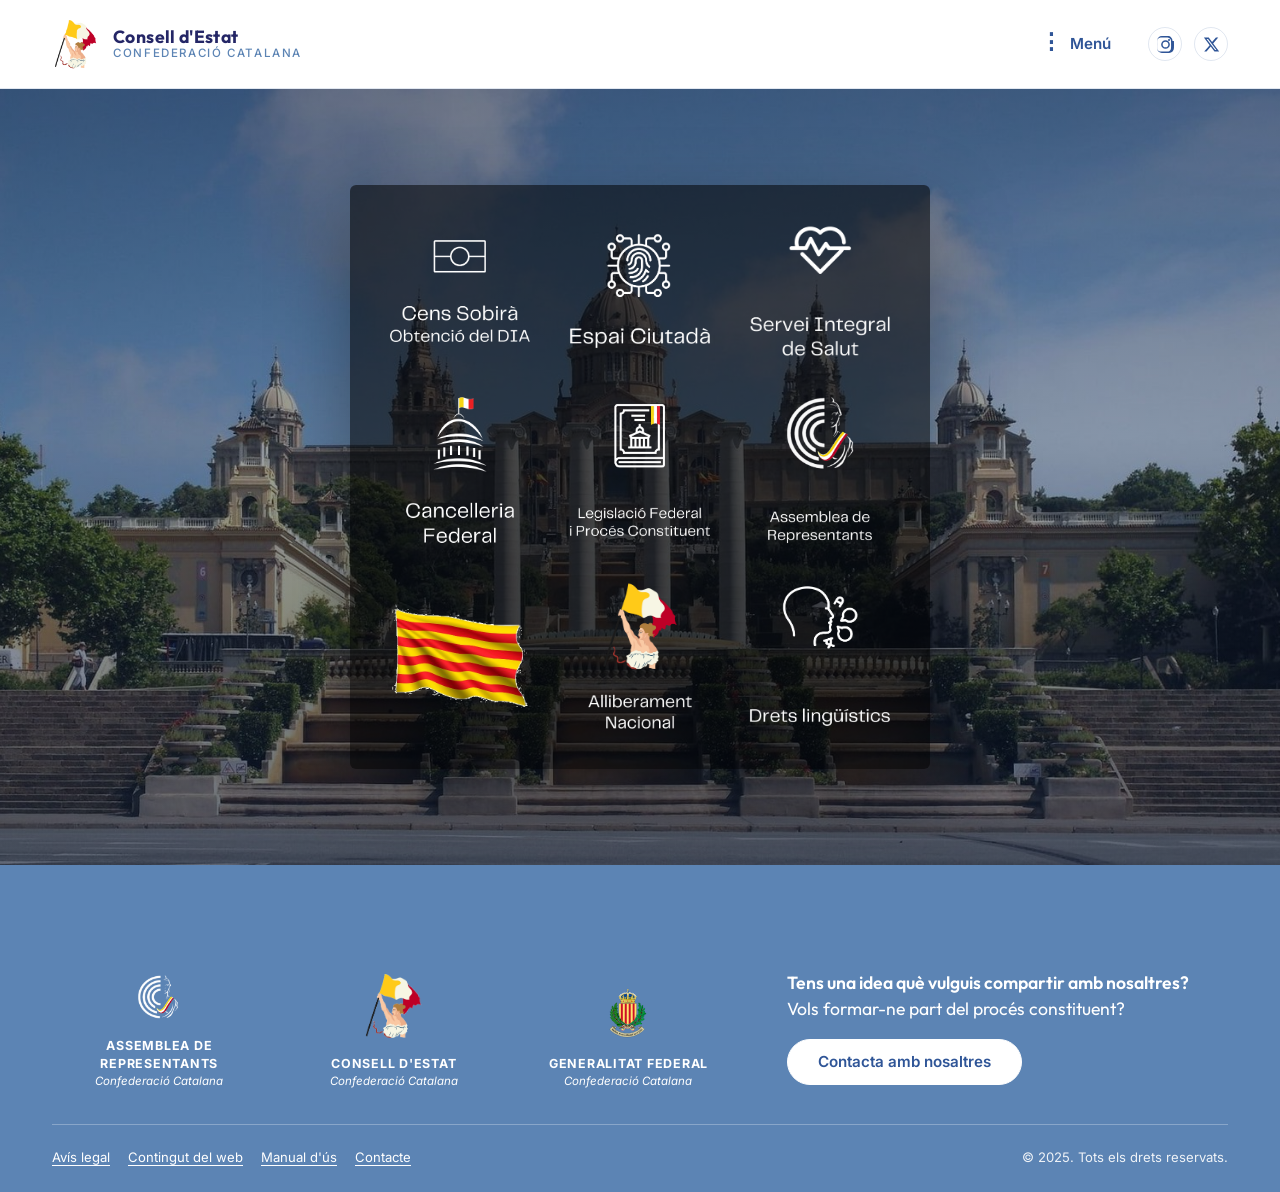
<file: index.html>
<!DOCTYPE html>
<html lang="ca">
<head>
  <meta charset="utf-8">
  <meta name="viewport" content="width=device-width, initial-scale=1">
  <title>Consell d'Estat de la Confederació Catalana</title>
  <meta name="description" content="Som el Consell d'Estat de la Confederació Catalana; el nostre objectiu és crear les condicions polítiques, socials i econòmiques necessàries per bastir un estat pancatalà, formar-ne part de les Nacions Unides com a membres observadors i la defensa jurídica de la minoria nacional catalana.">
  <link rel="icon" type="image/png" href="assets/img/julianna_cat.png">
  <link rel="preconnect" href="https://fonts.googleapis.com">
  <link rel="preconnect" href="https://fonts.gstatic.com" crossorigin>
  <link href="https://fonts.googleapis.com/css2?family=Inter:wght@300;400;500;600;700&family=Outfit:wght@400;500;600;700&display=swap" rel="stylesheet">
  <link rel="stylesheet" href="assets/css/style.css">
</head>
<body>
<header class="site-header">
  <div class="container header-inner">
    <a class="brand" href="index.html">
      <img class="brand__mark" src="assets/img/logo-consell.png" alt="Emblema del Consell d'Estat">
      <span class="brand__text">
        <span class="brand__name">Consell d'Estat</span>
        <span class="brand__sub">Confederació Catalana</span>
      </span>
    </a>
    <nav class="site-nav" aria-label="Navegació principal">
      <details class="menu">
        <summary><span class="menu__dots" aria-hidden="true">⋮</span> Menú</summary>
        <div class="menu__panel"><a href="index.html" class="is-active">Inici</a><a href="info.html">Objectius</a><a href="cens.html">Cens Sobirà</a><a href="cancelleria.html">Cancelleria</a><a href="11s2026manifest.html">11S 2026</a><a href="drets-linguistics.html">Drets Lingüístics</a><a href="alliberament-nacional.html">Alliberament nacional</a><a href="contacte.html">Contacte</a><a href="legal.html">Avís legal</a><a href="contingut.html">Contingut del web</a><a href="manual.html">Manual d'ús</a></div>
      </details>
      <div class="socials">
        <a href="https://www.instagram.com/assemblearepcat" target="_blank" rel="noopener" title="Instagram de l'Assemblea de Representants" aria-label="Instagram">
          <svg viewBox="0 0 24 24" fill="none" aria-hidden="true"><path d="M12 5.85A6.15 6.15 0 1 0 18.15 12A6.16 6.16 0 0 0 12 5.85Zm0 10.15A4 4 0 1 1 16 12a4 4 0 0 1-4 4Zm6.41-10.4a1.44 1.44 0 1 1-1.44-1.44a1.44 1.44 0 0 1 1.44 1.44Zm3.51 1.46a7.1 7.1 0 0 0-1.94-5.03A7.12 7.12 0 0 0 16.95.09C14.97-.02 9.03-.02 7.05.09A7.1 7.1 0 0 0 2.02 2.02A7.1 7.1 0 0 0 .08 7.05C-.03 9.03-.03 14.97.08 16.95a7.1 7.1 0 0 0 1.94 5.03a7.13 7.13 0 0 0 5.03 1.94c1.98.11 7.92.11 9.9 0a7.11 7.11 0 0 0 5.03-1.94a7.12 7.12 0 0 0 1.94-5.03c.11-1.98.11-7.91 0-9.89Zm-2.56 12.02a4.07 4.07 0 0 1-2.29 2.29c-1.58.63-5.33.48-7.07.48s-5.5.14-7.07-.48a4.07 4.07 0 0 1-2.29-2.29c-.63-1.58-.48-5.33-.48-7.07s-.14-5.5.48-7.07a4.07 4.07 0 0 1 2.29-2.29c1.58-.63 5.33-.48 7.07-.48s5.5-.14 7.07.48a4.07 4.07 0 0 1 2.29 2.29c.63 1.57.48 5.33.48 7.07s.15 5.5-.48 7.07Z" fill="currentColor"/></svg>
        </a>
        <a href="https://www.twitter.com/assemblearepcat" target="_blank" rel="noopener" title="X (Twitter) de l'Assemblea de Representants" aria-label="X">
          <svg viewBox="0 0 24 24" aria-hidden="true"><path d="M18.244 2.25h3.308l-7.227 8.26 8.502 11.24H16.17l-5.214-6.817L4.99 21.75H1.68l7.73-8.835L1.254 2.25H8.08l4.713 6.231 5.45-6.231Zm-1.161 17.52h1.833L7.084 4.126H5.117l11.966 15.644Z" fill="currentColor"/></svg>
        </a>
      </div>
    </nav>
  </div>
</header>
<main>
<section class="hero home-hero" style="background-image:url('assets/img/palau-nacional-de-montjua-c.jpg')">
  <div class="container"><div class="icon-panel">
        <div class="icon-grid">
<a class="icon-tile" href="cens.html" title="Cens Sobirà"><img src="assets/img/tiles/1.png" alt="Cens Sobirà"></a>
<a class="icon-tile" href="https://cens-consellestat-14b2df05.base44.app/PerfilPersonal" target="_blank" rel="noopener" title="Espai Ciutadà"><img src="assets/img/tiles/4.png" alt="Espai Ciutadà"></a>
<div class="icon-tile icon-tile--static" title="Servei Integral de Salut"><img src="assets/img/tiles/2.png" alt="Servei Integral de Salut"><span class="sr-only">Servei Integral de Salut</span></div>
<a class="icon-tile" href="cancelleria.html" title="Cancelleria Federal"><img src="assets/img/tiles/6.png" alt="Cancelleria Federal"></a>
<a class="icon-tile" href="https://cens-consellestat-14b2df05.base44.app/dolar" target="_blank" rel="noopener" title="Legislació Federal i Procés Constituent"><img src="assets/img/tiles/7.png" alt="Legislació Federal"></a>
<div class="icon-tile icon-tile--static" title="Assemblea de Representants"><img src="assets/img/tiles/8-2.png" alt="Assemblea de Representants"><span class="sr-only">Assemblea de Representants</span></div>
<a class="icon-tile" href="11s2026manifest.html" title="Diada"><img src="assets/img/tiles/icona-web---diada.png" alt="Diada"></a>
<a class="icon-tile" href="alliberament-nacional.html" title="Alliberament Nacional"><img src="assets/img/tiles/9-3.png" alt="Alliberament Nacional"></a>
<a class="icon-tile" href="drets-linguistics.html" title="Drets Lingüístics"><img src="assets/img/tiles/drets-linga1-4astics.png" alt="Drets Lingüístics"></a>
</div>
      </div></div>
</section>
</main>
<footer class="site-footer">
  <div class="container">
    <div class="footer-main">
      <div class="footer-logos">
        <div class="footer-logo"><img src="assets/img/emblema-arc-2023.png" alt="Emblema de l'Assemblea de Representants"><p>Assemblea de Representants<em>Confederació Catalana</em></p></div>
        <div class="footer-logo footer-logo--portrait"><img src="assets/img/julianna-flag.png" alt="Emblema del Consell d'Estat"><p>Consell d'Estat<em>Confederació Catalana</em></p></div>
        <div class="footer-logo"><img src="assets/img/01a-assemblea-representants-escut-d-armes-01.svg" alt="Escut de la Generalitat Federal"><p>Generalitat Federal<em>Confederació Catalana</em></p></div>
      </div>
      <div class="footer-cta">
        <h2>Tens una idea què vulguis compartir amb nosaltres? <span>Vols formar-ne part del procés constituent?</span></h2>
        <a class="btn btn--white" href="contacte.html">Contacta amb nosaltres</a>
      </div>
    </div>
    <div class="footer-bottom">
      <nav class="footer-links" aria-label="Enllaços legals">
        <a href="legal.html">Avís legal</a>
        <a href="contingut.html">Contingut del web</a>
        <a href="manual.html">Manual d'ús</a>
        <a href="contacte.html">Contacte</a>
      </nav>
      <p>© 2025. Tots els drets reservats.</p>
    </div>
  </div>
</footer>
</body>
</html>
</file>
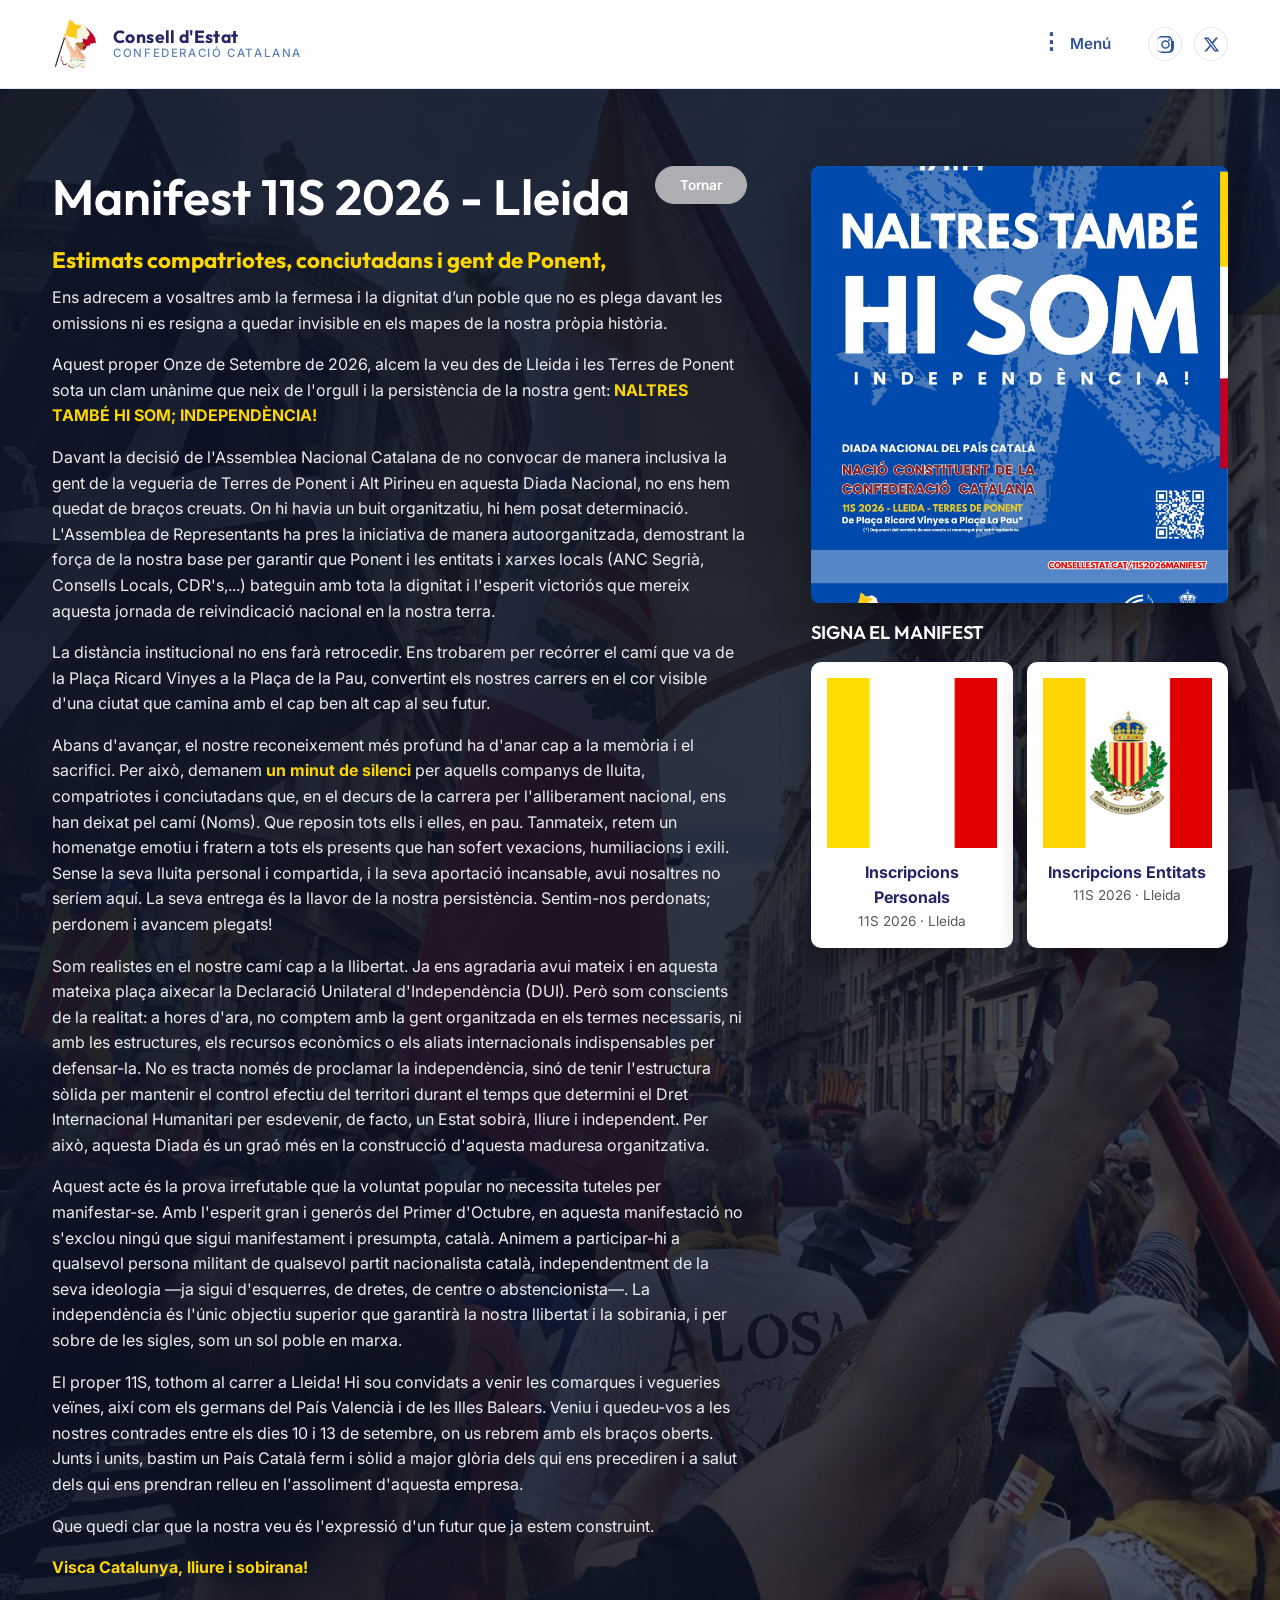
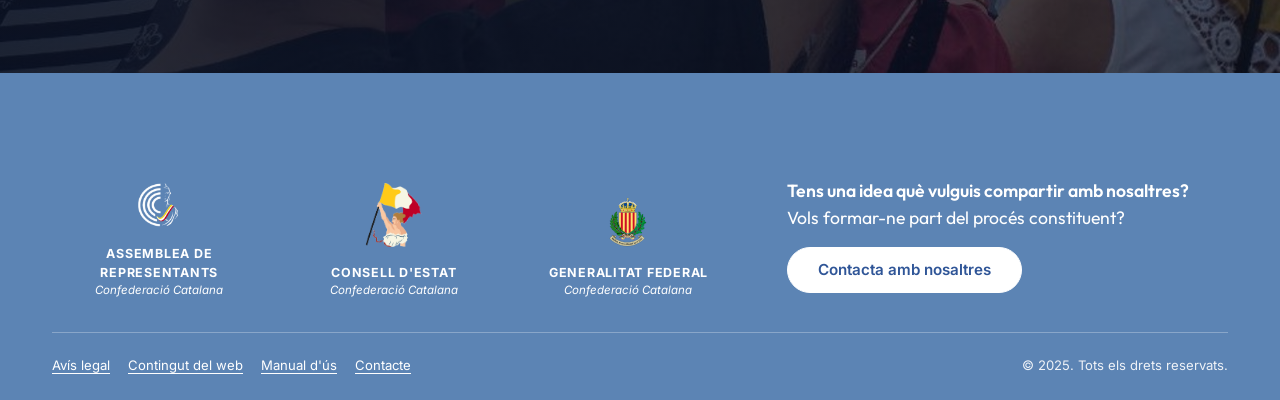
<file: 11s2026manifest.html>
<!DOCTYPE html>
<html lang="ca">
<head>
  <meta charset="utf-8">
  <meta name="viewport" content="width=device-width, initial-scale=1">
  <title>Manifest 11S 2026 | Consell d'Estat de la Confederació Catalana</title>
  <meta name="description" content="Manifest de l'Onze de Setembre de 2026 a Lleida: Naltros també hi som; independència!">
  <link rel="icon" type="image/png" href="assets/img/julianna_cat.png">
  <link rel="preconnect" href="https://fonts.googleapis.com">
  <link rel="preconnect" href="https://fonts.gstatic.com" crossorigin>
  <link href="https://fonts.googleapis.com/css2?family=Inter:wght@300;400;500;600;700&family=Outfit:wght@400;500;600;700&display=swap" rel="stylesheet">
  <link rel="stylesheet" href="assets/css/style.css">
</head>
<body>
<header class="site-header">
  <div class="container header-inner">
    <a class="brand" href="index.html">
      <img class="brand__mark" src="assets/img/logo-consell.png" alt="Emblema del Consell d'Estat">
      <span class="brand__text">
        <span class="brand__name">Consell d'Estat</span>
        <span class="brand__sub">Confederació Catalana</span>
      </span>
    </a>
    <nav class="site-nav" aria-label="Navegació principal">
      <details class="menu">
        <summary><span class="menu__dots" aria-hidden="true">⋮</span> Menú</summary>
        <div class="menu__panel"><a href="index.html">Inici</a><a href="info.html">Objectius</a><a href="cens.html">Cens Sobirà</a><a href="cancelleria.html">Cancelleria</a><a href="11s2026manifest.html" class="is-active">11S 2026</a><a href="drets-linguistics.html">Drets Lingüístics</a><a href="alliberament-nacional.html">Alliberament nacional</a><a href="contacte.html">Contacte</a><a href="legal.html">Avís legal</a><a href="contingut.html">Contingut del web</a><a href="manual.html">Manual d'ús</a></div>
      </details>
      <div class="socials">
        <a href="https://www.instagram.com/assemblearepcat" target="_blank" rel="noopener" title="Instagram de l'Assemblea de Representants" aria-label="Instagram">
          <svg viewBox="0 0 24 24" fill="none" aria-hidden="true"><path d="M12 5.85A6.15 6.15 0 1 0 18.15 12A6.16 6.16 0 0 0 12 5.85Zm0 10.15A4 4 0 1 1 16 12a4 4 0 0 1-4 4Zm6.41-10.4a1.44 1.44 0 1 1-1.44-1.44a1.44 1.44 0 0 1 1.44 1.44Zm3.51 1.46a7.1 7.1 0 0 0-1.94-5.03A7.12 7.12 0 0 0 16.95.09C14.97-.02 9.03-.02 7.05.09A7.1 7.1 0 0 0 2.02 2.02A7.1 7.1 0 0 0 .08 7.05C-.03 9.03-.03 14.97.08 16.95a7.1 7.1 0 0 0 1.94 5.03a7.13 7.13 0 0 0 5.03 1.94c1.98.11 7.92.11 9.9 0a7.11 7.11 0 0 0 5.03-1.94a7.12 7.12 0 0 0 1.94-5.03c.11-1.98.11-7.91 0-9.89Zm-2.56 12.02a4.07 4.07 0 0 1-2.29 2.29c-1.58.63-5.33.48-7.07.48s-5.5.14-7.07-.48a4.07 4.07 0 0 1-2.29-2.29c-.63-1.58-.48-5.33-.48-7.07s-.14-5.5.48-7.07a4.07 4.07 0 0 1 2.29-2.29c1.58-.63 5.33-.48 7.07-.48s5.5-.14 7.07.48a4.07 4.07 0 0 1 2.29 2.29c.63 1.57.48 5.33.48 7.07s.15 5.5-.48 7.07Z" fill="currentColor"/></svg>
        </a>
        <a href="https://www.twitter.com/assemblearepcat" target="_blank" rel="noopener" title="X (Twitter) de l'Assemblea de Representants" aria-label="X">
          <svg viewBox="0 0 24 24" aria-hidden="true"><path d="M18.244 2.25h3.308l-7.227 8.26 8.502 11.24H16.17l-5.214-6.817L4.99 21.75H1.68l7.73-8.835L1.254 2.25H8.08l4.713 6.231 5.45-6.231Zm-1.161 17.52h1.833L7.084 4.126H5.117l11.966 15.644Z" fill="currentColor"/></svg>
        </a>
      </div>
    </nav>
  </div>
</header>
<main>
<section class="manifest" style="background-image:url('assets/img/photo_2021-09-11_23-06-38.jpg')">
  <div class="container"><div class="manifest__grid"><div>
      <div class="page-head" style="margin-bottom:18px">
        <h1 class="manifest__title">Manifest 11S 2026 - Lleida</h1>
        <a class="btn btn--ghost" href="index.html">Tornar</a>
      </div>
      <div class="prose prose--light"><h3><span><strong>Estimats compatriotes, conciutadans i gent de Ponent,</strong></span></h3><p><span>Ens adrecem a vosaltres amb la fermesa i la dignitat d’un poble que no es plega davant les omissions ni es resigna a quedar invisible en els mapes de la nostra pròpia història.</span></p><p><span>Aquest proper Onze de Setembre de 2026, alcem la veu des de Lleida i les Terres de Ponent sota un clam unànime que neix de l'orgull i la persistència de la nostra gent: <strong>NALTRES TAMBÉ HI SOM; INDEPENDÈNCIA!</strong></span></p><p><span>Davant la decisió de l'Assemblea Nacional Catalana de no convocar de manera inclusiva la gent de la vegueria de Terres de Ponent i Alt Pirineu en aquesta Diada Nacional, no ens hem quedat de braços creuats. On hi havia un buit organitzatiu, hi hem posat determinació. L'Assemblea de Representants ha pres la iniciativa de manera autoorganitzada, demostrant la força de la nostra base per garantir que Ponent i les entitats i xarxes locals (ANC Segrià, Consells Locals, CDR's,...) bateguin amb tota la dignitat i l'esperit victoriós que mereix aquesta jornada de reivindicació nacional en la nostra terra.</span></p><p><span>La distància institucional no ens farà retrocedir. Ens trobarem per recórrer el camí que va de la Plaça Ricard Vinyes a la Plaça de la Pau, convertint els nostres carrers en el cor visible d'una ciutat que camina amb el cap ben alt cap al seu futur.</span></p><p><span>Abans d'avançar, el nostre reconeixement més profund ha d'anar cap a la memòria i el sacrifici. Per això, demanem <strong>un minut de silenci</strong> per aquells companys de lluita, compatriotes i conciutadans que, en el decurs de la carrera per l'alliberament nacional, ens han deixat pel camí (Noms). Que reposin tots ells i elles, en pau. Tanmateix, retem un homenatge emotiu i fratern a tots els presents que han sofert vexacions, humiliacions i exili. Sense la seva lluita personal i compartida, i la seva aportació incansable, avui nosaltres no seríem aquí. La seva entrega és la llavor de la nostra persistència. Sentim-nos perdonats; perdonem i avancem plegats!</span></p><p><span>Som realistes en el nostre camí cap a la llibertat. Ja ens agradaria avui mateix i en aquesta mateixa plaça aixecar la Declaració Unilateral d'Independència (DUI). Però som conscients de la realitat: a hores d'ara, no comptem amb la gent organitzada en els termes necessaris, ni amb les estructures, els recursos econòmics o els aliats internacionals indispensables per defensar-la. No es tracta només de proclamar la independència, sinó de tenir l'estructura sòlida per mantenir el control efectiu del territori durant el temps que determini el Dret Internacional Humanitari per esdevenir, de facto, un Estat sobirà, lliure i independent. Per això, aquesta Diada és un graó més en la construcció d'aquesta maduresa organitzativa.</span></p><p><span>Aquest acte és la prova irrefutable que la voluntat popular no necessita tuteles per manifestar-se. Amb l'esperit gran i generós del Primer d'Octubre, en aquesta manifestació no s'exclou ningú que sigui manifestament i presumpta, català. Animem a participar-hi a qualsevol persona militant de qualsevol partit nacionalista català, independentment de la seva ideologia —ja sigui d'esquerres, de dretes, de centre o abstencionista—. La independència és l'únic objectiu superior que garantirà la nostra llibertat i la sobirania, i per sobre de les sigles, som un sol poble en marxa.</span></p><p><span>El proper 11S, tothom al carrer a Lleida! Hi sou convidats a venir les comarques i vegueries veïnes, així com els germans del País Valencià i de les Illes Balears. Veniu i quedeu-vos a les nostres contrades entre els dies 10 i 13 de setembre, on us rebrem amb els braços oberts. Junts i units, bastim un País Català ferm i sòlid a major glòria dels qui ens precediren i a salut dels qui ens prendran relleu en l'assoliment d'aquesta empresa.</span></p><p><span>Que quedi clar que la nostra veu és l'expressió d'un futur que ja estem construint.</span></p><p><span><strong>Visca Catalunya, lliure i sobirana!</strong></span></p></div>
    </div><aside class="manifest__aside">
      <img class="manifest__poster" src="assets/img/11s-2026-cartell.png" alt="Cartell del Manifest de l'Onze de Setembre de 2026 a Lleida">
      <h2 style="margin:0;font-size:1.15rem;color:#fff">SIGNA EL MANIFEST</h2>
      <div class="manifest__flags">
      <a class="flag-card" href="diada.html"><img src="assets/img/tricolor-federal.png" alt="Pavelló civil tricolor"><strong>Inscripcions Personals</strong><span>11S 2026 · Lleida</span></a>
      <a class="flag-card" href="diada-entitats.html"><img src="assets/img/tricolor-federal-amb-escut.png" alt="Pavelló federal amb escut"><strong>Inscripcions Entitats</strong><span>11S 2026 · Lleida</span></a>
    </div>
    </aside></div></div>
</section>
</main>
<footer class="site-footer">
  <div class="container">
    <div class="footer-main">
      <div class="footer-logos">
        <div class="footer-logo"><img src="assets/img/emblema-arc-2023.png" alt="Emblema de l'Assemblea de Representants"><p>Assemblea de Representants<em>Confederació Catalana</em></p></div>
        <div class="footer-logo footer-logo--portrait"><img src="assets/img/julianna-flag.png" alt="Emblema del Consell d'Estat"><p>Consell d'Estat<em>Confederació Catalana</em></p></div>
        <div class="footer-logo"><img src="assets/img/01a-assemblea-representants-escut-d-armes-01.svg" alt="Escut de la Generalitat Federal"><p>Generalitat Federal<em>Confederació Catalana</em></p></div>
      </div>
      <div class="footer-cta">
        <h2>Tens una idea què vulguis compartir amb nosaltres? <span>Vols formar-ne part del procés constituent?</span></h2>
        <a class="btn btn--white" href="contacte.html">Contacta amb nosaltres</a>
      </div>
    </div>
    <div class="footer-bottom">
      <nav class="footer-links" aria-label="Enllaços legals">
        <a href="legal.html">Avís legal</a>
        <a href="contingut.html">Contingut del web</a>
        <a href="manual.html">Manual d'ús</a>
        <a href="contacte.html">Contacte</a>
      </nav>
      <p>© 2025. Tots els drets reservats.</p>
    </div>
  </div>
</footer>
</body>
</html>
</file>
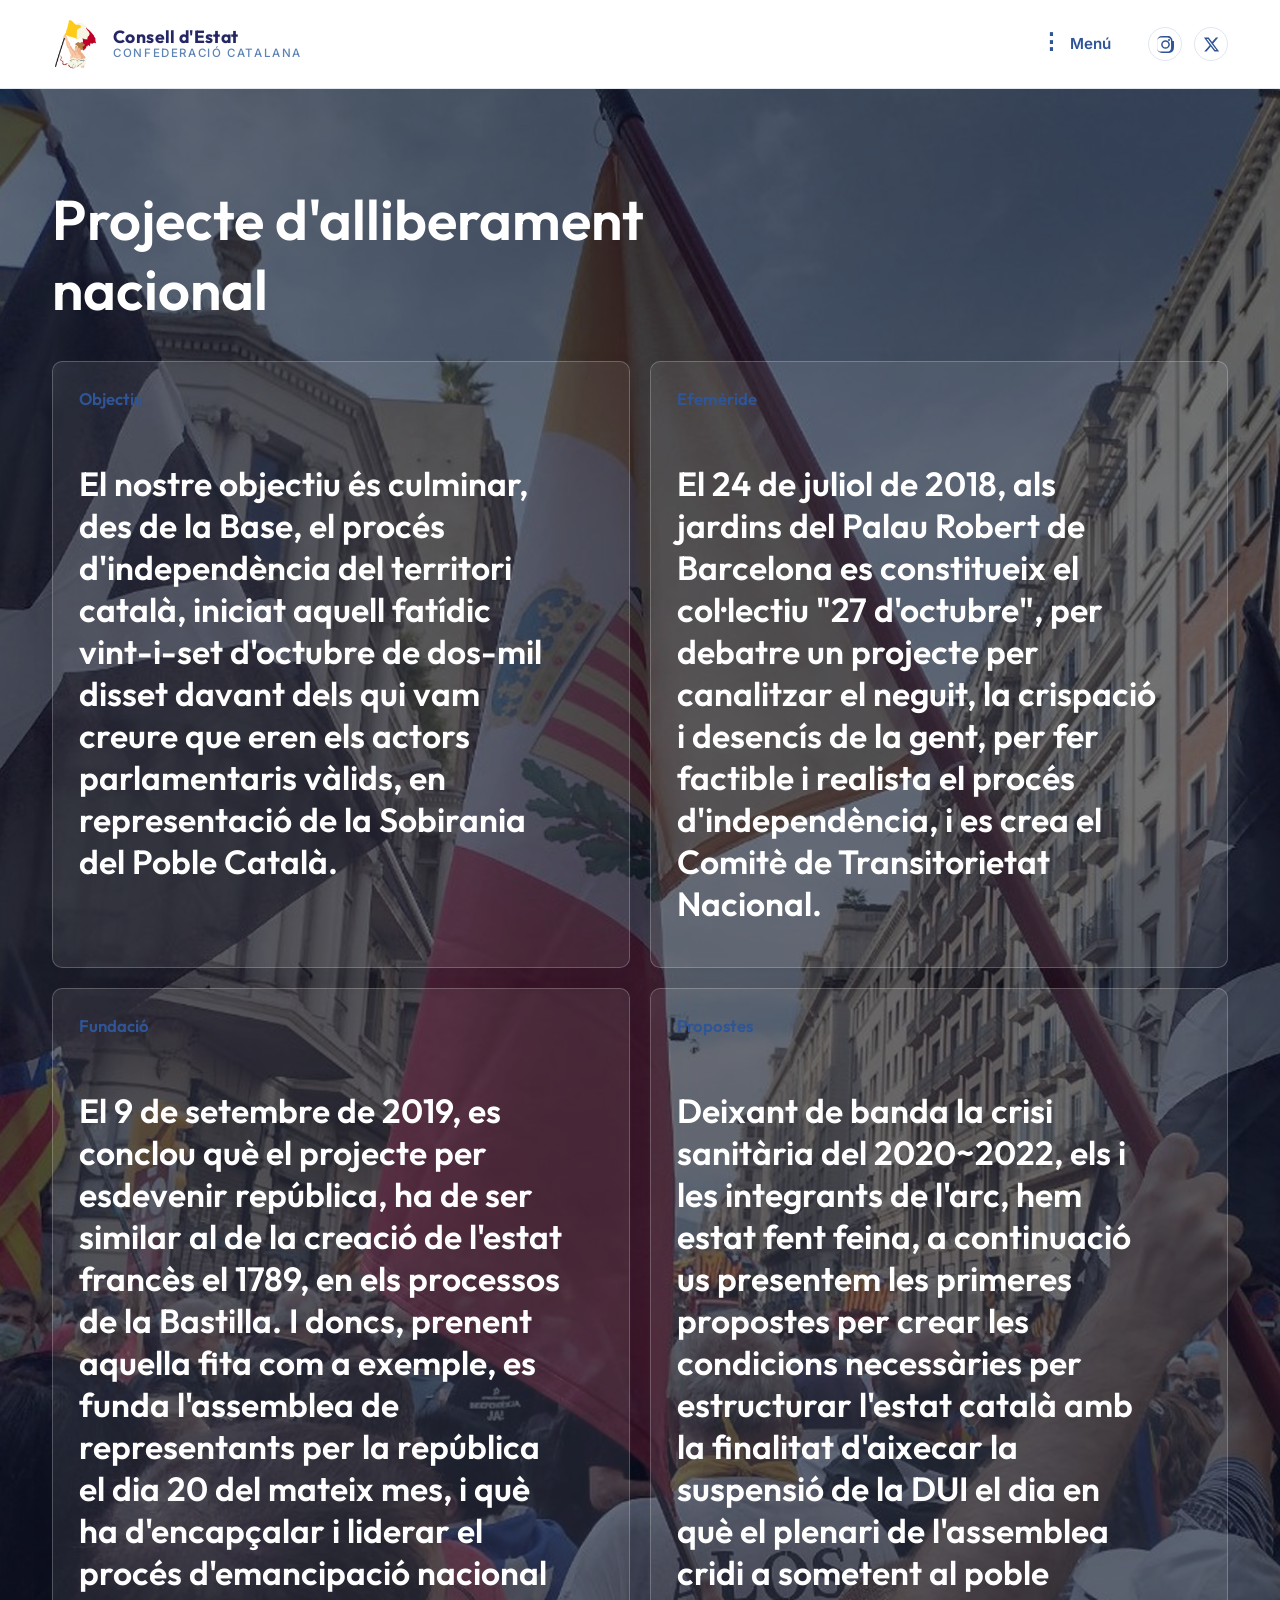
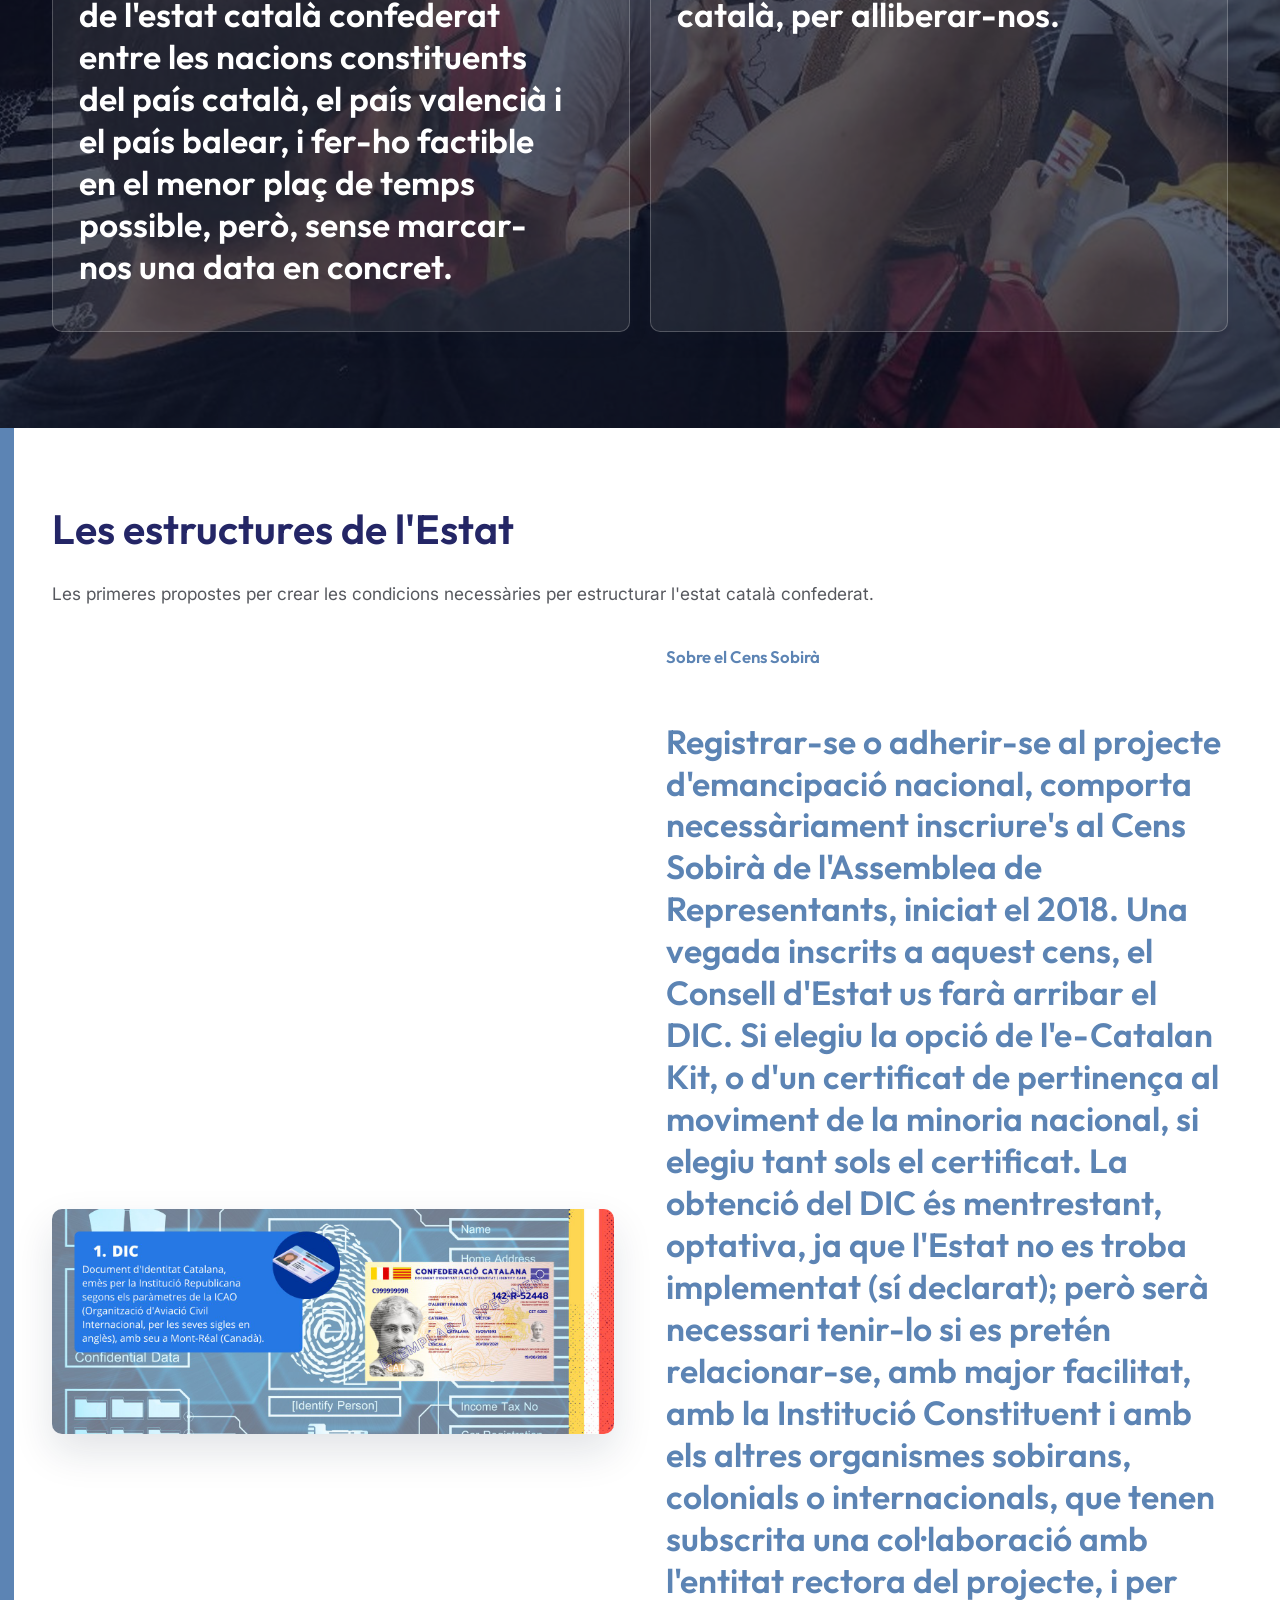
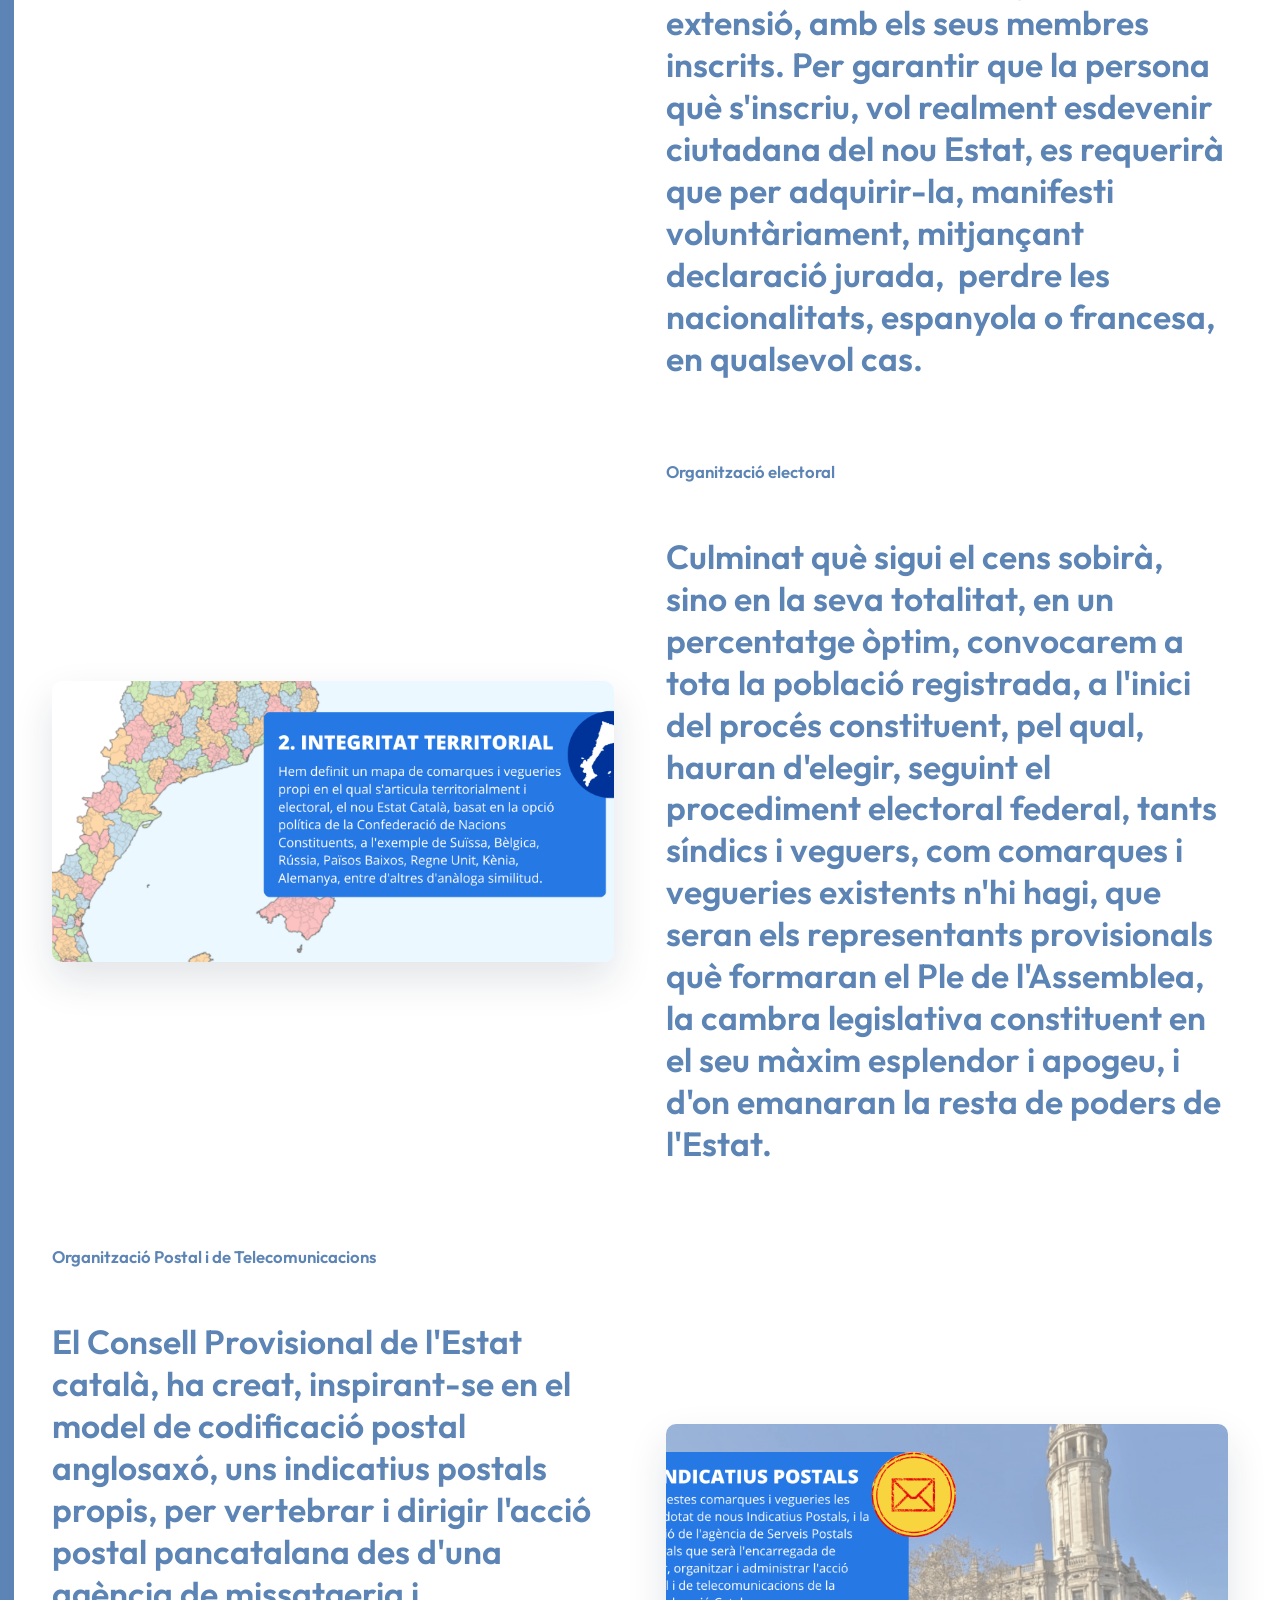
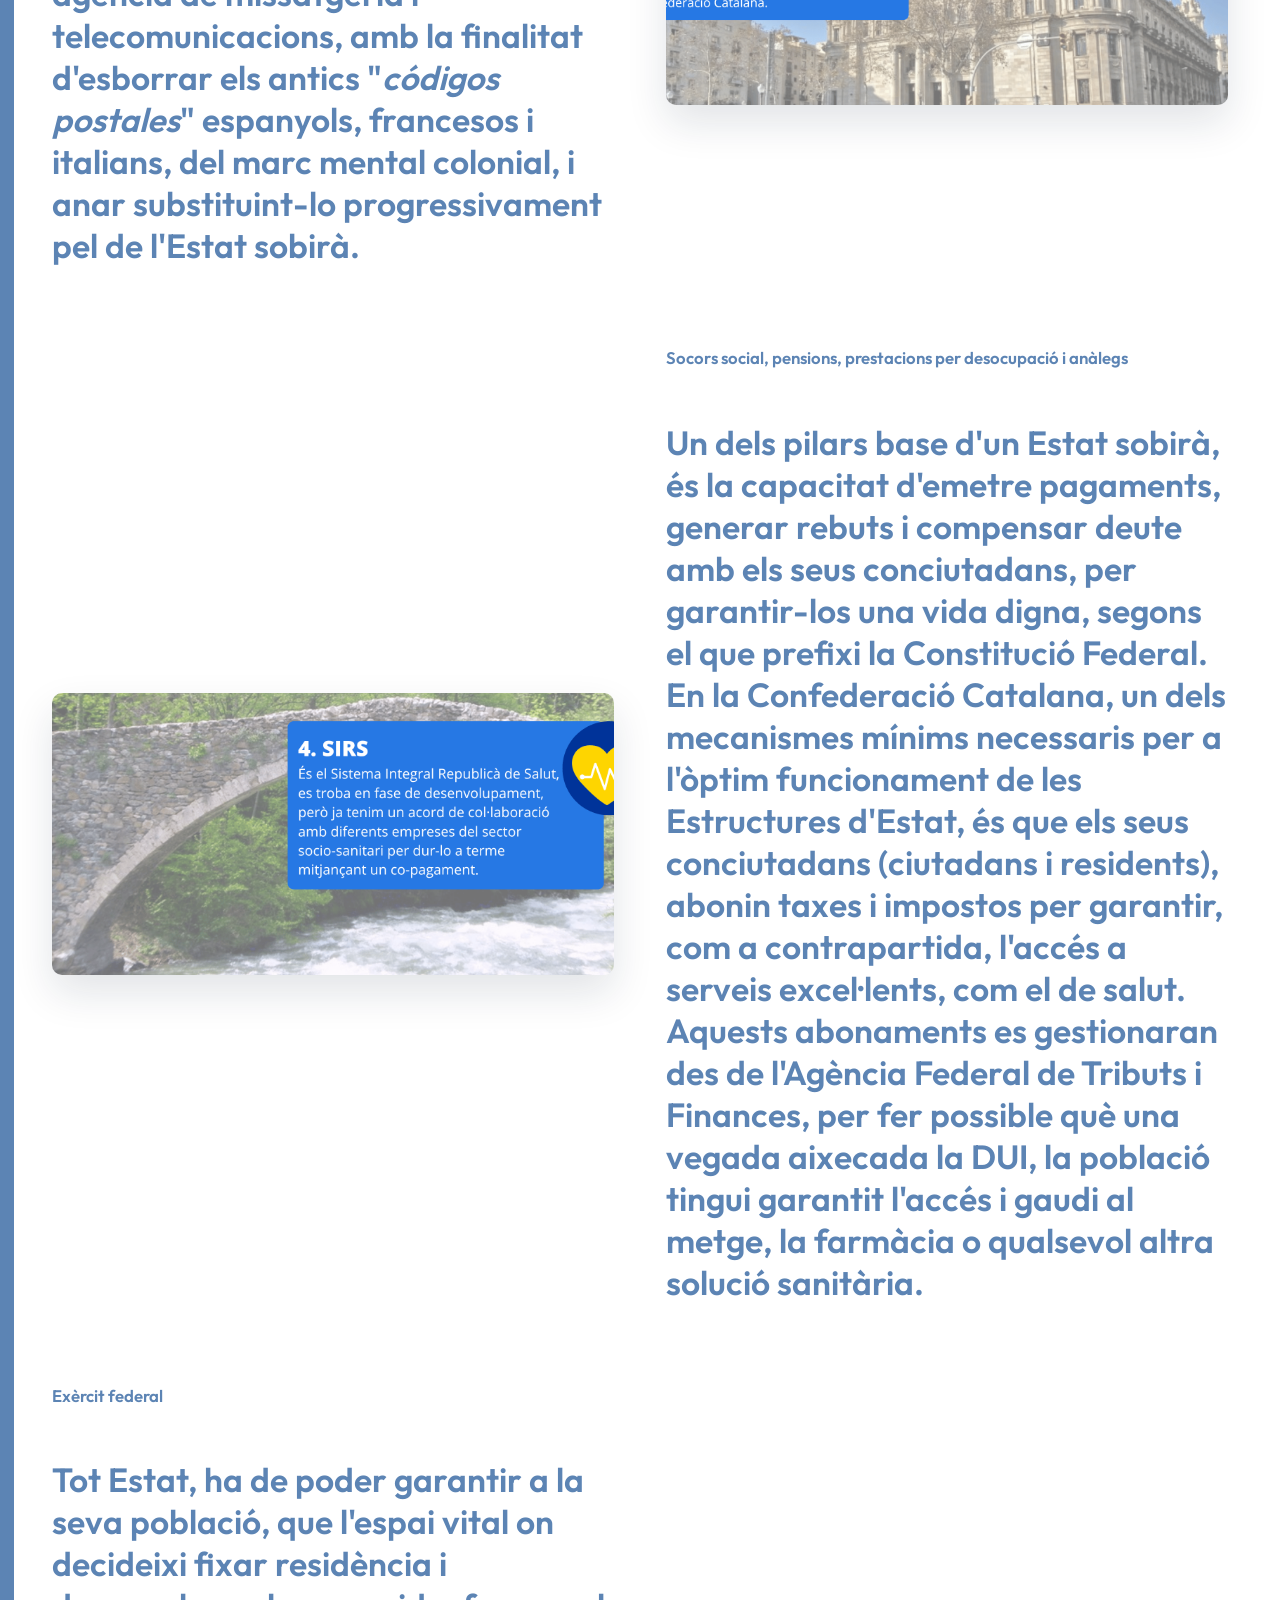
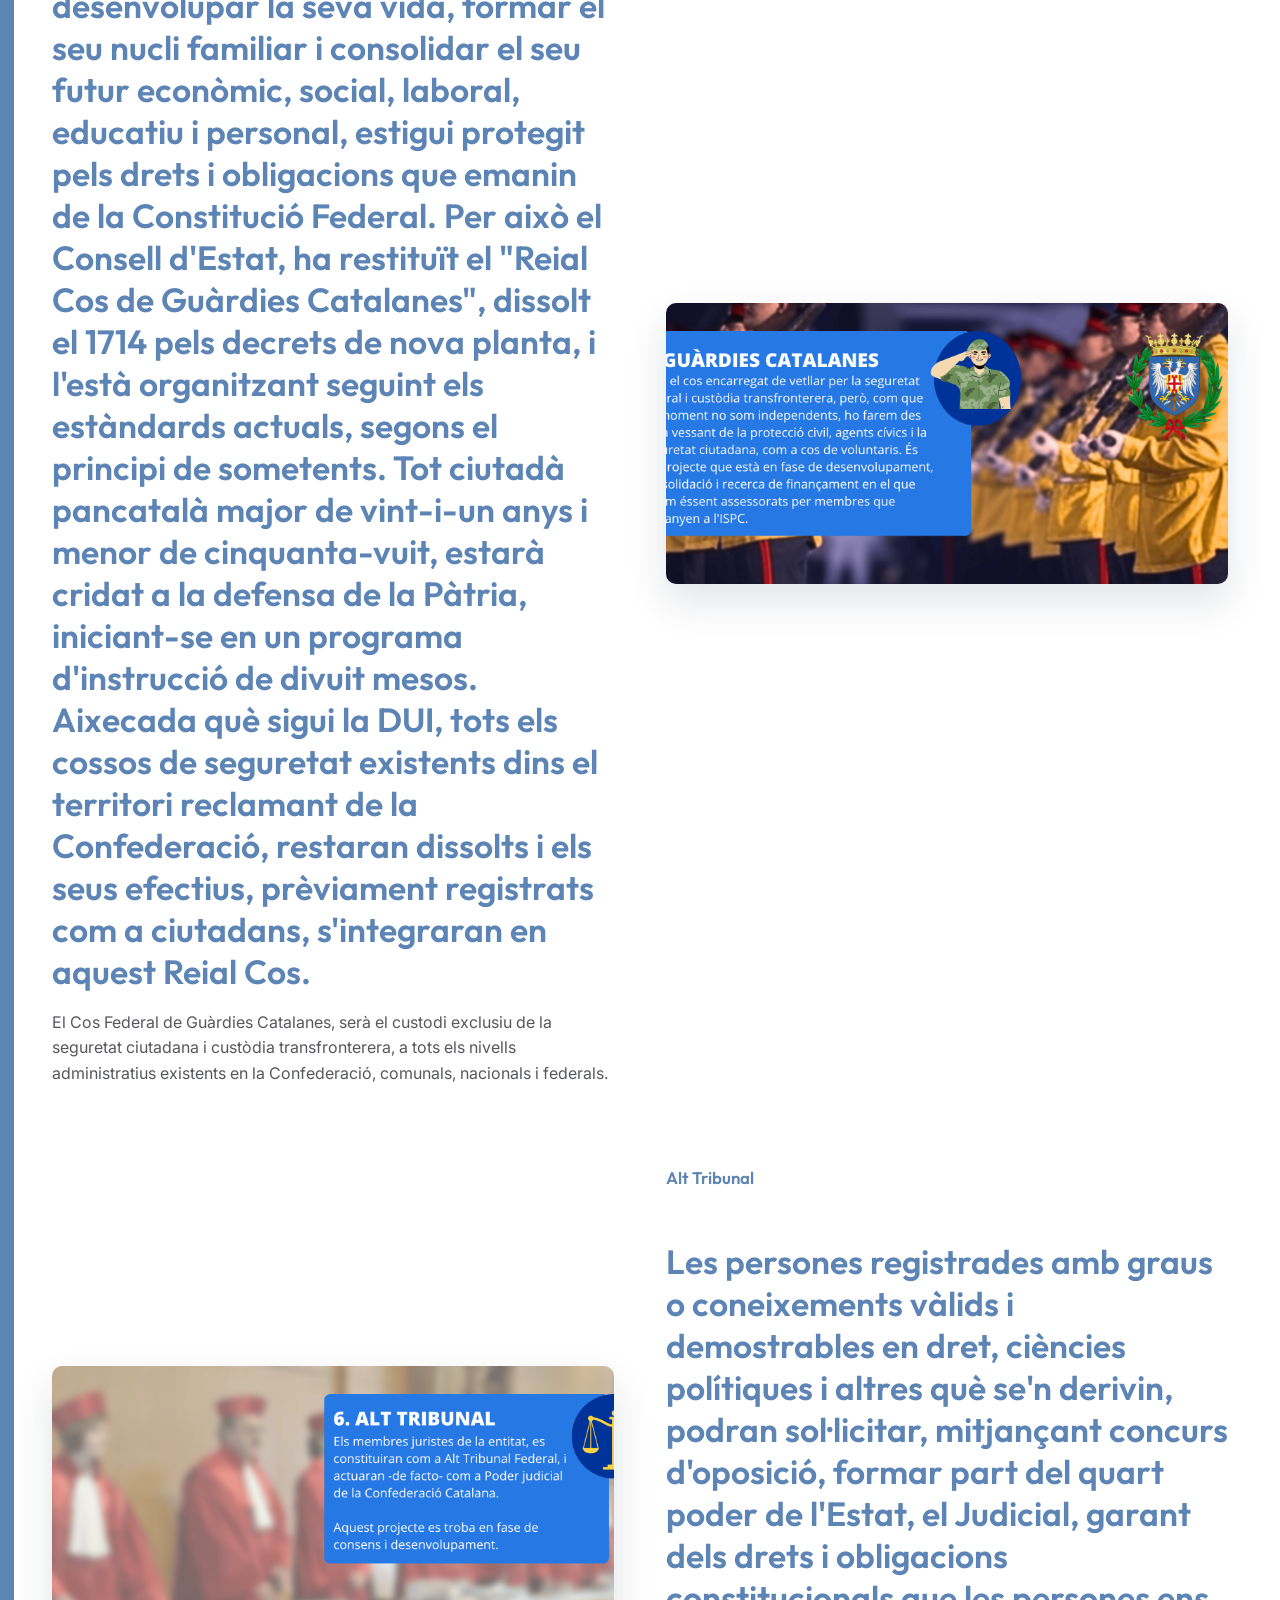
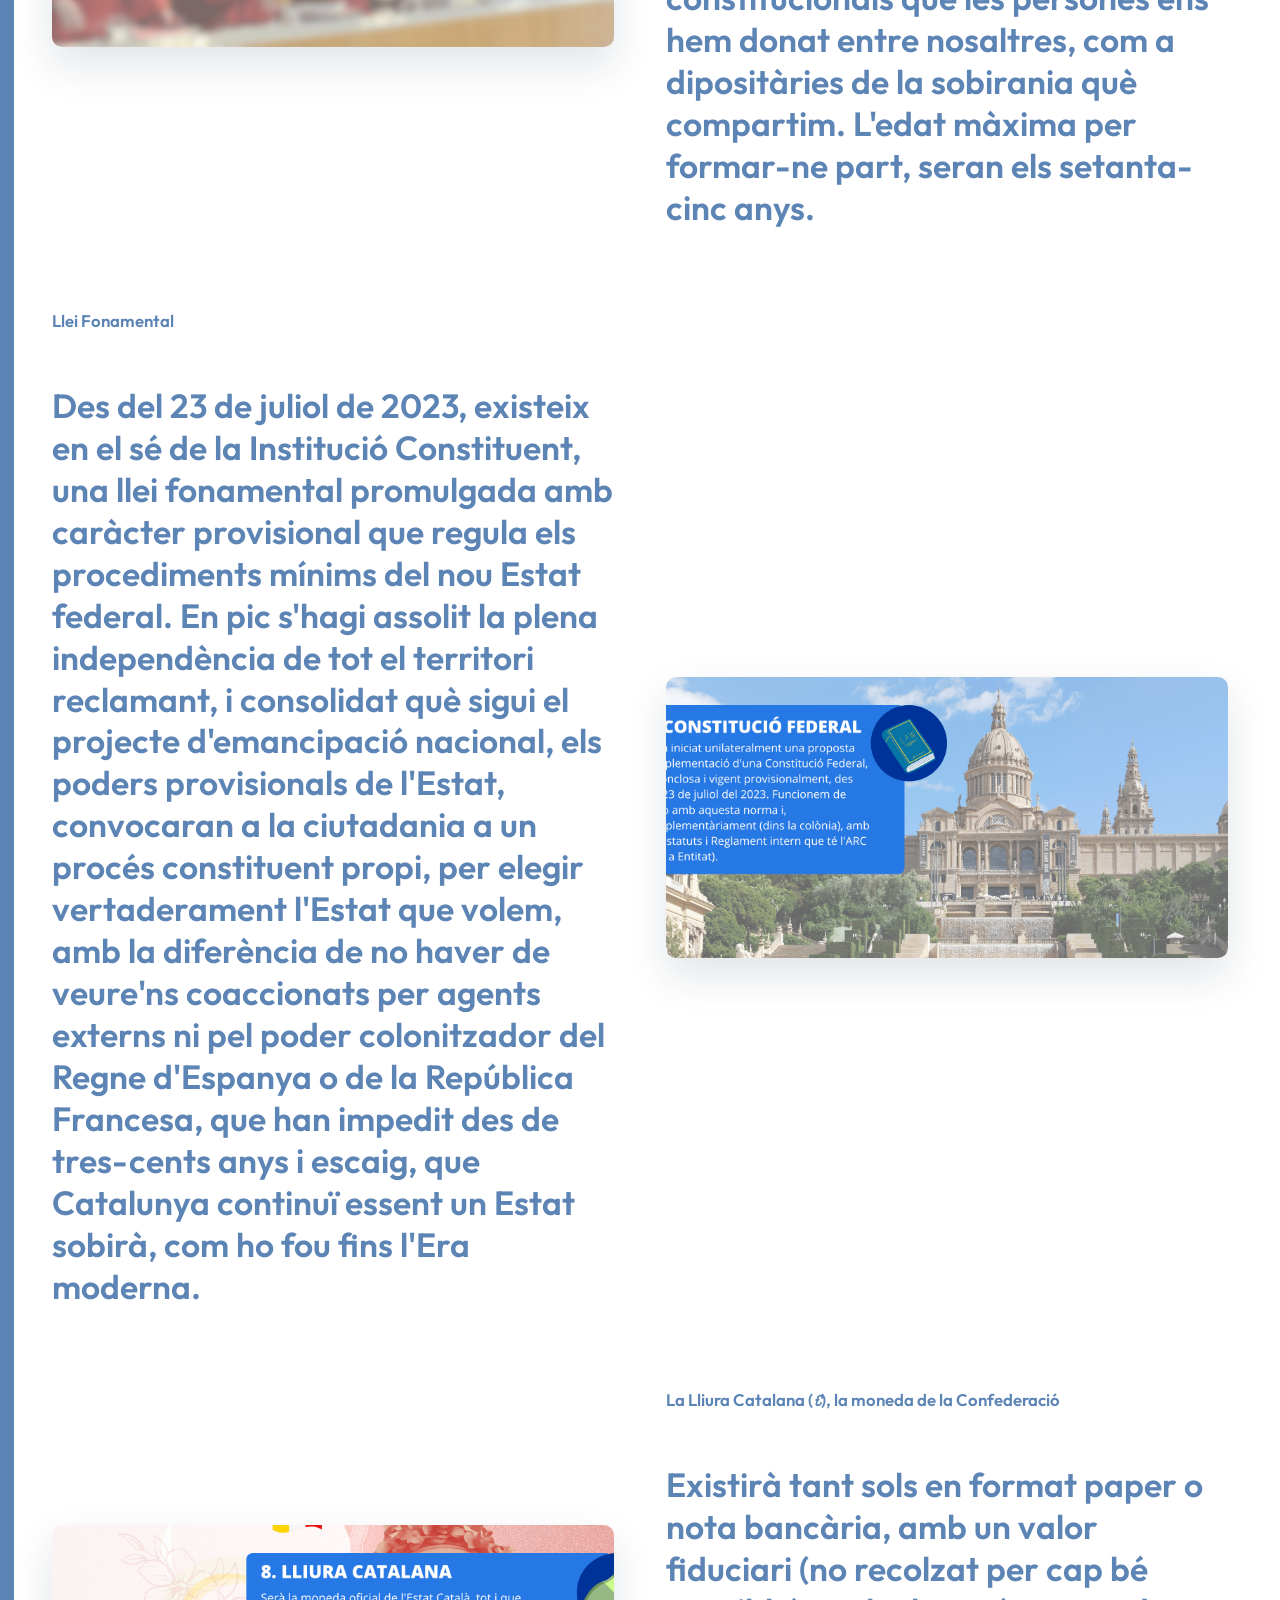
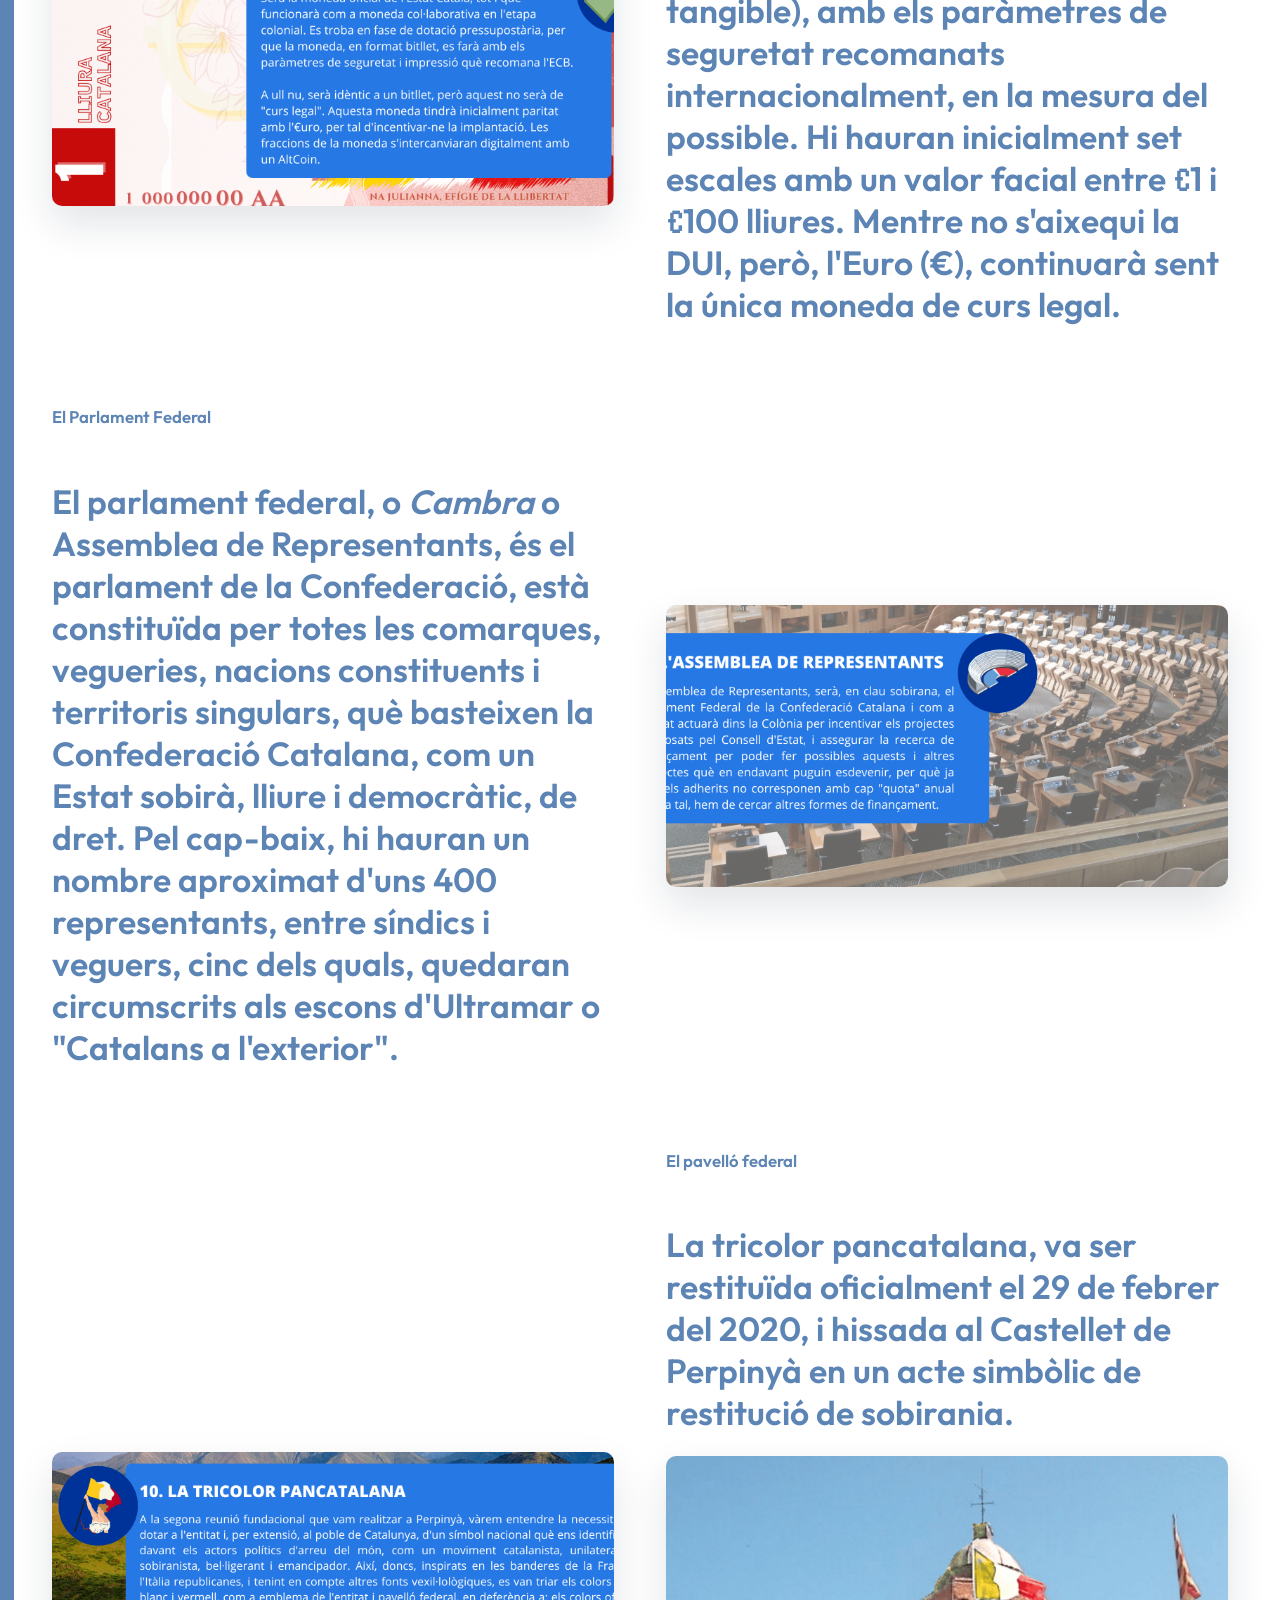
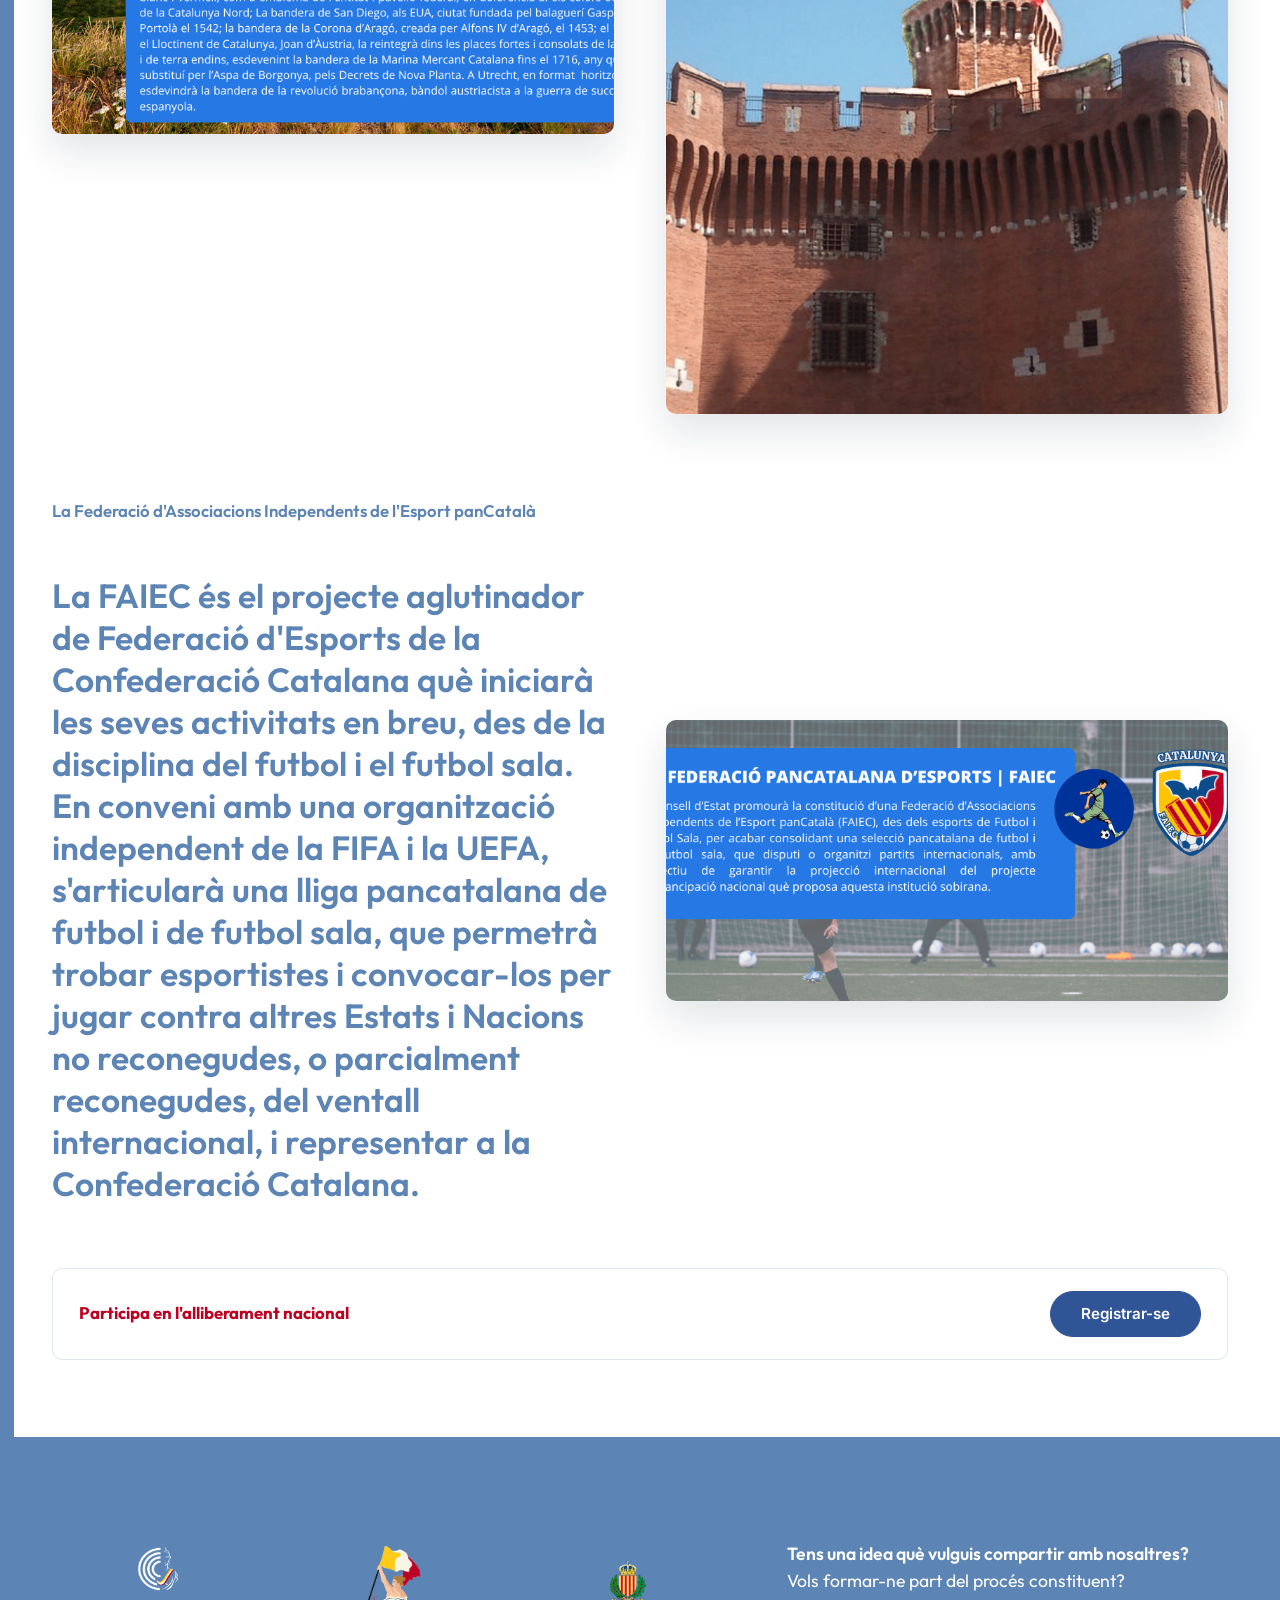
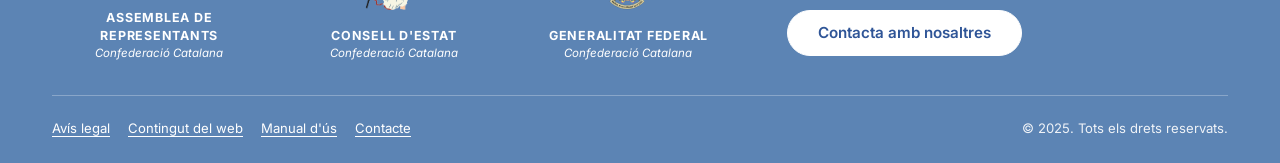
<file: alliberament-nacional.html>
<!DOCTYPE html>
<html lang="ca">
<head>
  <meta charset="utf-8">
  <meta name="viewport" content="width=device-width, initial-scale=1">
  <title>Projecte d'alliberament nacional | Consell d'Estat de la Confederació Catalana</title>
  <meta name="description" content="Projecte d'alliberament nacional: objectiu, efemèride, fundació i propostes per estructurar l'estat català confederat.">
  <link rel="icon" type="image/png" href="assets/img/julianna_cat.png">
  <link rel="preconnect" href="https://fonts.googleapis.com">
  <link rel="preconnect" href="https://fonts.gstatic.com" crossorigin>
  <link href="https://fonts.googleapis.com/css2?family=Inter:wght@300;400;500;600;700&family=Outfit:wght@400;500;600;700&display=swap" rel="stylesheet">
  <link rel="stylesheet" href="assets/css/style.css">
</head>
<body>
<header class="site-header">
  <div class="container header-inner">
    <a class="brand" href="index.html">
      <img class="brand__mark" src="assets/img/logo-consell.png" alt="Emblema del Consell d'Estat">
      <span class="brand__text">
        <span class="brand__name">Consell d'Estat</span>
        <span class="brand__sub">Confederació Catalana</span>
      </span>
    </a>
    <nav class="site-nav" aria-label="Navegació principal">
      <details class="menu">
        <summary><span class="menu__dots" aria-hidden="true">⋮</span> Menú</summary>
        <div class="menu__panel"><a href="index.html">Inici</a><a href="info.html">Objectius</a><a href="cens.html">Cens Sobirà</a><a href="cancelleria.html">Cancelleria</a><a href="11s2026manifest.html">11S 2026</a><a href="drets-linguistics.html">Drets Lingüístics</a><a href="alliberament-nacional.html" class="is-active">Alliberament nacional</a><a href="contacte.html">Contacte</a><a href="legal.html">Avís legal</a><a href="contingut.html">Contingut del web</a><a href="manual.html">Manual d'ús</a></div>
      </details>
      <div class="socials">
        <a href="https://www.instagram.com/assemblearepcat" target="_blank" rel="noopener" title="Instagram de l'Assemblea de Representants" aria-label="Instagram">
          <svg viewBox="0 0 24 24" fill="none" aria-hidden="true"><path d="M12 5.85A6.15 6.15 0 1 0 18.15 12A6.16 6.16 0 0 0 12 5.85Zm0 10.15A4 4 0 1 1 16 12a4 4 0 0 1-4 4Zm6.41-10.4a1.44 1.44 0 1 1-1.44-1.44a1.44 1.44 0 0 1 1.44 1.44Zm3.51 1.46a7.1 7.1 0 0 0-1.94-5.03A7.12 7.12 0 0 0 16.95.09C14.97-.02 9.03-.02 7.05.09A7.1 7.1 0 0 0 2.02 2.02A7.1 7.1 0 0 0 .08 7.05C-.03 9.03-.03 14.97.08 16.95a7.1 7.1 0 0 0 1.94 5.03a7.13 7.13 0 0 0 5.03 1.94c1.98.11 7.92.11 9.9 0a7.11 7.11 0 0 0 5.03-1.94a7.12 7.12 0 0 0 1.94-5.03c.11-1.98.11-7.91 0-9.89Zm-2.56 12.02a4.07 4.07 0 0 1-2.29 2.29c-1.58.63-5.33.48-7.07.48s-5.5.14-7.07-.48a4.07 4.07 0 0 1-2.29-2.29c-.63-1.58-.48-5.33-.48-7.07s-.14-5.5.48-7.07a4.07 4.07 0 0 1 2.29-2.29c1.58-.63 5.33-.48 7.07-.48s5.5-.14 7.07.48a4.07 4.07 0 0 1 2.29 2.29c.63 1.57.48 5.33.48 7.07s.15 5.5-.48 7.07Z" fill="currentColor"/></svg>
        </a>
        <a href="https://www.twitter.com/assemblearepcat" target="_blank" rel="noopener" title="X (Twitter) de l'Assemblea de Representants" aria-label="X">
          <svg viewBox="0 0 24 24" aria-hidden="true"><path d="M18.244 2.25h3.308l-7.227 8.26 8.502 11.24H16.17l-5.214-6.817L4.99 21.75H1.68l7.73-8.835L1.254 2.25H8.08l4.713 6.231 5.45-6.231Zm-1.161 17.52h1.833L7.084 4.126H5.117l11.966 15.644Z" fill="currentColor"/></svg>
        </a>
      </div>
    </nav>
  </div>
</header>
<main>
<section class="hero hero--strong" style="background-image:url('assets/img/photo_2021-09-11_23-06-38.jpg')" ><div class="container"><div class="hero__content">
      <h1>Projecte d'alliberament nacional</h1>
    </div>
    <div class="grid-2" style="margin-top:36px;gap:20px;align-items:stretch"><article class="prose prose--light card" style="background:rgba(255,255,255,.08);border-color:rgba(255,255,255,.22)"><h5><span>Objectiu</span></h5><h1><span>El nostre objectiu és culminar, des de la Base, el procés d'independència del territori català, iniciat aquell fatídic vint-i-set d'octubre de dos-mil disset davant dels qui vam creure que eren els actors parlamentaris vàlids, en representació de la Sobirania del Poble Català.</span></h1></article><article class="prose prose--light card" style="background:rgba(255,255,255,.08);border-color:rgba(255,255,255,.22)"><h5><span>Efemèride</span></h5><h1><span>El 24 de juliol de 2018, als jardins del Palau Robert de Barcelona es constitueix el col·lectiu "27 d'octubre", per debatre un projecte per canalitzar el neguit, la crispació i desencís de la gent, per fer factible i realista el procés d'independència, i es crea el Comitè de Transitorietat Nacional.</span></h1></article><article class="prose prose--light card" style="background:rgba(255,255,255,.08);border-color:rgba(255,255,255,.22)"><h5><span>Fundació</span></h5><h1><span>El 9 de setembre de 2019, es conclou què el projecte per esdevenir república, ha de ser similar al de la creació de l'estat francès el 1789, en els processos de la Bastilla. I doncs, prenent aquella fita com a exemple, es funda l'assemblea de representants per la república el dia 20 del mateix mes, i què ha d'encapçalar i liderar el procés d'emancipació nacional de l'estat català confederat entre les nacions constituents del país català, el país valencià i el país balear, i fer-ho factible en el menor plaç de temps possible, però, sense marcar-nos una data en concret.</span></h1></article><article class="prose prose--light card" style="background:rgba(255,255,255,.08);border-color:rgba(255,255,255,.22)"><h5><span>Propostes</span></h5><h1><span>Deixant de banda la crisi sanitària del 2020~2022, els i les integrants de l'arc, hem estat fent feina, a continuació us presentem les primeres propostes per crear les condicions necessàries per estructurar l'estat català amb la finalitat d'aixecar la suspensió de la DUI el dia en què el plenari de l'assemblea cridi a sometent al poble català, per alliberar-nos.</span></h1></article></div></div></section><section class="page-rail">
  <div class="container">
    <div class="section-head">
      <h2>Les estructures de l'Estat</h2>
      <p>Les primeres propostes per crear les condicions necessàries per estructurar l'estat català confederat.</p>
    </div>
    <div class="split">
        <figure class="split__media" style="margin:0"><img src="assets/img/55.png" alt="Il·lustració del Document d'Identitat Català (DIC)"></figure>
        <div class="prose"><h5><span>Sobre el Cens Sobirà</span></h5><h1><span>Registrar-se o adherir-se al projecte d'emancipació nacional, comporta necessàriament inscriure's al Cens Sobirà de l'Assemblea de Representants, iniciat el 2018. Una vegada inscrits a aquest cens, el Consell d'Estat us farà arribar el DIC. Si elegiu la opció de l'e-Catalan Kit, o d'un certificat de pertinença al moviment de la minoria</span> nacional, si elegiu tant sols el certificat. La obtenció del DIC és mentrestant, optativa, ja que l'Estat no es troba implementat (sí declarat); però serà necessari tenir-lo si es pretén relacionar-se, amb major facilitat, amb la Institució Constituent i amb els altres organismes sobirans, colonials o internacionals, que tenen subscrita una col·laboració amb l'entitat rectora del projecte, i per extensió, amb els seus membres inscrits. Per garantir que la persona què s'inscriu, vol realment esdevenir ciutadana del nou Estat, es requerirà que per adquirir-la, manifesti voluntàriament, mitjançant declaració jurada,  perdre les nacionalitats, espanyola o francesa, en qualsevol cas.</h1></div>
      </div><div class="split">
        <figure class="split__media" style="margin:0"><img src="assets/img/6-1.png" alt="Organització electoral"></figure>
        <div class="prose"><h5><span>Organització electoral</span></h5><h1><span>Culminat què sigui el cens sobirà, sino en la seva totalitat, en un percentatge òptim, convocarem a tota la població registrada, a l'inici del procés constituent, pel qual, hauran d'elegir, seguint el procediment electoral federal, tants síndics i veguers, com </span> comarques i vegueries existents n'hi hagi, que seran els representants provisionals què formaran el Ple de l'Assemblea, la cambra legislativa constituent en el seu màxim esplendor i apogeu, i d'on emanaran la resta de poders de l'Estat.</h1></div>
      </div><div class="split split--reverse">
        <figure class="split__media" style="margin:0"><img src="assets/img/7-1.png" alt="Organització postal i de telecomunicacions"></figure>
        <div class="prose"><h5><span>Organització Postal i de Telecomunicacions</span></h5><h1><span>El Consell Provisional de l'Estat català, ha creat, inspirant-se en el model de codificació postal anglosaxó, uns indicatius postals propis, per vertebrar i dirigir l'acció postal pancatalana des d'una agència de missatgeria i telecomunicacions, amb la finalitat d'esborrar els antics "<em>códigos postales</em>" espanyols, francesos i italians, del marc mental colonial, i anar substituint-lo progressivament pel de l'Estat sobirà.</span></h1></div>
      </div><div class="split">
        <figure class="split__media" style="margin:0"><img src="assets/img/8-1.png" alt="Socors social i pensions"></figure>
        <div class="prose"><h5><span>Socors social, pensions, prestacions per desocupació i anàlegs</span></h5><h1><span>Un dels pilars base d'un Estat sobirà, és la capacitat d'emetre pagaments, generar rebuts i compensar deute amb els seus conciutadans, per garantir-los una vida digna, segons el que prefixi la Constitució Federal. </span> En la Confederació Catalana, un dels mecanismes mínims necessaris per a l'òptim funcionament de les Estructures d'Estat, és que els seus conciutadans (ciutadans i residents), abonin taxes i impostos per garantir, com a contrapartida, l'accés a serveis excel·lents, com el de salut. Aquests abonaments es gestionaran des de l'Agència Federal de Tributs i Finances, per fer possible què una vegada aixecada la DUI, la població tingui garantit l'accés i gaudi al metge, la farmàcia o qualsevol altra solució sanitària.</h1></div>
      </div><div class="split split--reverse">
        <figure class="split__media" style="margin:0"><img src="assets/img/9-2.png" alt="Exèrcit federal"></figure>
        <div class="prose"><h5><span>Exèrcit federal</span></h5><h1><span>Tot Estat, ha de poder garantir a la seva població, que l'espai vital on decideixi fixar residència i desenvolupar la seva vida, formar el seu nucli familiar i consolidar el seu futur econòmic, social, laboral, educatiu i personal, estigui protegit pels </span> drets i obligacions que emanin de la Constitució Federal. Per això el Consell d'Estat, ha restituït el "Reial Cos de Guàrdies Catalanes", dissolt el 1714 pels decrets de nova planta, i l'està organitzant seguint els estàndards actuals, segons el principi de sometents. Tot ciutadà pancatalà major de vint-i-un anys i menor de cinquanta-vuit, estarà cridat a la defensa de la Pàtria, iniciant-se en un programa d'instrucció de divuit mesos. Aixecada què sigui la DUI, tots els cossos de seguretat existents dins el territori reclamant de la Confederació, restaran dissolts i els seus efectius, prèviament registrats com a ciutadans, s'integraran en aquest Reial Cos.</h1><p></p><p><span>El Cos Federal de Guàrdies Catalanes, serà el custodi exclusiu de la seguretat ciutadana i custòdia transfronterera, a tots els nivells administratius existents en la Confederació, comunals, nacionals i federals.</span></p></div>
      </div><div class="split">
        <figure class="split__media" style="margin:0"><img src="assets/img/10-1.png" alt="Alt Tribunal"></figure>
        <div class="prose"><h5><span>Alt Tribunal</span></h5><h1><span>Les persones registrades amb graus o coneixements vàlids i demostrables en dret, ciències polítiques i altres què se'n derivin, podran sol·licitar, mitjançant concurs d'oposició, formar part del quart poder de l'Estat, el Judicial, garant dels drets i obligacions constitucionals que les persones ens hem donat entre nosaltres, com a dipositàries de la sobirania què compartim. L'edat màxima per formar-ne part, seran els setanta-cinc anys. </span></h1></div>
      </div><div class="split split--reverse">
        <figure class="split__media" style="margin:0"><img src="assets/img/11-1.png" alt="Constitució Federal"></figure>
        <div class="prose"><h5><span>Llei Fonamental</span></h5><h1><span>Des del 23 de juliol de 2023, existeix en el sé de la Institució Constituent, una llei fonamental promulgada amb caràcter provisional que regula els procediments mínims del nou Estat federal. En pic s'hagi assolit la plena independència de tot el </span> territori reclamant, i consolidat què sigui el projecte d'emancipació nacional, els poders provisionals de l'Estat, convocaran a la ciutadania a un procés constituent propi, per elegir vertaderament l'Estat que volem, amb la diferència de no haver de veure'ns coaccionats per agents externs ni pel poder colonitzador del Regne d'Espanya o de la República Francesa, que han impedit des de tres-cents anys i escaig, que Catalunya continuï essent un Estat sobirà, com ho fou fins l'Era moderna.</h1></div>
      </div><div class="split">
        <figure class="split__media" style="margin:0"><img src="assets/img/12.png" alt="La Lliura Catalana"></figure>
        <div class="prose"><h5><span>La Lliura Catalana (</span><span><em>Ꞓ</em></span><span>), la moneda de la Confederació</span></h5><h1><span>Existirà tant sols en format paper o nota bancària, amb un valor fiduciari (no recolzat per cap bé tangible), amb els paràmetres de seguretat recomanats internacionalment, en la mesura del possible. Hi hauran inicialment set escales amb un valor facial entre </span><span>Ꞓ</span><span>1 i </span><span>Ꞓ</span><span>100 lliures. Mentre no s'aixequi la DUI, però, l'Euro (€), continuarà sent la única moneda de curs legal.</span></h1></div>
      </div><div class="split split--reverse">
        <figure class="split__media" style="margin:0"><img src="assets/img/13-1.png" alt="El Parlament Federal"></figure>
        <div class="prose"><h5><span>El Parlament Federal</span></h5><h1><span>El parlament federal, o <em>Cambra</em> o Assemblea de Representants, és el parlament de la Confederació, està constituïda per totes les comarques, vegueries, nacions constituents i territoris singulars, què basteixen la Confederació Catalana, com un Estat sobirà, lliure i democràtic, de dret. Pel cap-baix, hi hauran un nombre aproximat d'uns 400 representants, entre síndics i veguers, cinc dels quals, quedaran circumscrits als escons d'Ultramar o "Catalans a l'exterior".</span></h1></div>
      </div><div class="split">
        <figure class="split__media" style="margin:0"><img src="assets/img/14-1.png" alt="El pavelló federal"></figure>
        <div class="prose"><h5><span>El pavelló federal</span></h5><h1><span>La tricolor pancatalana, va ser restituïda oficialment el 29 de febrer del 2020, i hissada al Castellet de Perpinyà en un acte simbòlic de restitució de sobirania.</span></h1><figure class="doc-shot" style="margin:22px 0"><img src="assets/img/castellet---ca2pia---2.jpg" alt="El Castellet de Perpinyà"></figure></div>
      </div><div class="split split--reverse">
        <figure class="split__media" style="margin:0"><img src="assets/img/15-1.png" alt="Federació d'Associacions Independents de l'Esport panCatalà"></figure>
        <div class="prose"><h5><span>La Federació d'Associacions Independents de l'Esport panCatalà</span></h5><h1><span>La FAIEC és el projecte aglutinador de Federació d'Esports de la Confederació Catalana què iniciarà les seves activitats en breu, des de la disciplina del futbol i el futbol sala. En conveni amb una organització </span> independent de la FIFA i la UEFA, s'articularà una lliga pancatalana de futbol i de futbol sala, que permetrà trobar esportistes i convocar-los per jugar contra altres Estats i Nacions no reconegudes, o parcialment reconegudes, del ventall internacional, i representar a la Confederació Catalana.</h1></div>
      </div>
    <div class="affiliate" style="margin-top:46px">
      <p>Participa en l'alliberament nacional</p>
      <a class="btn btn--solid" href="contacte.html">Registrar-se</a>
    </div>
  </div>
</section>
</main>
<footer class="site-footer">
  <div class="container">
    <div class="footer-main">
      <div class="footer-logos">
        <div class="footer-logo"><img src="assets/img/emblema-arc-2023.png" alt="Emblema de l'Assemblea de Representants"><p>Assemblea de Representants<em>Confederació Catalana</em></p></div>
        <div class="footer-logo footer-logo--portrait"><img src="assets/img/julianna-flag.png" alt="Emblema del Consell d'Estat"><p>Consell d'Estat<em>Confederació Catalana</em></p></div>
        <div class="footer-logo"><img src="assets/img/01a-assemblea-representants-escut-d-armes-01.svg" alt="Escut de la Generalitat Federal"><p>Generalitat Federal<em>Confederació Catalana</em></p></div>
      </div>
      <div class="footer-cta">
        <h2>Tens una idea què vulguis compartir amb nosaltres? <span>Vols formar-ne part del procés constituent?</span></h2>
        <a class="btn btn--white" href="contacte.html">Contacta amb nosaltres</a>
      </div>
    </div>
    <div class="footer-bottom">
      <nav class="footer-links" aria-label="Enllaços legals">
        <a href="legal.html">Avís legal</a>
        <a href="contingut.html">Contingut del web</a>
        <a href="manual.html">Manual d'ús</a>
        <a href="contacte.html">Contacte</a>
      </nav>
      <p>© 2025. Tots els drets reservats.</p>
    </div>
  </div>
</footer>
</body>
</html>
</file>
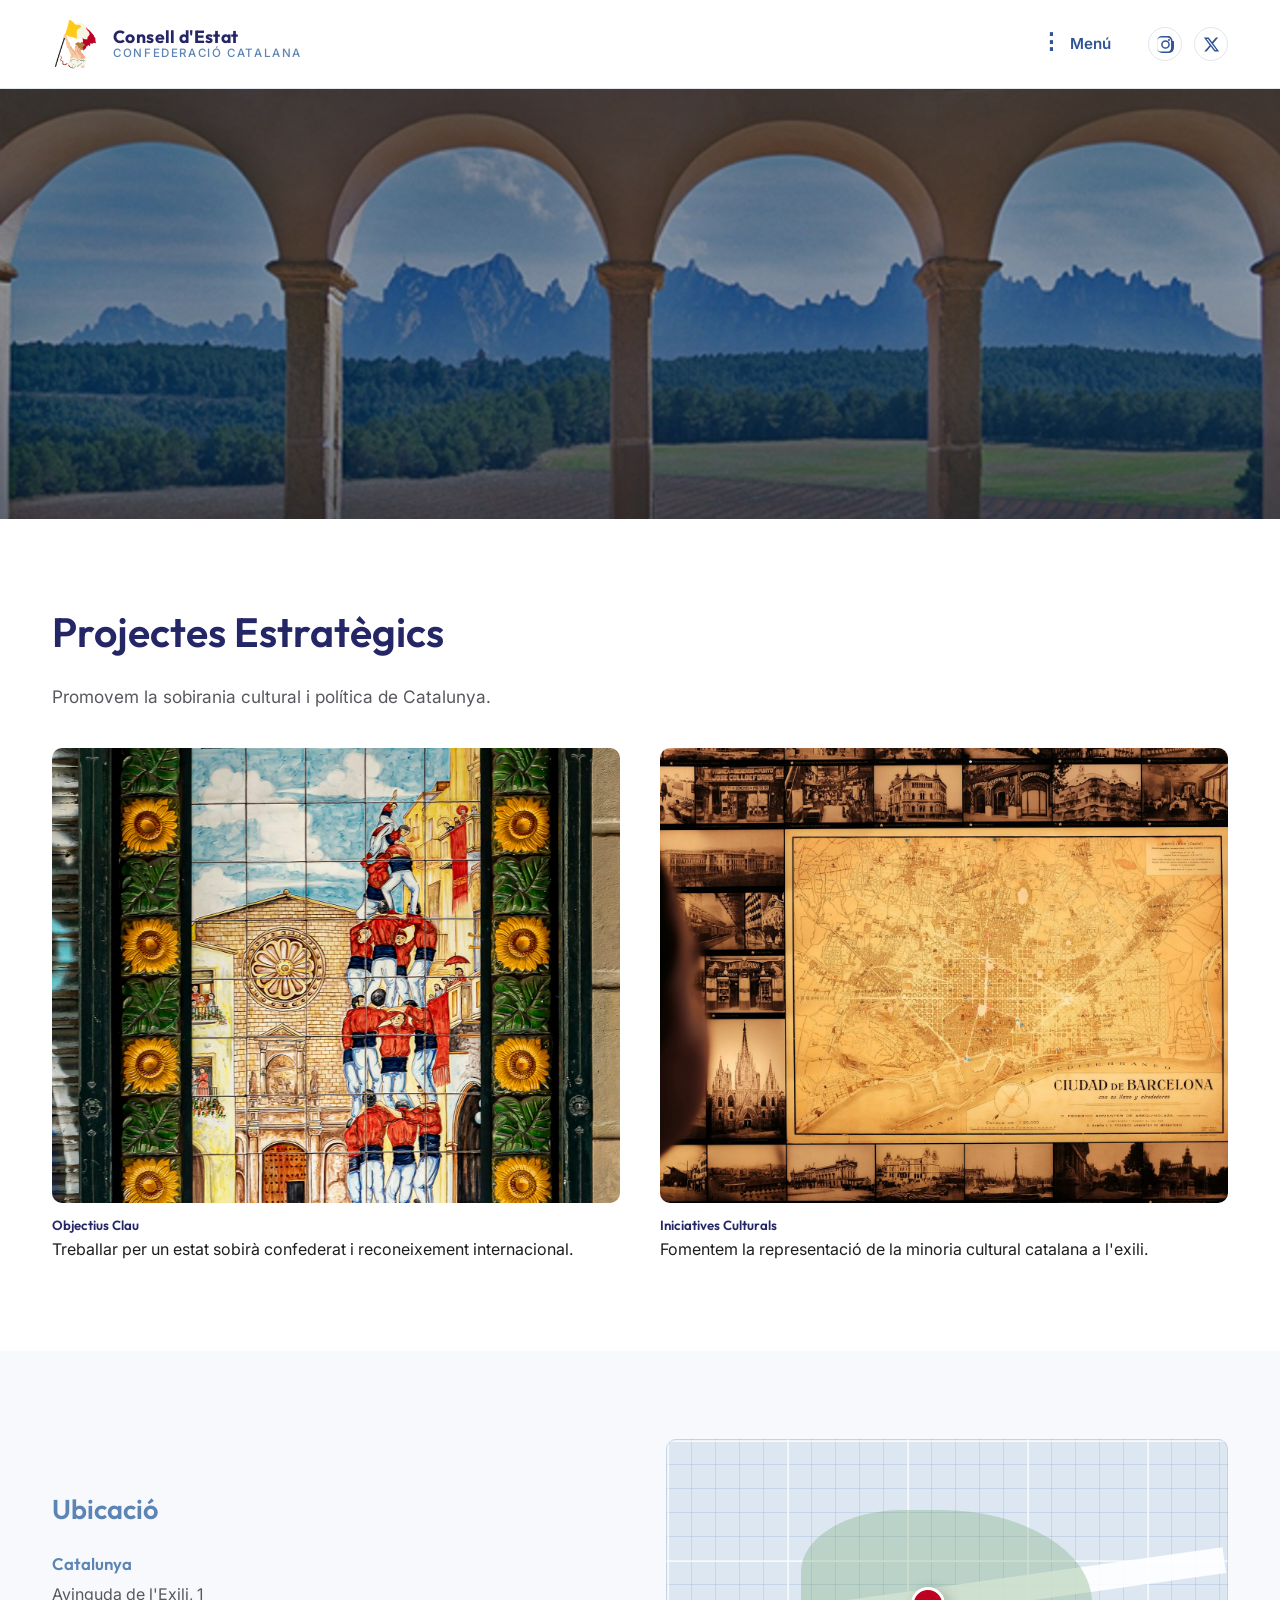
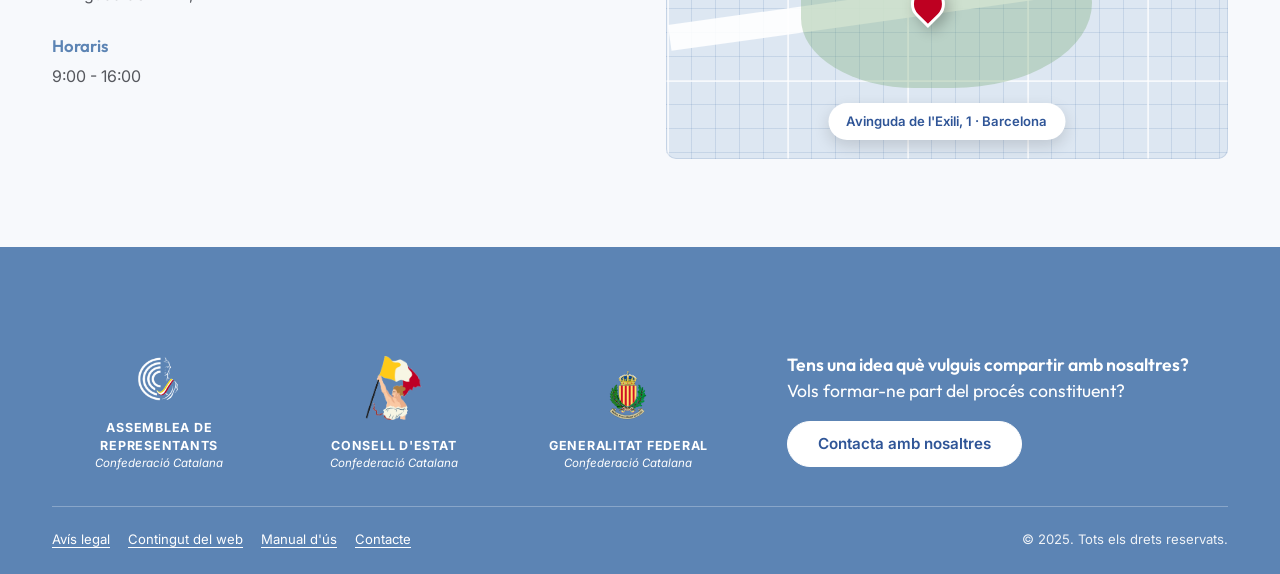
<file: cancelleria.html>
<!DOCTYPE html>
<html lang="ca">
<head>
  <meta charset="utf-8">
  <meta name="viewport" content="width=device-width, initial-scale=1">
  <title>Cancelleria | Consell d'Estat de la Confederació Catalana</title>
  <meta name="description" content="Projectes estratègics de la Cancelleria: objectius clau, iniciatives culturals i seu de la institució.">
  <link rel="icon" type="image/png" href="assets/img/julianna_cat.png">
  <link rel="preconnect" href="https://fonts.googleapis.com">
  <link rel="preconnect" href="https://fonts.gstatic.com" crossorigin>
  <link href="https://fonts.googleapis.com/css2?family=Inter:wght@300;400;500;600;700&family=Outfit:wght@400;500;600;700&display=swap" rel="stylesheet">
  <link rel="stylesheet" href="assets/css/style.css">
</head>
<body>
<header class="site-header">
  <div class="container header-inner">
    <a class="brand" href="index.html">
      <img class="brand__mark" src="assets/img/logo-consell.png" alt="Emblema del Consell d'Estat">
      <span class="brand__text">
        <span class="brand__name">Consell d'Estat</span>
        <span class="brand__sub">Confederació Catalana</span>
      </span>
    </a>
    <nav class="site-nav" aria-label="Navegació principal">
      <details class="menu">
        <summary><span class="menu__dots" aria-hidden="true">⋮</span> Menú</summary>
        <div class="menu__panel"><a href="index.html">Inici</a><a href="info.html">Objectius</a><a href="cens.html">Cens Sobirà</a><a href="cancelleria.html" class="is-active">Cancelleria</a><a href="11s2026manifest.html">11S 2026</a><a href="drets-linguistics.html">Drets Lingüístics</a><a href="alliberament-nacional.html">Alliberament nacional</a><a href="contacte.html">Contacte</a><a href="legal.html">Avís legal</a><a href="contingut.html">Contingut del web</a><a href="manual.html">Manual d'ús</a></div>
      </details>
      <div class="socials">
        <a href="https://www.instagram.com/assemblearepcat" target="_blank" rel="noopener" title="Instagram de l'Assemblea de Representants" aria-label="Instagram">
          <svg viewBox="0 0 24 24" fill="none" aria-hidden="true"><path d="M12 5.85A6.15 6.15 0 1 0 18.15 12A6.16 6.16 0 0 0 12 5.85Zm0 10.15A4 4 0 1 1 16 12a4 4 0 0 1-4 4Zm6.41-10.4a1.44 1.44 0 1 1-1.44-1.44a1.44 1.44 0 0 1 1.44 1.44Zm3.51 1.46a7.1 7.1 0 0 0-1.94-5.03A7.12 7.12 0 0 0 16.95.09C14.97-.02 9.03-.02 7.05.09A7.1 7.1 0 0 0 2.02 2.02A7.1 7.1 0 0 0 .08 7.05C-.03 9.03-.03 14.97.08 16.95a7.1 7.1 0 0 0 1.94 5.03a7.13 7.13 0 0 0 5.03 1.94c1.98.11 7.92.11 9.9 0a7.11 7.11 0 0 0 5.03-1.94a7.12 7.12 0 0 0 1.94-5.03c.11-1.98.11-7.91 0-9.89Zm-2.56 12.02a4.07 4.07 0 0 1-2.29 2.29c-1.58.63-5.33.48-7.07.48s-5.5.14-7.07-.48a4.07 4.07 0 0 1-2.29-2.29c-.63-1.58-.48-5.33-.48-7.07s-.14-5.5.48-7.07a4.07 4.07 0 0 1 2.29-2.29c1.58-.63 5.33-.48 7.07-.48s5.5-.14 7.07.48a4.07 4.07 0 0 1 2.29 2.29c.63 1.57.48 5.33.48 7.07s.15 5.5-.48 7.07Z" fill="currentColor"/></svg>
        </a>
        <a href="https://www.twitter.com/assemblearepcat" target="_blank" rel="noopener" title="X (Twitter) de l'Assemblea de Representants" aria-label="X">
          <svg viewBox="0 0 24 24" aria-hidden="true"><path d="M18.244 2.25h3.308l-7.227 8.26 8.502 11.24H16.17l-5.214-6.817L4.99 21.75H1.68l7.73-8.835L1.254 2.25H8.08l4.713 6.231 5.45-6.231Zm-1.161 17.52h1.833L7.084 4.126H5.117l11.966 15.644Z" fill="currentColor"/></svg>
        </a>
      </div>
    </nav>
  </div>
</header>
<main>
<section class="hero hero--medium" style="background-image:url('assets/img/barcelonamontserratwine-t24-b_o.jpg')" ></section><section class="section">
  <div class="container">
    <div class="section-head">
      <h2>Projectes Estratègics</h2>
      <p>Promovem la sobirania cultural i política de Catalunya.</p>
    </div>
    <div class="grid-2" style="gap:40px">
      <article class="feature">
        <div class="feature__media"><img src="assets/img/photo-1628187345612-83399f329781.jpg" alt="Mural de rajola amb un castell de persones davant d'un edifici històric"></div>
        <div><h5>Objectius Clau</h5><p>Treballar per un estat sobirà confederat i reconeixement internacional.</p></div>
      </article>
      <article class="feature">
        <div class="feature__media"><img src="assets/img/photo-1503662544125-1c458968ddc0.jpg" alt="Mapa antic de Barcelona penjat en una paret amb fotografies històriques"></div>
        <div><h5>Iniciatives Culturals</h5><p>Fomentem la representació de la minoria cultural catalana a l'exili.</p></div>
      </article>
    </div>
  </div>
</section><section class="section section--paper">
  <div class="container">
    <div class="grid-2">
      <div class="prose">
        <h2>Ubicació</h2>
        <h5>Catalunya</h5>
        <p>Avinguda de l'Exili, 1</p>
        <h5>Horaris</h5>
        <p>9:00 - 16:00</p>
      </div>
      <div class="map" role="img" aria-label="Avinguda de l'Exili, 1 · Barcelona">
      <span class="map__pin" aria-hidden="true"></span>
      <span class="map__label">Avinguda de l'Exili, 1 · Barcelona</span>
    </div>
    </div>
  </div>
</section>
</main>
<footer class="site-footer">
  <div class="container">
    <div class="footer-main">
      <div class="footer-logos">
        <div class="footer-logo"><img src="assets/img/emblema-arc-2023.png" alt="Emblema de l'Assemblea de Representants"><p>Assemblea de Representants<em>Confederació Catalana</em></p></div>
        <div class="footer-logo footer-logo--portrait"><img src="assets/img/julianna-flag.png" alt="Emblema del Consell d'Estat"><p>Consell d'Estat<em>Confederació Catalana</em></p></div>
        <div class="footer-logo"><img src="assets/img/01a-assemblea-representants-escut-d-armes-01.svg" alt="Escut de la Generalitat Federal"><p>Generalitat Federal<em>Confederació Catalana</em></p></div>
      </div>
      <div class="footer-cta">
        <h2>Tens una idea què vulguis compartir amb nosaltres? <span>Vols formar-ne part del procés constituent?</span></h2>
        <a class="btn btn--white" href="contacte.html">Contacta amb nosaltres</a>
      </div>
    </div>
    <div class="footer-bottom">
      <nav class="footer-links" aria-label="Enllaços legals">
        <a href="legal.html">Avís legal</a>
        <a href="contingut.html">Contingut del web</a>
        <a href="manual.html">Manual d'ús</a>
        <a href="contacte.html">Contacte</a>
      </nav>
      <p>© 2025. Tots els drets reservats.</p>
    </div>
  </div>
</footer>
</body>
</html>
</file>
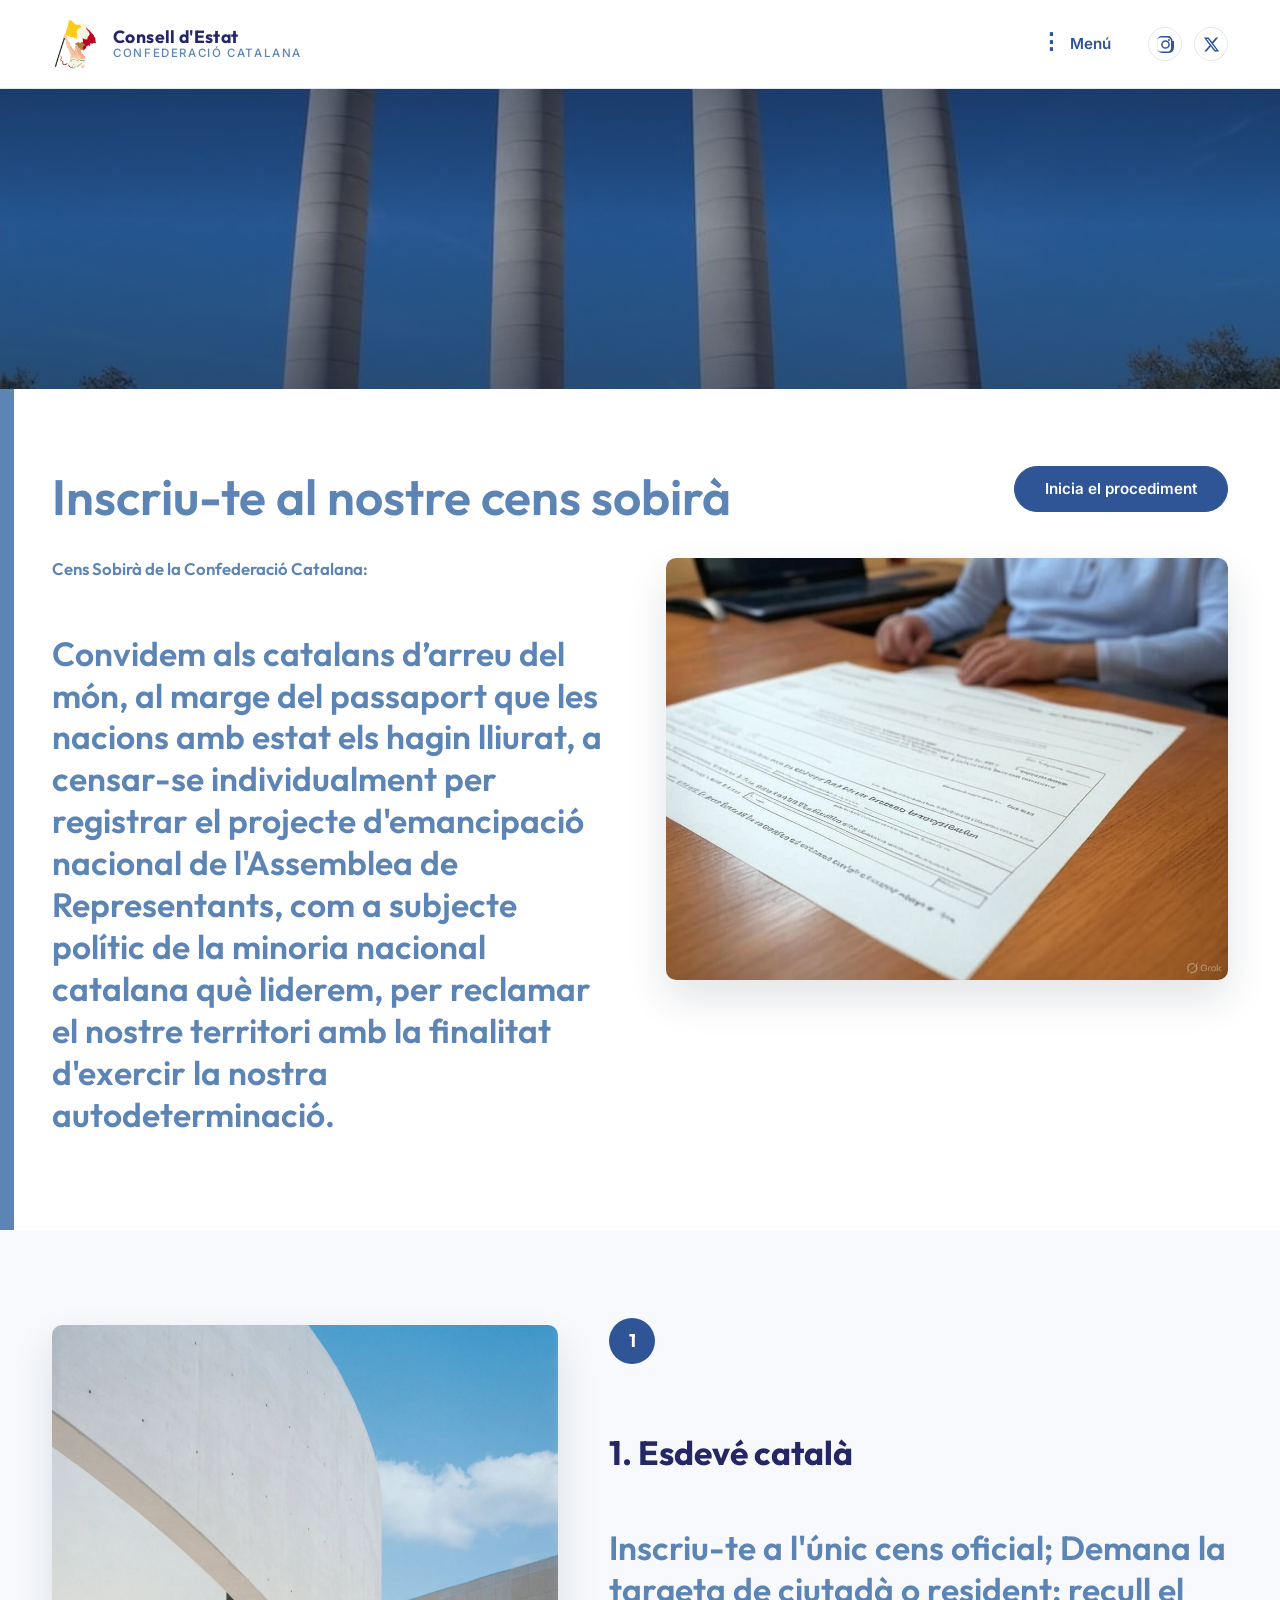
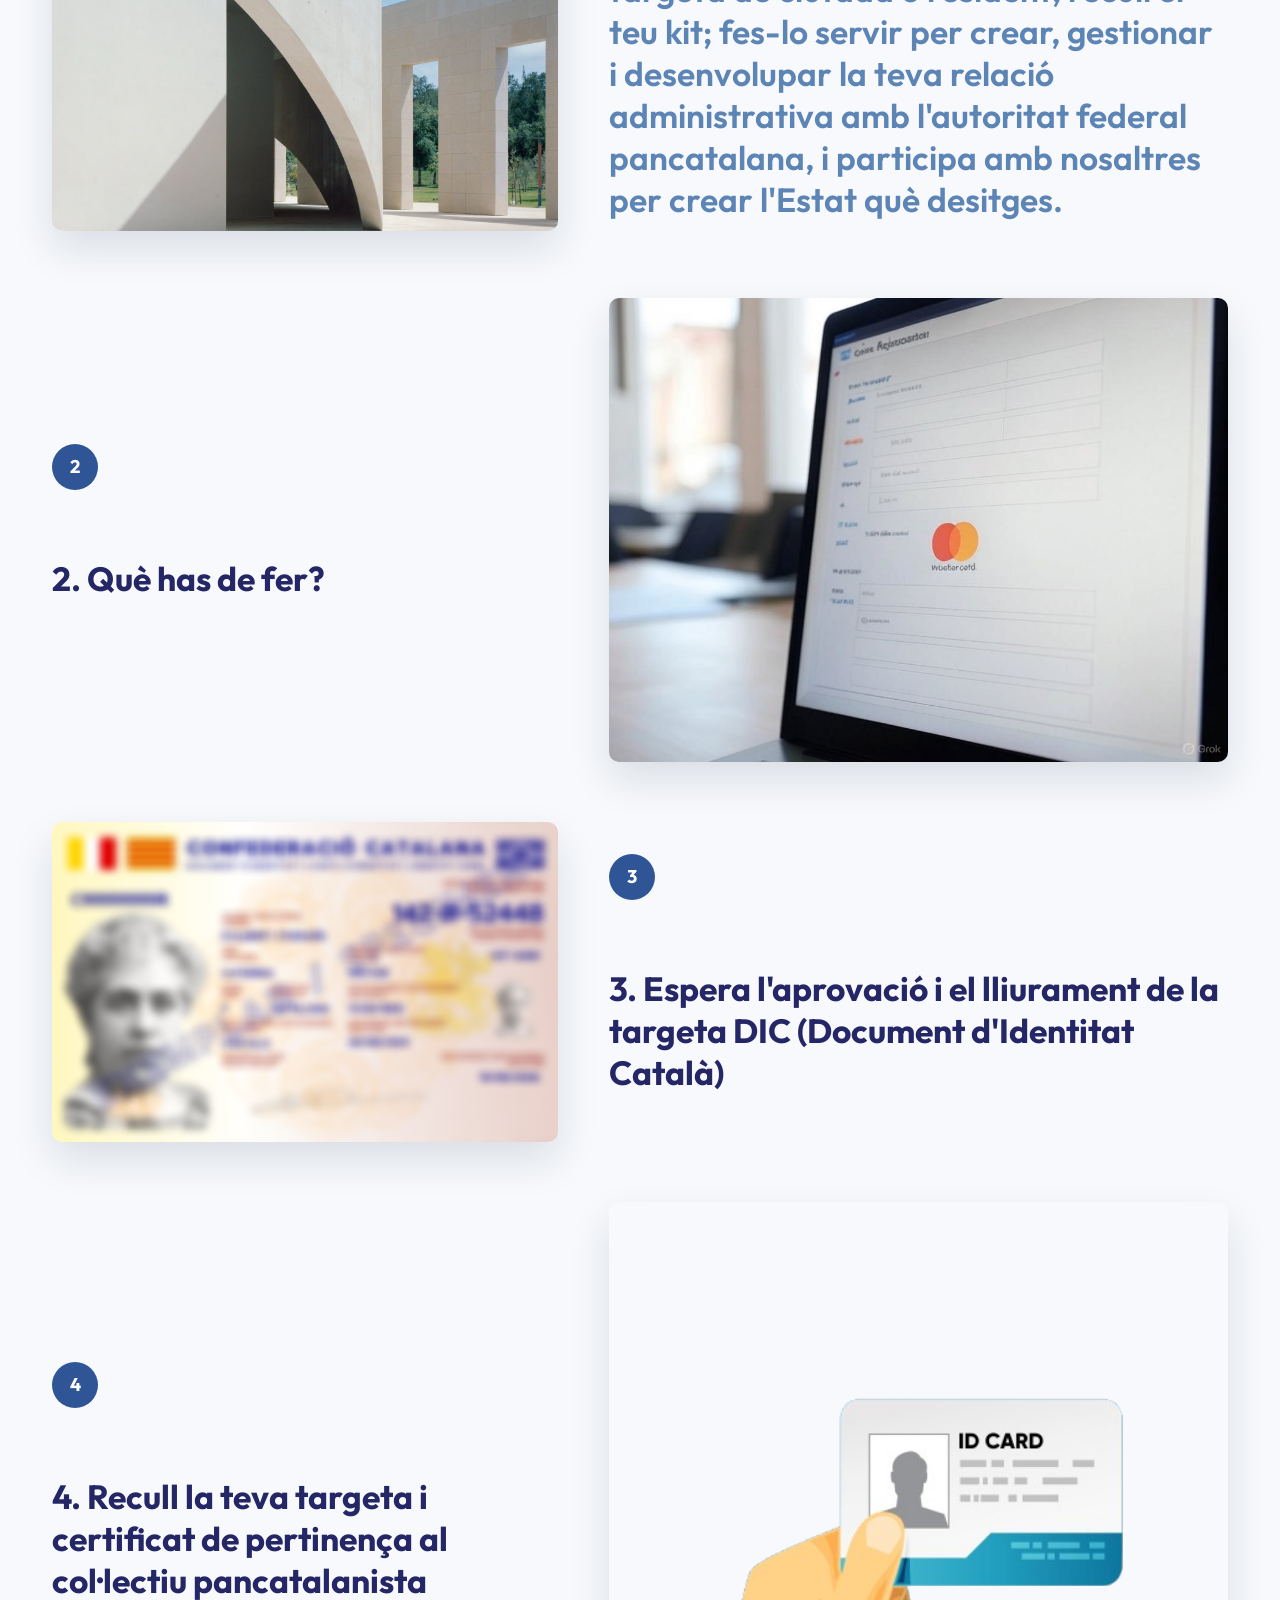
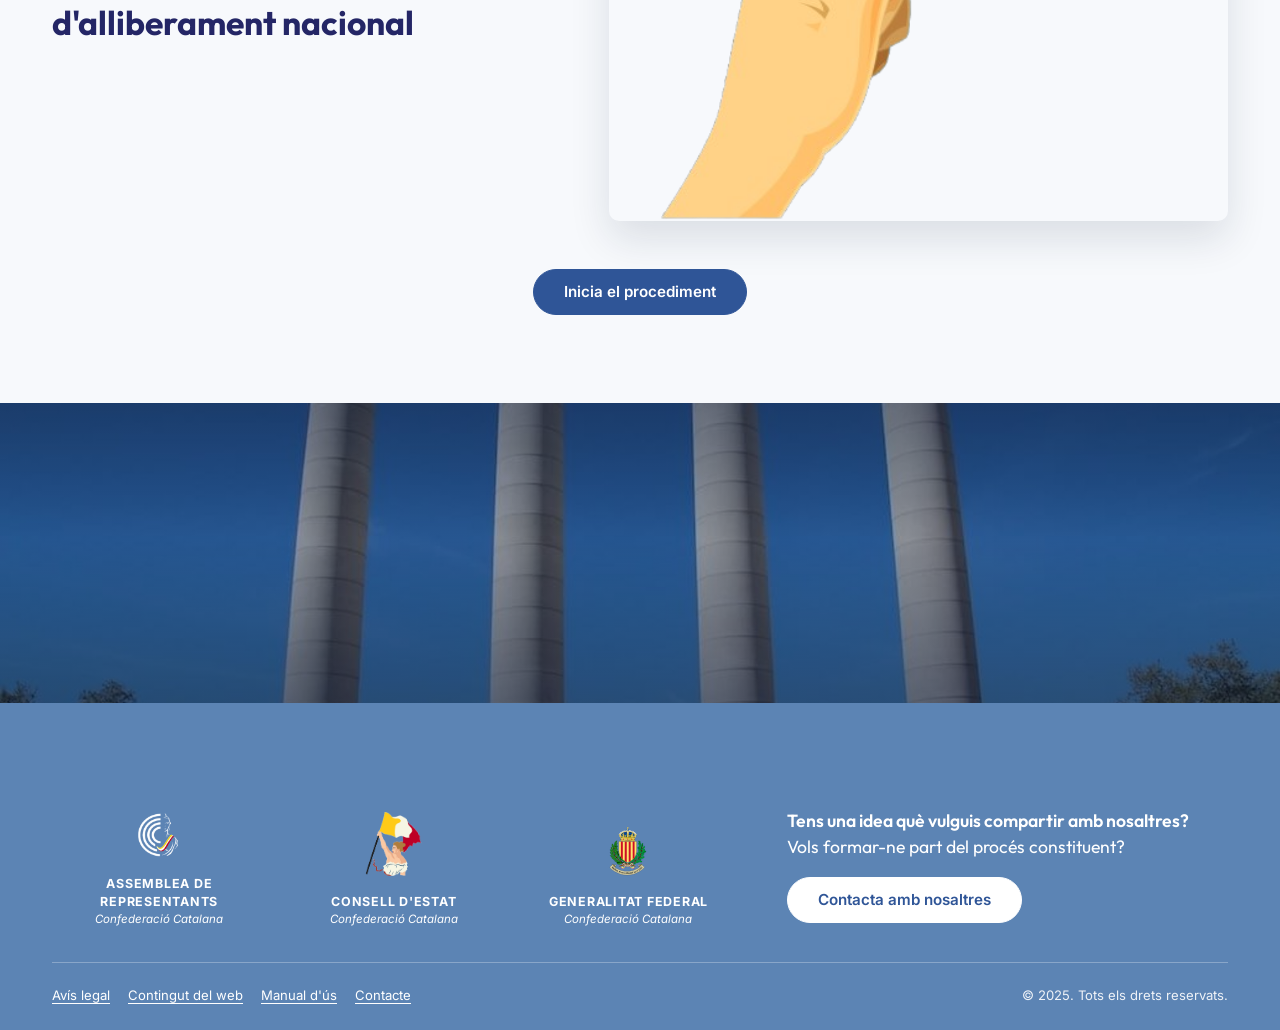
<file: cens.html>
<!DOCTYPE html>
<html lang="ca">
<head>
  <meta charset="utf-8">
  <meta name="viewport" content="width=device-width, initial-scale=1">
  <title>Cens Sobirà | Consell d'Estat de la Confederació Catalana</title>
  <meta name="description" content="Inscriu-te al Cens Sobirà de la Confederació Catalana: esdevé català, demana la targeta, recull el teu kit i participa en la construcció de l'Estat.">
  <link rel="icon" type="image/png" href="assets/img/julianna_cat.png">
  <link rel="preconnect" href="https://fonts.googleapis.com">
  <link rel="preconnect" href="https://fonts.gstatic.com" crossorigin>
  <link href="https://fonts.googleapis.com/css2?family=Inter:wght@300;400;500;600;700&family=Outfit:wght@400;500;600;700&display=swap" rel="stylesheet">
  <link rel="stylesheet" href="assets/css/style.css">
</head>
<body>
<header class="site-header">
  <div class="container header-inner">
    <a class="brand" href="index.html">
      <img class="brand__mark" src="assets/img/logo-consell.png" alt="Emblema del Consell d'Estat">
      <span class="brand__text">
        <span class="brand__name">Consell d'Estat</span>
        <span class="brand__sub">Confederació Catalana</span>
      </span>
    </a>
    <nav class="site-nav" aria-label="Navegació principal">
      <details class="menu">
        <summary><span class="menu__dots" aria-hidden="true">⋮</span> Menú</summary>
        <div class="menu__panel"><a href="index.html">Inici</a><a href="info.html">Objectius</a><a href="cens.html" class="is-active">Cens Sobirà</a><a href="cancelleria.html">Cancelleria</a><a href="11s2026manifest.html">11S 2026</a><a href="drets-linguistics.html">Drets Lingüístics</a><a href="alliberament-nacional.html">Alliberament nacional</a><a href="contacte.html">Contacte</a><a href="legal.html">Avís legal</a><a href="contingut.html">Contingut del web</a><a href="manual.html">Manual d'ús</a></div>
      </details>
      <div class="socials">
        <a href="https://www.instagram.com/assemblearepcat" target="_blank" rel="noopener" title="Instagram de l'Assemblea de Representants" aria-label="Instagram">
          <svg viewBox="0 0 24 24" fill="none" aria-hidden="true"><path d="M12 5.85A6.15 6.15 0 1 0 18.15 12A6.16 6.16 0 0 0 12 5.85Zm0 10.15A4 4 0 1 1 16 12a4 4 0 0 1-4 4Zm6.41-10.4a1.44 1.44 0 1 1-1.44-1.44a1.44 1.44 0 0 1 1.44 1.44Zm3.51 1.46a7.1 7.1 0 0 0-1.94-5.03A7.12 7.12 0 0 0 16.95.09C14.97-.02 9.03-.02 7.05.09A7.1 7.1 0 0 0 2.02 2.02A7.1 7.1 0 0 0 .08 7.05C-.03 9.03-.03 14.97.08 16.95a7.1 7.1 0 0 0 1.94 5.03a7.13 7.13 0 0 0 5.03 1.94c1.98.11 7.92.11 9.9 0a7.11 7.11 0 0 0 5.03-1.94a7.12 7.12 0 0 0 1.94-5.03c.11-1.98.11-7.91 0-9.89Zm-2.56 12.02a4.07 4.07 0 0 1-2.29 2.29c-1.58.63-5.33.48-7.07.48s-5.5.14-7.07-.48a4.07 4.07 0 0 1-2.29-2.29c-.63-1.58-.48-5.33-.48-7.07s-.14-5.5.48-7.07a4.07 4.07 0 0 1 2.29-2.29c1.58-.63 5.33-.48 7.07-.48s5.5-.14 7.07.48a4.07 4.07 0 0 1 2.29 2.29c.63 1.57.48 5.33.48 7.07s.15 5.5-.48 7.07Z" fill="currentColor"/></svg>
        </a>
        <a href="https://www.twitter.com/assemblearepcat" target="_blank" rel="noopener" title="X (Twitter) de l'Assemblea de Representants" aria-label="X">
          <svg viewBox="0 0 24 24" aria-hidden="true"><path d="M18.244 2.25h3.308l-7.227 8.26 8.502 11.24H16.17l-5.214-6.817L4.99 21.75H1.68l7.73-8.835L1.254 2.25H8.08l4.713 6.231 5.45-6.231Zm-1.161 17.52h1.833L7.084 4.126H5.117l11.966 15.644Z" fill="currentColor"/></svg>
        </a>
      </div>
    </nav>
  </div>
</header>
<main>
<section class="hero hero--short" style="background-image:url('assets/img/columnaspuigicadafalch.jpg')" ></section><section class="page-rail">
  <div class="container">
    <div class="page-head">
      <h1>Inscriu-te al nostre cens sobirà</h1>
      <a class="btn btn--solid" href="https://cens.consellestat.cat" target="_blank" rel="noopener">Inicia el procediment</a>
    </div>
    <div class="grid-2 grid-2--start">
      <div class="prose"><h5><span>Cens Sobirà de la Confederació Catalana:</span></h5><h1>Convidem als catalans d’arreu del món, al marge del passaport que les nacions amb estat els hagin lliurat, a censar-se individualment per registrar el projecte d'emancipació nacional de l'Assemblea de Representants, com a subjecte polític de la minoria nacional catalana què liderem, per reclamar el nostre territori amb la finalitat d'exercir la nostra autodeterminació.</h1></div>
      <figure class="doc-shot" style="margin:0"><img src="assets/img/image-9.jpg" alt="Persones inscrivint-se al cens sobirà"></figure>
    </div>
  </div>
</section><section class="section section--paper">
  <div class="container"><div class="steps"><div class="step">
        <figure class="step__media" style="margin:0"><img src="assets/img/tnc1.webp" alt="Targeta del Cens Sobirà"></figure>
        <div class="step__body prose">
          <span class="step__num">1</span>
          <h1><span><strong>1. Esdevé català </strong></span></h1><h1>Inscriu-te a l'únic cens oficial; Demana la targeta de ciutadà o resident; recull el teu kit; fes-lo servir per crear, gestionar i desenvolupar la teva relació administrativa amb l'autoritat federal pancatalana, i participa amb nosaltres per crear l'Estat què desitges.</h1>
        </div>
      </div><div class="step">
        <figure class="step__media" style="margin:0"><img src="assets/img/image-10.jpg" alt="Documentació del cens"></figure>
        <div class="step__body prose">
          <span class="step__num">2</span>
          <h1><span><strong>2. Què has de fer?</strong></span></h1>
        </div>
      </div><div class="step">
        <figure class="step__media" style="margin:0"><img src="assets/img/nic.png" alt="Targeta DIC"></figure>
        <div class="step__body prose">
          <span class="step__num">3</span>
          <h1><span><strong>3. Espera l'aprovació i el lliurament de la targeta DIC (Document d'Identitat Català)</strong></span></h1>
        </div>
      </div><div class="step">
        <figure class="step__media" style="margin:0"><img src="assets/img/314567-p941q7-308-removebg-preview.png" alt="Targeta i certificat de pertinença"></figure>
        <div class="step__body prose">
          <span class="step__num">4</span>
          <h1><span><strong>4. Recull la teva targeta i certificat de pertinença al col·lectiu pancatalanista d'alliberament nacional</strong></span></h1>
        </div>
      </div></div>
        <div style="text-align:center;margin-top:48px"><a class="btn btn--solid" href="https://cens.consellestat.cat" target="_blank" rel="noopener">Inicia el procediment</a></div>
  </div>
</section><section class="hero hero--short" style="background-image:url('assets/img/columnaspuigicadafalch.jpg')" ></section>
</main>
<footer class="site-footer">
  <div class="container">
    <div class="footer-main">
      <div class="footer-logos">
        <div class="footer-logo"><img src="assets/img/emblema-arc-2023.png" alt="Emblema de l'Assemblea de Representants"><p>Assemblea de Representants<em>Confederació Catalana</em></p></div>
        <div class="footer-logo footer-logo--portrait"><img src="assets/img/julianna-flag.png" alt="Emblema del Consell d'Estat"><p>Consell d'Estat<em>Confederació Catalana</em></p></div>
        <div class="footer-logo"><img src="assets/img/01a-assemblea-representants-escut-d-armes-01.svg" alt="Escut de la Generalitat Federal"><p>Generalitat Federal<em>Confederació Catalana</em></p></div>
      </div>
      <div class="footer-cta">
        <h2>Tens una idea què vulguis compartir amb nosaltres? <span>Vols formar-ne part del procés constituent?</span></h2>
        <a class="btn btn--white" href="contacte.html">Contacta amb nosaltres</a>
      </div>
    </div>
    <div class="footer-bottom">
      <nav class="footer-links" aria-label="Enllaços legals">
        <a href="legal.html">Avís legal</a>
        <a href="contingut.html">Contingut del web</a>
        <a href="manual.html">Manual d'ús</a>
        <a href="contacte.html">Contacte</a>
      </nav>
      <p>© 2025. Tots els drets reservats.</p>
    </div>
  </div>
</footer>
</body>
</html>
</file>
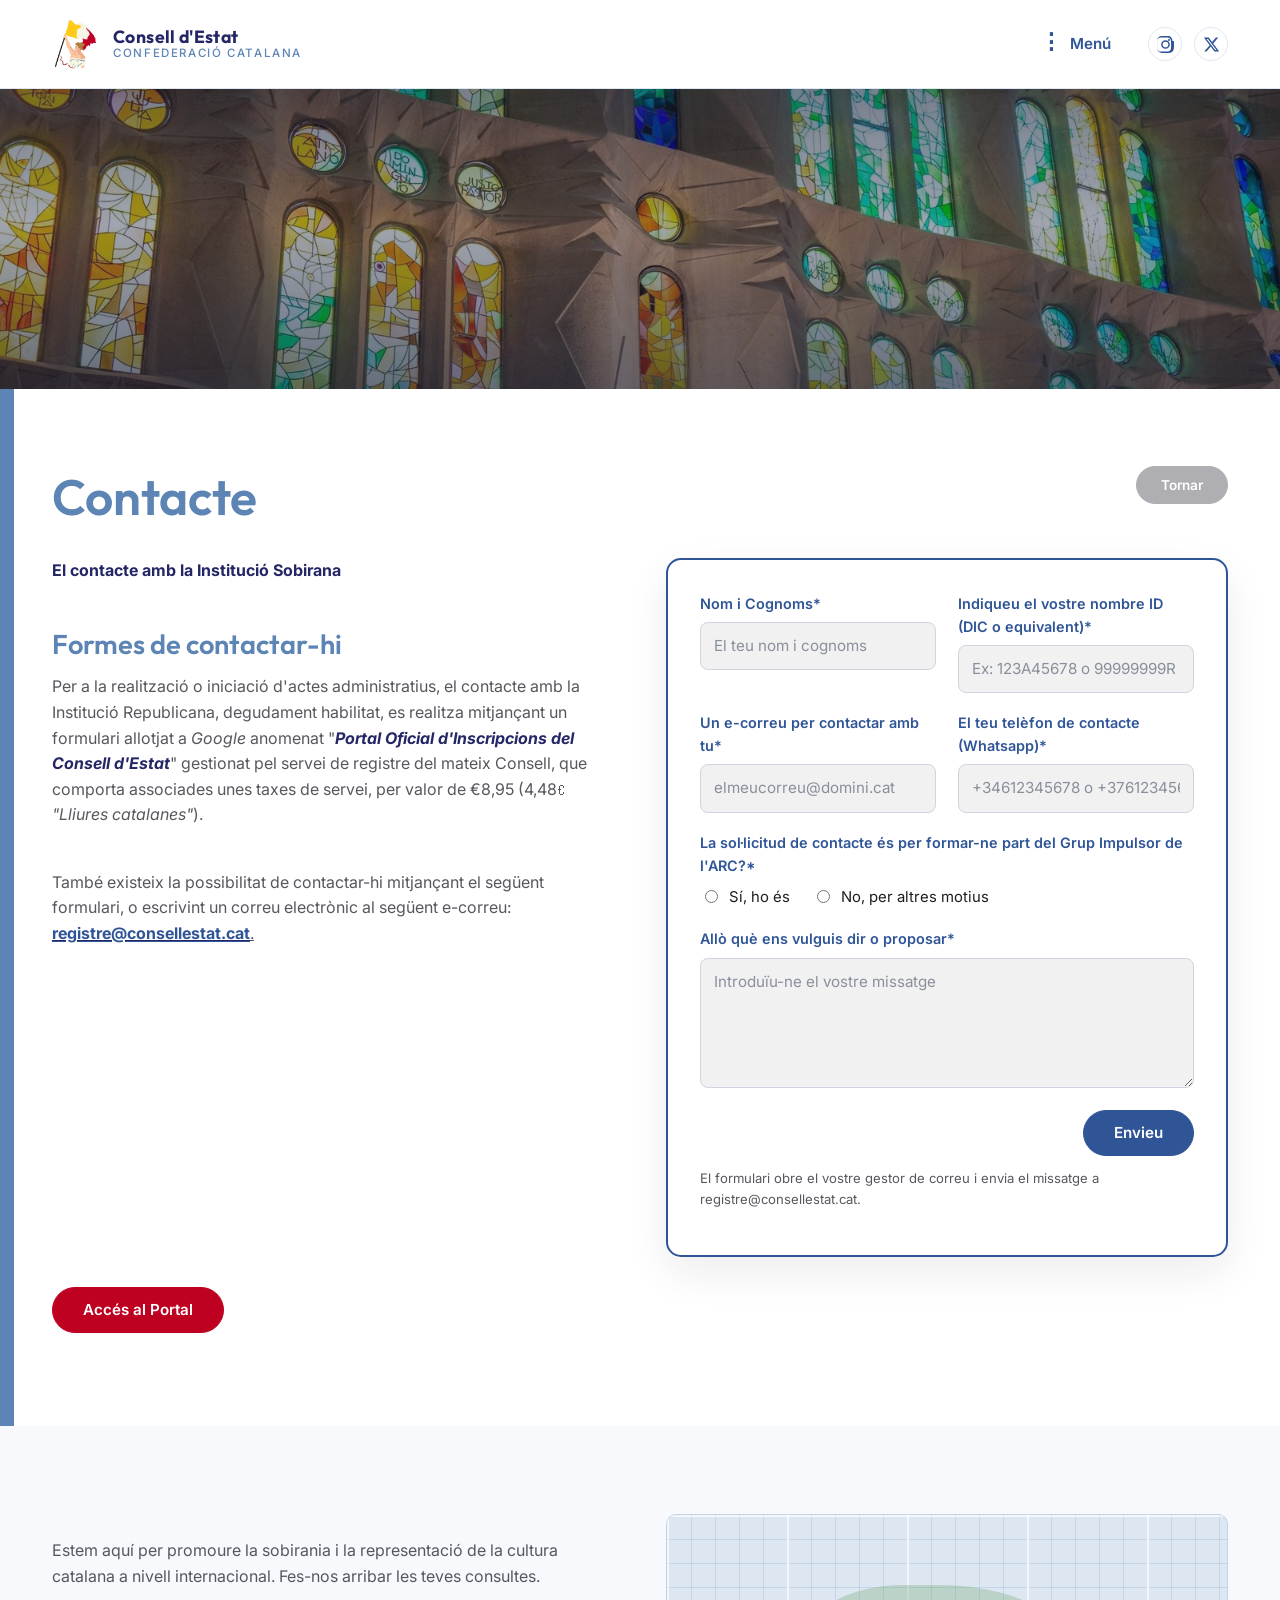
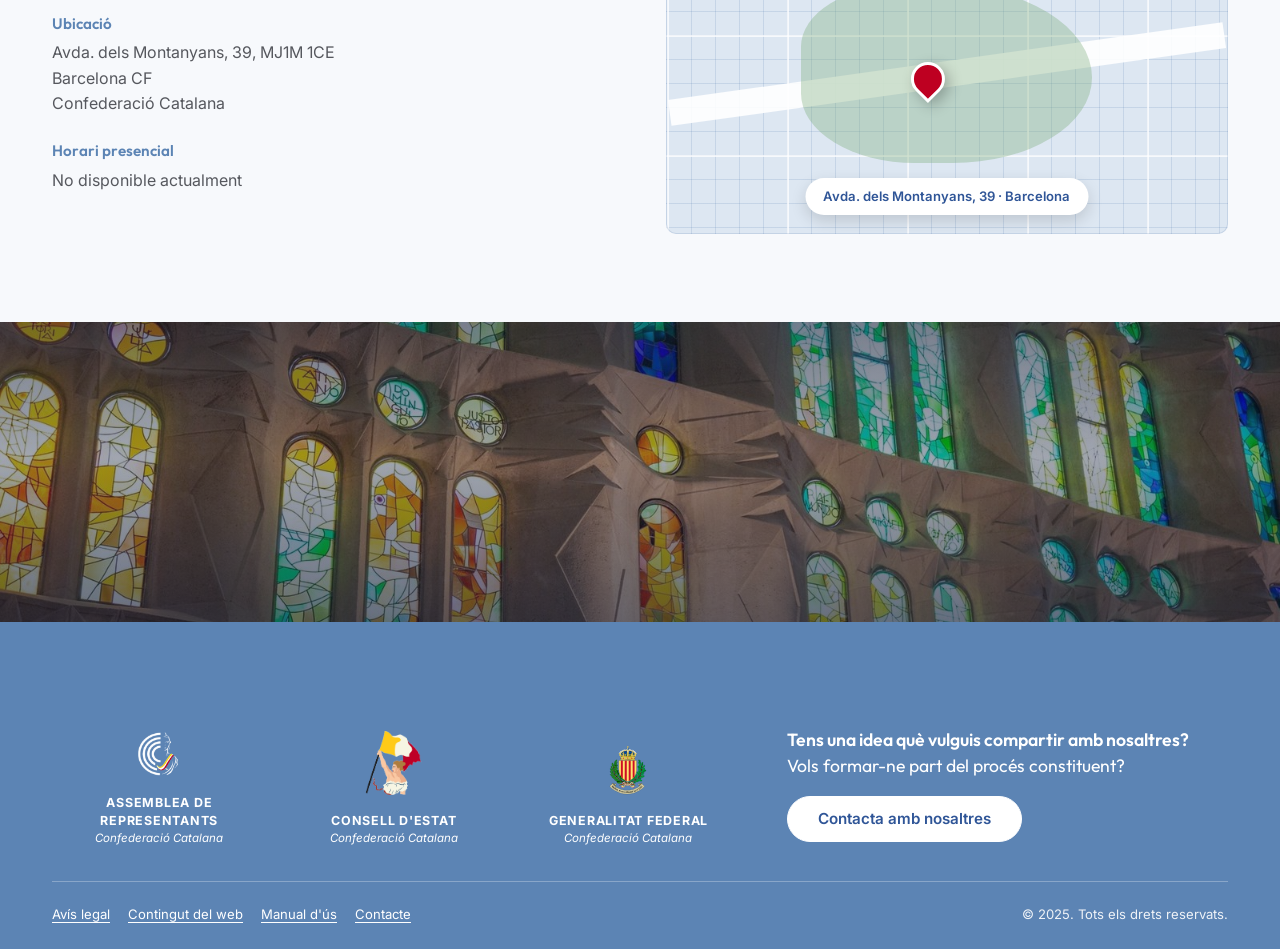
<file: contacte.html>
<!DOCTYPE html>
<html lang="ca">
<head>
  <meta charset="utf-8">
  <meta name="viewport" content="width=device-width, initial-scale=1">
  <title>Contacte | Consell d'Estat de la Confederació Catalana</title>
  <meta name="description" content="Contacte amb la Institució Sobirana: formulari, correu electrònic, ubicació i accés al Portal Oficial d'Inscripcions.">
  <link rel="icon" type="image/png" href="assets/img/julianna_cat.png">
  <link rel="preconnect" href="https://fonts.googleapis.com">
  <link rel="preconnect" href="https://fonts.gstatic.com" crossorigin>
  <link href="https://fonts.googleapis.com/css2?family=Inter:wght@300;400;500;600;700&family=Outfit:wght@400;500;600;700&display=swap" rel="stylesheet">
  <link rel="stylesheet" href="assets/css/style.css">
</head>
<body>
<header class="site-header">
  <div class="container header-inner">
    <a class="brand" href="index.html">
      <img class="brand__mark" src="assets/img/logo-consell.png" alt="Emblema del Consell d'Estat">
      <span class="brand__text">
        <span class="brand__name">Consell d'Estat</span>
        <span class="brand__sub">Confederació Catalana</span>
      </span>
    </a>
    <nav class="site-nav" aria-label="Navegació principal">
      <details class="menu">
        <summary><span class="menu__dots" aria-hidden="true">⋮</span> Menú</summary>
        <div class="menu__panel"><a href="index.html">Inici</a><a href="info.html">Objectius</a><a href="cens.html">Cens Sobirà</a><a href="cancelleria.html">Cancelleria</a><a href="11s2026manifest.html">11S 2026</a><a href="drets-linguistics.html">Drets Lingüístics</a><a href="alliberament-nacional.html">Alliberament nacional</a><a href="contacte.html" class="is-active">Contacte</a><a href="legal.html">Avís legal</a><a href="contingut.html">Contingut del web</a><a href="manual.html">Manual d'ús</a></div>
      </details>
      <div class="socials">
        <a href="https://www.instagram.com/assemblearepcat" target="_blank" rel="noopener" title="Instagram de l'Assemblea de Representants" aria-label="Instagram">
          <svg viewBox="0 0 24 24" fill="none" aria-hidden="true"><path d="M12 5.85A6.15 6.15 0 1 0 18.15 12A6.16 6.16 0 0 0 12 5.85Zm0 10.15A4 4 0 1 1 16 12a4 4 0 0 1-4 4Zm6.41-10.4a1.44 1.44 0 1 1-1.44-1.44a1.44 1.44 0 0 1 1.44 1.44Zm3.51 1.46a7.1 7.1 0 0 0-1.94-5.03A7.12 7.12 0 0 0 16.95.09C14.97-.02 9.03-.02 7.05.09A7.1 7.1 0 0 0 2.02 2.02A7.1 7.1 0 0 0 .08 7.05C-.03 9.03-.03 14.97.08 16.95a7.1 7.1 0 0 0 1.94 5.03a7.13 7.13 0 0 0 5.03 1.94c1.98.11 7.92.11 9.9 0a7.11 7.11 0 0 0 5.03-1.94a7.12 7.12 0 0 0 1.94-5.03c.11-1.98.11-7.91 0-9.89Zm-2.56 12.02a4.07 4.07 0 0 1-2.29 2.29c-1.58.63-5.33.48-7.07.48s-5.5.14-7.07-.48a4.07 4.07 0 0 1-2.29-2.29c-.63-1.58-.48-5.33-.48-7.07s-.14-5.5.48-7.07a4.07 4.07 0 0 1 2.29-2.29c1.58-.63 5.33-.48 7.07-.48s5.5-.14 7.07.48a4.07 4.07 0 0 1 2.29 2.29c.63 1.57.48 5.33.48 7.07s.15 5.5-.48 7.07Z" fill="currentColor"/></svg>
        </a>
        <a href="https://www.twitter.com/assemblearepcat" target="_blank" rel="noopener" title="X (Twitter) de l'Assemblea de Representants" aria-label="X">
          <svg viewBox="0 0 24 24" aria-hidden="true"><path d="M18.244 2.25h3.308l-7.227 8.26 8.502 11.24H16.17l-5.214-6.817L4.99 21.75H1.68l7.73-8.835L1.254 2.25H8.08l4.713 6.231 5.45-6.231Zm-1.161 17.52h1.833L7.084 4.126H5.117l11.966 15.644Z" fill="currentColor"/></svg>
        </a>
      </div>
    </nav>
  </div>
</header>
<main>
<section class="hero hero--short" style="background-image:url('assets/img/img_4938-2880x1920.webp')" ></section><section class="page-rail">
  <div class="container">
    <div class="page-head">
      <h1>Contacte</h1>
      <a class="btn btn--ghost" href="index.html">Tornar</a>
    </div>
    <div class="grid-2 grid-2--start">
      <div class="prose"><p><span><strong>El contacte amb la Institució Sobirana</strong></span></p><h2>Formes de contactar-hi</h2><p><span>Per a la realització o iniciació d'actes administratius, el contacte amb la Institució Republicana, degudament habilitat, es realitza mitjançant un formulari allotjat a <em>Google</em> anomenat "</span><span><strong><em>Portal Oficial d'Inscripcions del Consell d'Estat</em></strong></span><span>" gestionat pel servei de registre del mateix Consell, que comporta associades unes taxes de servei, per valor de €8,95 (4,48</span><span>Ꞓ <em>"Lliures catalanes"</em></span><span>).</span></p><p></p><p><br/><span>També existeix la possibilitat de contactar-hi mitjançant el següent formulari, o escrivint un correu electrònic al següent e-correu:</span><br/><span><strong><u><a href="mailto:registre@consellestat.cat">registre@consellestat.cat</a></u></strong></span><span><u>.</u></span><br/></p></div>
      <div class="form-card">
      <form action="mailto:registre@consellestat.cat" method="post" enctype="text/plain" accept-charset="UTF-8">
        <div class="form-grid">
          <div class="form-field">
          <label for="c-nom">Nom i Cognoms*</label>
          <input id="c-nom" name="nom" type="text" placeholder="El teu nom i cognoms" required>
        </div>
          <div class="form-field">
          <label for="c-id">Indiqueu el vostre nombre ID (DIC o equivalent)*</label>
          <input id="c-id" name="id" type="text" placeholder="Ex: 123A45678 o 99999999R" required>
        </div>
          <div class="form-field">
          <label for="c-email">Un e-correu per contactar amb tu*</label>
          <input id="c-email" name="email" type="email" placeholder="elmeucorreu@domini.cat" required>
        </div>
          <div class="form-field">
          <label for="c-tel">El teu telèfon de contacte (Whatsapp)*</label>
          <input id="c-tel" name="telefon" type="tel" placeholder="+34612345678 o +376123456" required>
        </div>
          <div class="form-field form-field--full">
          <label>La sol·licitud de contacte és per formar-ne part del Grup Impulsor de l'ARC?*</label>
          <div class="radio-group"><label><input type="radio" name="grup-impulsor" value="Sí, ho és" required> Sí, ho és</label><label><input type="radio" name="grup-impulsor" value="No, per altres motius"> No, per altres motius</label></div>
        </div>
          <div class="form-field form-field--full">
          <label for="c-missatge">Allò què ens vulguis dir o proposar*</label>
          <textarea id="c-missatge" name="missatge" placeholder="Introduïu-ne el vostre missatge" required></textarea>
        </div>
        </div>
        <div class="form-actions"><button class="btn btn--solid" type="submit">Envieu</button></div>
        <p class="form-note">El formulari obre el vostre gestor de correu i envia el missatge a registre@consellestat.cat.</p>
      </form>
    </div>
    </div>
    <p style="margin-top:30px"><a class="btn btn--red" href="https://scur.cat/JGN7GY" target="_blank" rel="noopener">Accés al Portal</a></p>
  </div>
</section><section class="section section--paper">
  <div class="container">
    <div class="grid-2">
      <div class="prose">
        <p>Estem aquí per promoure la sobirania i la representació de la cultura catalana a nivell internacional. Fes-nos arribar les teves consultes.</p>
        <h6>Ubicació</h6>
        <p>Avda. dels Montanyans, 39, MJ1M 1CE<br/>Barcelona CF<br/>Confederació Catalana</p>
        <h6>Horari presencial</h6>
        <p>No disponible actualment</p>
      </div>
      <div class="map" role="img" aria-label="Avda. dels Montanyans, 39 · Barcelona">
      <span class="map__pin" aria-hidden="true"></span>
      <span class="map__label">Avda. dels Montanyans, 39 · Barcelona</span>
    </div>
    </div>
  </div>
</section><section class="hero hero--short" style="background-image:url('assets/img/img_4938-2880x1920.webp')" ></section>
</main>
<footer class="site-footer">
  <div class="container">
    <div class="footer-main">
      <div class="footer-logos">
        <div class="footer-logo"><img src="assets/img/emblema-arc-2023.png" alt="Emblema de l'Assemblea de Representants"><p>Assemblea de Representants<em>Confederació Catalana</em></p></div>
        <div class="footer-logo footer-logo--portrait"><img src="assets/img/julianna-flag.png" alt="Emblema del Consell d'Estat"><p>Consell d'Estat<em>Confederació Catalana</em></p></div>
        <div class="footer-logo"><img src="assets/img/01a-assemblea-representants-escut-d-armes-01.svg" alt="Escut de la Generalitat Federal"><p>Generalitat Federal<em>Confederació Catalana</em></p></div>
      </div>
      <div class="footer-cta">
        <h2>Tens una idea què vulguis compartir amb nosaltres? <span>Vols formar-ne part del procés constituent?</span></h2>
        <a class="btn btn--white" href="contacte.html">Contacta amb nosaltres</a>
      </div>
    </div>
    <div class="footer-bottom">
      <nav class="footer-links" aria-label="Enllaços legals">
        <a href="legal.html">Avís legal</a>
        <a href="contingut.html">Contingut del web</a>
        <a href="manual.html">Manual d'ús</a>
        <a href="contacte.html">Contacte</a>
      </nav>
      <p>© 2025. Tots els drets reservats.</p>
    </div>
  </div>
</footer>
</body>
</html>
</file>
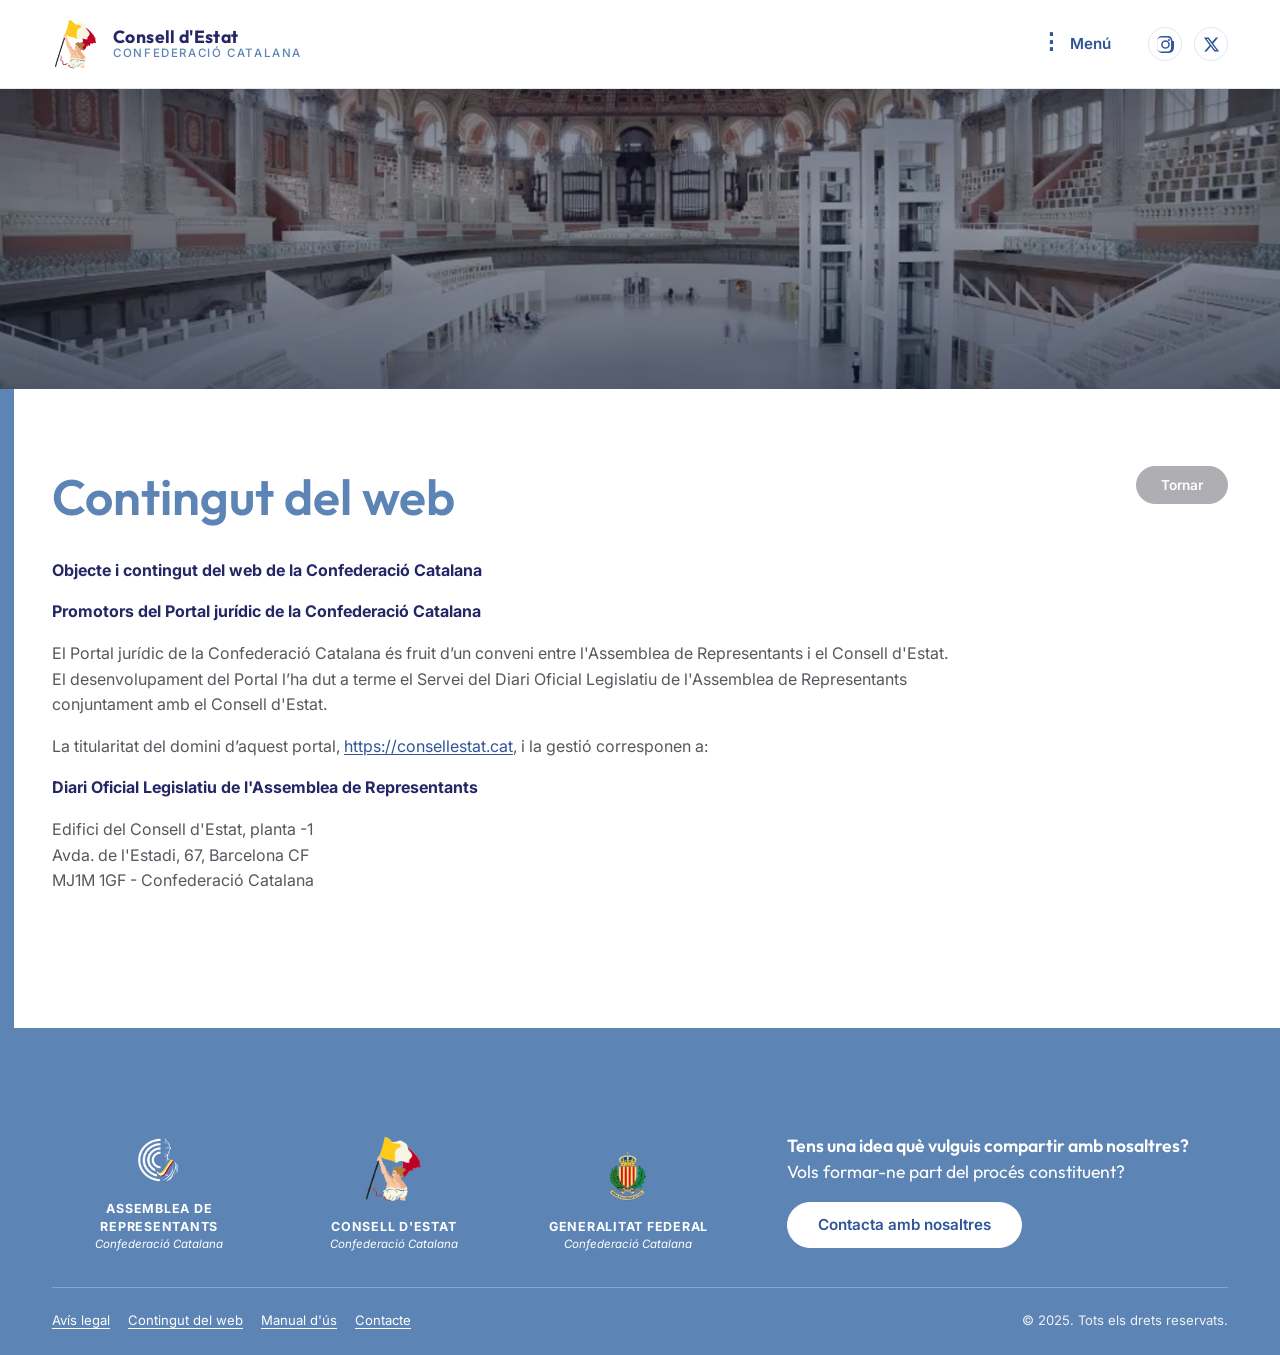
<file: contingut.html>
<!DOCTYPE html>
<html lang="ca">
<head>
  <meta charset="utf-8">
  <meta name="viewport" content="width=device-width, initial-scale=1">
  <title>Contingut del web | Consell d'Estat de la Confederació Catalana</title>
  <meta name="description" content="Objecte, contingut i promotors del Portal jurídic de la Confederació Catalana.">
  <link rel="icon" type="image/png" href="assets/img/julianna_cat.png">
  <link rel="preconnect" href="https://fonts.googleapis.com">
  <link rel="preconnect" href="https://fonts.gstatic.com" crossorigin>
  <link href="https://fonts.googleapis.com/css2?family=Inter:wght@300;400;500;600;700&family=Outfit:wght@400;500;600;700&display=swap" rel="stylesheet">
  <link rel="stylesheet" href="assets/css/style.css">
</head>
<body>
<header class="site-header">
  <div class="container header-inner">
    <a class="brand" href="index.html">
      <img class="brand__mark" src="assets/img/logo-consell.png" alt="Emblema del Consell d'Estat">
      <span class="brand__text">
        <span class="brand__name">Consell d'Estat</span>
        <span class="brand__sub">Confederació Catalana</span>
      </span>
    </a>
    <nav class="site-nav" aria-label="Navegació principal">
      <details class="menu">
        <summary><span class="menu__dots" aria-hidden="true">⋮</span> Menú</summary>
        <div class="menu__panel"><a href="index.html">Inici</a><a href="info.html">Objectius</a><a href="cens.html">Cens Sobirà</a><a href="cancelleria.html">Cancelleria</a><a href="11s2026manifest.html">11S 2026</a><a href="drets-linguistics.html">Drets Lingüístics</a><a href="alliberament-nacional.html">Alliberament nacional</a><a href="contacte.html">Contacte</a><a href="legal.html">Avís legal</a><a href="contingut.html" class="is-active">Contingut del web</a><a href="manual.html">Manual d'ús</a></div>
      </details>
      <div class="socials">
        <a href="https://www.instagram.com/assemblearepcat" target="_blank" rel="noopener" title="Instagram de l'Assemblea de Representants" aria-label="Instagram">
          <svg viewBox="0 0 24 24" fill="none" aria-hidden="true"><path d="M12 5.85A6.15 6.15 0 1 0 18.15 12A6.16 6.16 0 0 0 12 5.85Zm0 10.15A4 4 0 1 1 16 12a4 4 0 0 1-4 4Zm6.41-10.4a1.44 1.44 0 1 1-1.44-1.44a1.44 1.44 0 0 1 1.44 1.44Zm3.51 1.46a7.1 7.1 0 0 0-1.94-5.03A7.12 7.12 0 0 0 16.95.09C14.97-.02 9.03-.02 7.05.09A7.1 7.1 0 0 0 2.02 2.02A7.1 7.1 0 0 0 .08 7.05C-.03 9.03-.03 14.97.08 16.95a7.1 7.1 0 0 0 1.94 5.03a7.13 7.13 0 0 0 5.03 1.94c1.98.11 7.92.11 9.9 0a7.11 7.11 0 0 0 5.03-1.94a7.12 7.12 0 0 0 1.94-5.03c.11-1.98.11-7.91 0-9.89Zm-2.56 12.02a4.07 4.07 0 0 1-2.29 2.29c-1.58.63-5.33.48-7.07.48s-5.5.14-7.07-.48a4.07 4.07 0 0 1-2.29-2.29c-.63-1.58-.48-5.33-.48-7.07s-.14-5.5.48-7.07a4.07 4.07 0 0 1 2.29-2.29c1.58-.63 5.33-.48 7.07-.48s5.5-.14 7.07.48a4.07 4.07 0 0 1 2.29 2.29c.63 1.57.48 5.33.48 7.07s.15 5.5-.48 7.07Z" fill="currentColor"/></svg>
        </a>
        <a href="https://www.twitter.com/assemblearepcat" target="_blank" rel="noopener" title="X (Twitter) de l'Assemblea de Representants" aria-label="X">
          <svg viewBox="0 0 24 24" aria-hidden="true"><path d="M18.244 2.25h3.308l-7.227 8.26 8.502 11.24H16.17l-5.214-6.817L4.99 21.75H1.68l7.73-8.835L1.254 2.25H8.08l4.713 6.231 5.45-6.231Zm-1.161 17.52h1.833L7.084 4.126H5.117l11.966 15.644Z" fill="currentColor"/></svg>
        </a>
      </div>
    </nav>
  </div>
</header>
<main>
<section class="hero hero--short" style="background-image:url('assets/img/sala-oval-mnac.webp')" ></section><section class="page-rail">
  <div class="container">
    <div class="page-head">
      <h1>Contingut del web</h1>
      <a class="btn btn--ghost" href="index.html">Tornar</a>
    </div>
    <div class="prose"><p><span><strong>Objecte i contingut del web de la Confederació Catalana</strong></span></p><p><span><strong>Promotors del Portal jurídic de la Confederació Catalana</strong></span></p><p><span>El Portal jurídic de la Confederació Catalana és fruit d’un conveni entre l'Assemblea de Representants i el Consell d'Estat. El desenvolupament del Portal l’ha dut a terme el Servei del Diari Oficial Legislatiu de l'Assemblea de Representants conjuntament amb el Consell d'Estat.</span></p><p><span>La titularitat del domini d’aquest portal, <a href="index.html">https://consellestat.cat</a>, i la gestió corresponen a:</span></p><p><span><strong>Diari Oficial Legislatiu de l'Assemblea de Representants</strong></span></p><p><span>E</span><span>difici del Consell d'Estat, planta -1</span><span><br/></span><span>Avda. de l'Estadi, 67, Barcelona CF</span><span><br/></span><span>MJ1M 1GF - Confederació Catalana</span></p><p><br/></p></div>
    
  </div>
</section>
</main>
<footer class="site-footer">
  <div class="container">
    <div class="footer-main">
      <div class="footer-logos">
        <div class="footer-logo"><img src="assets/img/emblema-arc-2023.png" alt="Emblema de l'Assemblea de Representants"><p>Assemblea de Representants<em>Confederació Catalana</em></p></div>
        <div class="footer-logo footer-logo--portrait"><img src="assets/img/julianna-flag.png" alt="Emblema del Consell d'Estat"><p>Consell d'Estat<em>Confederació Catalana</em></p></div>
        <div class="footer-logo"><img src="assets/img/01a-assemblea-representants-escut-d-armes-01.svg" alt="Escut de la Generalitat Federal"><p>Generalitat Federal<em>Confederació Catalana</em></p></div>
      </div>
      <div class="footer-cta">
        <h2>Tens una idea què vulguis compartir amb nosaltres? <span>Vols formar-ne part del procés constituent?</span></h2>
        <a class="btn btn--white" href="contacte.html">Contacta amb nosaltres</a>
      </div>
    </div>
    <div class="footer-bottom">
      <nav class="footer-links" aria-label="Enllaços legals">
        <a href="legal.html">Avís legal</a>
        <a href="contingut.html">Contingut del web</a>
        <a href="manual.html">Manual d'ús</a>
        <a href="contacte.html">Contacte</a>
      </nav>
      <p>© 2025. Tots els drets reservats.</p>
    </div>
  </div>
</footer>
</body>
</html>
</file>
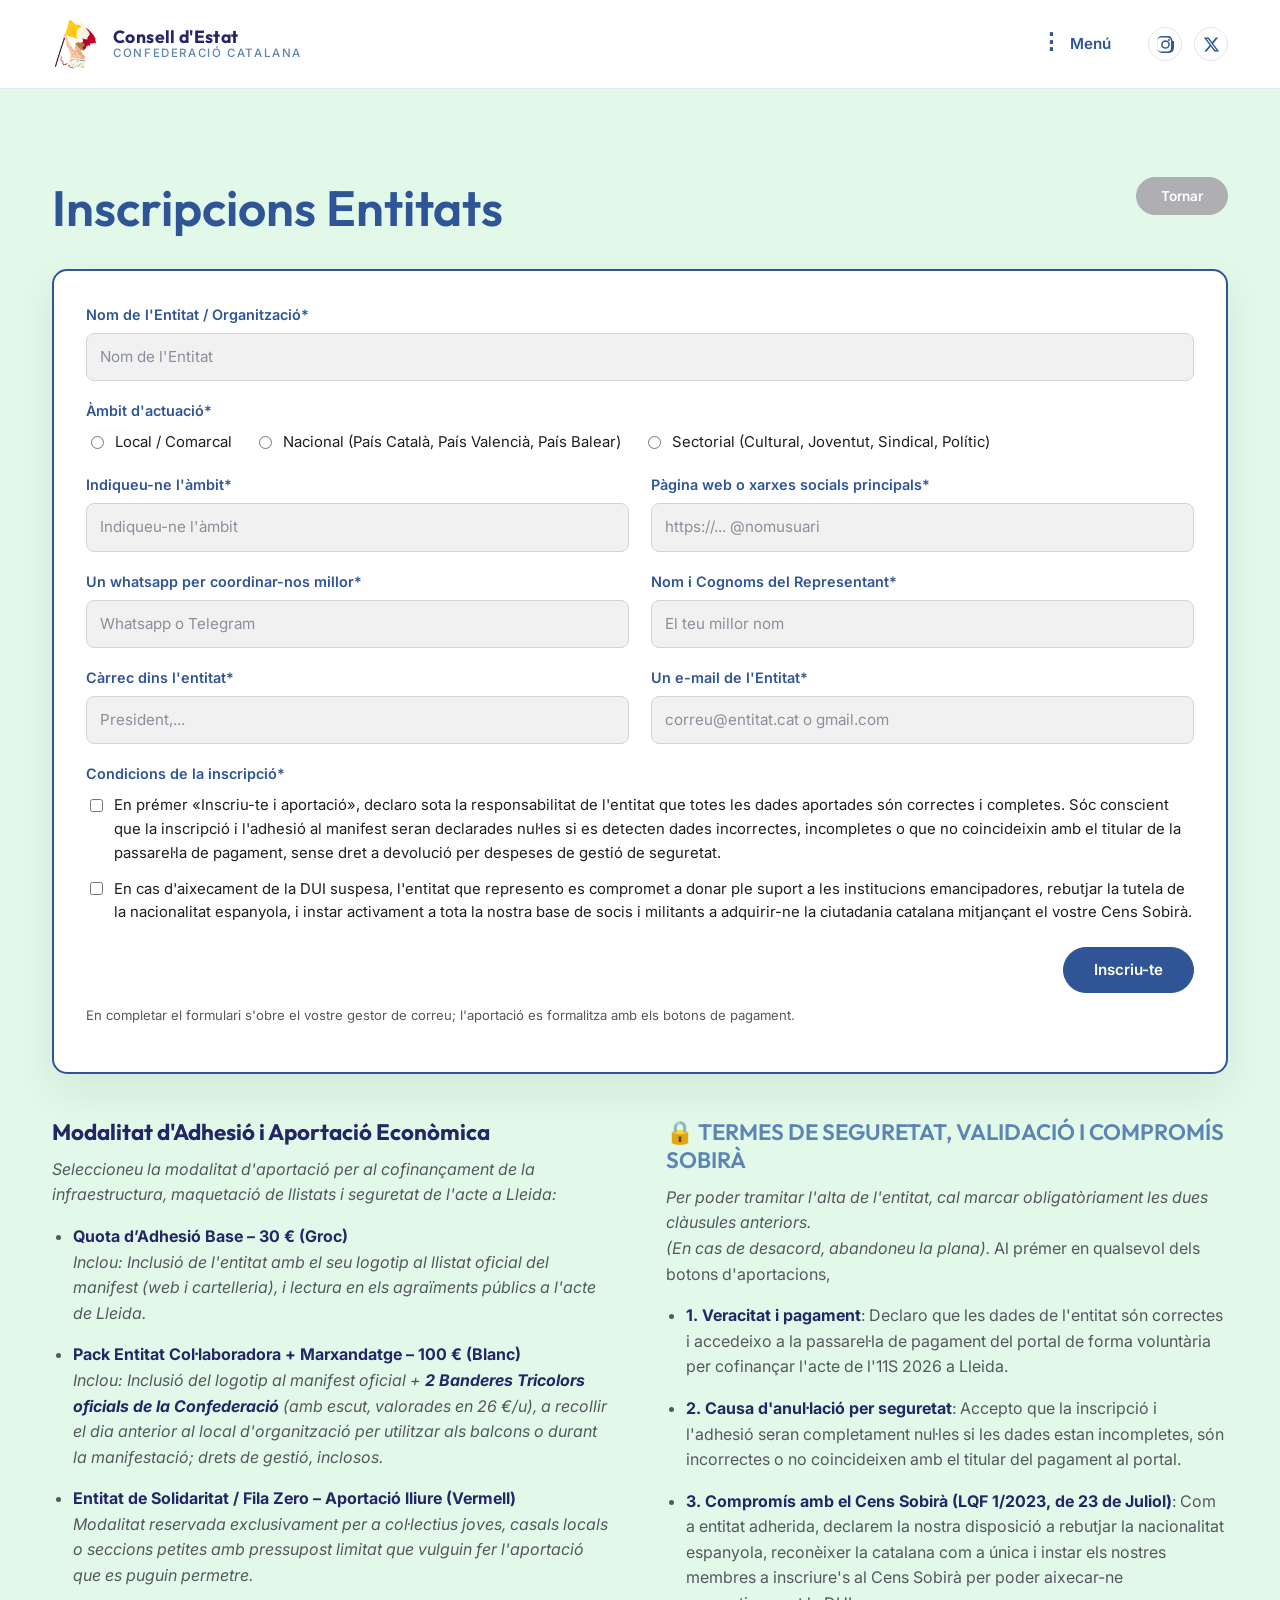
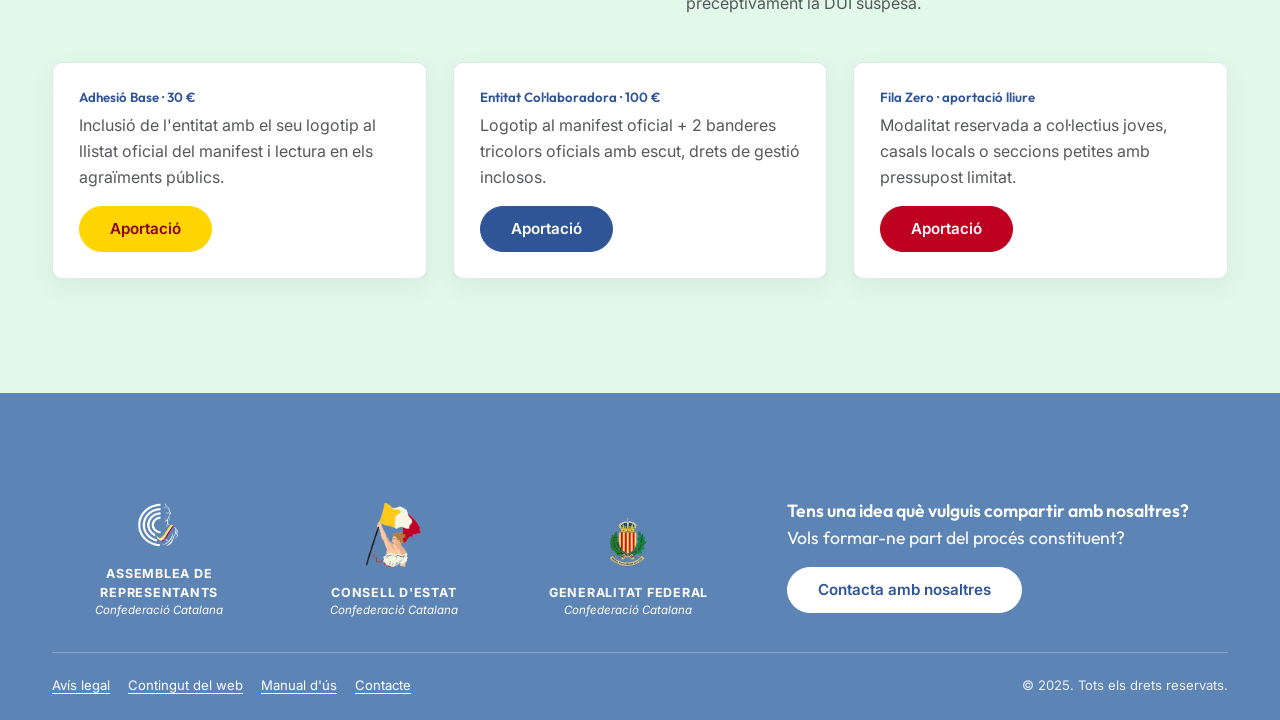
<file: diada-entitats.html>
<!DOCTYPE html>
<html lang="ca">
<head>
  <meta charset="utf-8">
  <meta name="viewport" content="width=device-width, initial-scale=1">
  <title>Inscripcions Entitats · 11S 2026 | Consell d'Estat de la Confederació Catalana</title>
  <meta name="description" content="Inscripcions d'entitats i organitzacions al Manifest de l'Onze de Setembre de 2026 a Lleida.">
  <link rel="icon" type="image/png" href="assets/img/julianna_cat.png">
  <link rel="preconnect" href="https://fonts.googleapis.com">
  <link rel="preconnect" href="https://fonts.gstatic.com" crossorigin>
  <link href="https://fonts.googleapis.com/css2?family=Inter:wght@300;400;500;600;700&family=Outfit:wght@400;500;600;700&display=swap" rel="stylesheet">
  <link rel="stylesheet" href="assets/css/style.css">
</head>
<body>
<header class="site-header">
  <div class="container header-inner">
    <a class="brand" href="index.html">
      <img class="brand__mark" src="assets/img/logo-consell.png" alt="Emblema del Consell d'Estat">
      <span class="brand__text">
        <span class="brand__name">Consell d'Estat</span>
        <span class="brand__sub">Confederació Catalana</span>
      </span>
    </a>
    <nav class="site-nav" aria-label="Navegació principal">
      <details class="menu">
        <summary><span class="menu__dots" aria-hidden="true">⋮</span> Menú</summary>
        <div class="menu__panel"><a href="index.html">Inici</a><a href="info.html">Objectius</a><a href="cens.html">Cens Sobirà</a><a href="cancelleria.html">Cancelleria</a><a href="11s2026manifest.html">11S 2026</a><a href="drets-linguistics.html">Drets Lingüístics</a><a href="alliberament-nacional.html">Alliberament nacional</a><a href="contacte.html">Contacte</a><a href="legal.html">Avís legal</a><a href="contingut.html">Contingut del web</a><a href="manual.html">Manual d'ús</a></div>
      </details>
      <div class="socials">
        <a href="https://www.instagram.com/assemblearepcat" target="_blank" rel="noopener" title="Instagram de l'Assemblea de Representants" aria-label="Instagram">
          <svg viewBox="0 0 24 24" fill="none" aria-hidden="true"><path d="M12 5.85A6.15 6.15 0 1 0 18.15 12A6.16 6.16 0 0 0 12 5.85Zm0 10.15A4 4 0 1 1 16 12a4 4 0 0 1-4 4Zm6.41-10.4a1.44 1.44 0 1 1-1.44-1.44a1.44 1.44 0 0 1 1.44 1.44Zm3.51 1.46a7.1 7.1 0 0 0-1.94-5.03A7.12 7.12 0 0 0 16.95.09C14.97-.02 9.03-.02 7.05.09A7.1 7.1 0 0 0 2.02 2.02A7.1 7.1 0 0 0 .08 7.05C-.03 9.03-.03 14.97.08 16.95a7.1 7.1 0 0 0 1.94 5.03a7.13 7.13 0 0 0 5.03 1.94c1.98.11 7.92.11 9.9 0a7.11 7.11 0 0 0 5.03-1.94a7.12 7.12 0 0 0 1.94-5.03c.11-1.98.11-7.91 0-9.89Zm-2.56 12.02a4.07 4.07 0 0 1-2.29 2.29c-1.58.63-5.33.48-7.07.48s-5.5.14-7.07-.48a4.07 4.07 0 0 1-2.29-2.29c-.63-1.58-.48-5.33-.48-7.07s-.14-5.5.48-7.07a4.07 4.07 0 0 1 2.29-2.29c1.58-.63 5.33-.48 7.07-.48s5.5-.14 7.07.48a4.07 4.07 0 0 1 2.29 2.29c.63 1.57.48 5.33.48 7.07s.15 5.5-.48 7.07Z" fill="currentColor"/></svg>
        </a>
        <a href="https://www.twitter.com/assemblearepcat" target="_blank" rel="noopener" title="X (Twitter) de l'Assemblea de Representants" aria-label="X">
          <svg viewBox="0 0 24 24" aria-hidden="true"><path d="M18.244 2.25h3.308l-7.227 8.26 8.502 11.24H16.17l-5.214-6.817L4.99 21.75H1.68l7.73-8.835L1.254 2.25H8.08l4.713 6.231 5.45-6.231Zm-1.161 17.52h1.833L7.084 4.126H5.117l11.966 15.644Z" fill="currentColor"/></svg>
        </a>
      </div>
    </nav>
  </div>
</header>
<main>
<section class="section section--green">
  <div class="container">
    <div class="page-head">
      <h1 style="color:var(--blue)">Inscripcions Entitats</h1>
      <a class="btn btn--ghost" href="11s2026manifest.html">Tornar</a>
    </div>
    <div class="form-card">
      <form action="mailto:registre@consellestat.cat" method="post" enctype="text/plain" accept-charset="UTF-8">
        <div class="form-grid">
          <div class="form-field form-field--full">
          <label for="e-nom">Nom de l'Entitat / Organització*</label>
          <input id="e-nom" name="entitat" type="text" placeholder="Nom de l'Entitat" required>
        </div>
          <div class="form-field form-field--full">
          <label>Àmbit d'actuació*</label>
          <div class="radio-group"><label><input type="radio" name="ambit" value="Local / Comarcal" required> Local / Comarcal</label><label><input type="radio" name="ambit" value="Nacional (País Català, País Valencià, País Balear)"> Nacional (País Català, País Valencià, País Balear)</label><label><input type="radio" name="ambit" value="Sectorial (Cultural, Joventut, Sindical, Polític)"> Sectorial (Cultural, Joventut, Sindical, Polític)</label></div>
        </div>
          <div class="form-field">
          <label for="e-ambit">Indiqueu-ne l'àmbit*</label>
          <input id="e-ambit" name="ambit-detall" type="text" placeholder="Indiqueu-ne l'àmbit" required>
        </div>
          <div class="form-field">
          <label for="e-web">Pàgina web o xarxes socials principals*</label>
          <input id="e-web" name="web" type="text" placeholder="https://... @nomusuari" required>
        </div>
          <div class="form-field">
          <label for="e-tel">Un whatsapp per coordinar-nos millor*</label>
          <input id="e-tel" name="whatsapp" type="tel" placeholder="Whatsapp o Telegram" required>
        </div>
          <div class="form-field">
          <label for="e-rep">Nom i Cognoms del Representant*</label>
          <input id="e-rep" name="representant" type="text" placeholder="El teu millor nom" required>
        </div>
          <div class="form-field">
          <label for="e-carrec">Càrrec dins l'entitat*</label>
          <input id="e-carrec" name="carrec" type="text" placeholder="President,..." required>
        </div>
          <div class="form-field">
          <label for="e-email">Un e-mail de l'Entitat*</label>
          <input id="e-email" name="email" type="email" placeholder="correu@entitat.cat o gmail.com" required>
        </div>
          <div class="form-field form-field--full">
            <label>Condicions de la inscripció*</label>
            <div class="radio-group" style="flex-direction:column;gap:12px">
              <label><input type="checkbox" name="condicio-1" required> En prémer «Inscriu-te i aportació», declaro sota la responsabilitat de l'entitat que totes les dades aportades són correctes i completes. Sóc conscient que la inscripció i l'adhesió al manifest seran declarades nul·les si es detecten dades incorrectes, incompletes o que no coincideixin amb el titular de la passarel·la de pagament, sense dret a devolució per despeses de gestió de seguretat.</label>
              <label><input type="checkbox" name="condicio-2" required> En cas d'aixecament de la DUI suspesa, l'entitat que represento es compromet a donar ple suport a les institucions emancipadores, rebutjar la tutela de la nacionalitat espanyola, i instar activament a tota la nostra base de socis i militants a adquirir-ne la ciutadania catalana mitjançant el vostre Cens Sobirà.</label>
            </div>
          </div>
        </div>
        <div class="form-actions"><button class="btn btn--solid" type="submit">Inscriu-te</button></div>
        <p class="form-note">En completar el formulari s'obre el vostre gestor de correu; l'aportació es formalitza amb els botons de pagament.</p>
      </form>
    </div>
    <div class="grid-2 grid-2--start" style="margin-top:44px">
      <div class="prose"><h3><span><strong>Modalitat d'Adhesió i Aportació Econòmica</strong></span></h3><p><em>Seleccioneu la modalitat d'aportació per al cofinançament de la infraestructura, maquetació de llistats i seguretat de l'acte a Lleida:</em></p><ul><li><p><span><strong>Quota d’Adhesió Base – 30 € (Groc)</strong><br/><em>Inclou: Inclusió de l'entitat amb el seu logotip al llistat oficial del manifest (web i cartelleria), i lectura en els agraïments públics a l'acte de Lleida.</em></span></p></li><li><p><span><strong>Pack Entitat Col·laboradora + Marxandatge – 100 € (Blanc)</strong><br/><em>Inclou: Inclusió del logotip al manifest oficial + </em><strong><em>2 Banderes Tricolors oficials de la Confederació</em></strong><em> (amb escut, valorades en 26 €/u), a recollir el dia anterior al local d'organització per utilitzar als balcons o durant la manifestació; drets de gestió, inclosos.</em></span></p></li><li><p><span><strong>Entitat de Solidaritat / Fila Zero – Aportació lliure (Vermell)</strong><br/><em>Modalitat reservada exclusivament per a col·lectius joves, casals locals o seccions petites amb pressupost limitat que vulguin fer l'aportació que es puguin permetre.</em></span></p></li></ul></div>
      <div class="prose"><h3>🔒 TERMES DE SEGURETAT, VALIDACIÓ I COMPROMÍS SOBIRÀ</h3><p><em>Per poder tramitar l'alta de l'entitat, cal marcar obligatòriament les dues clàusules anteriors.</em><br/><em>(En cas de desacord, abandoneu la plana). </em>Al prémer en qualsevol dels botons d'aportacions, </p><ul><li><p><span><strong>1. Veracitat i pagament</strong>: Declaro que les dades de l'entitat són correctes i accedeixo a la passarel·la de pagament del portal de forma voluntària per cofinançar l'acte de l'11S 2026 a Lleida.</span></p></li><li><p><span><strong>2. Causa d'anul·lació per seguretat</strong>: Accepto que la inscripció i l'adhesió seran completament nul·les si les dades estan incompletes, són incorrectes o no coincideixen amb el titular del pagament al portal.</span></p></li><li><p><span><strong>3. Compromís amb el Cens Sobirà (LQF 1/2023, de 23 de Juliol)</strong>: Com a entitat adherida, declarem la nostra disposició a rebutjar la nacionalitat espanyola, reconèixer la catalana com a única i instar els nostres membres a inscriure's al Cens Sobirà per poder aixecar-ne preceptivament la DUI suspesa.</span></p></li></ul></div>
    </div>
    <div class="grid-3" style="margin:26px 0">
      <div class="card"><h5>Adhesió Base · 30 €</h5><p style="color:var(--muted)">Inclusió de l'entitat amb el seu logotip al llistat oficial del manifest i lectura en els agraïments públics.</p><a class="btn btn--yellow" href="https://pay.sumup.com/b2c/Q8OM7NUB" target="_blank" rel="noopener">Aportació</a></div>
      <div class="card"><h5>Entitat Col·laboradora · 100 €</h5><p style="color:var(--muted)">Logotip al manifest oficial + 2 banderes tricolors oficials amb escut, drets de gestió inclosos.</p><a class="btn btn--solid" href="https://pay.sumup.com/b2c/QB1DX0CP" target="_blank" rel="noopener">Aportació</a></div>
      <div class="card"><h5>Fila Zero · aportació lliure</h5><p style="color:var(--muted)">Modalitat reservada a col·lectius joves, casals locals o seccions petites amb pressupost limitat.</p><a class="btn btn--red" href="https://pay.sumup.com/b2c/QKD838CH" target="_blank" rel="noopener">Aportació</a></div>
    </div>
  </div>
</section>
</main>
<footer class="site-footer">
  <div class="container">
    <div class="footer-main">
      <div class="footer-logos">
        <div class="footer-logo"><img src="assets/img/emblema-arc-2023.png" alt="Emblema de l'Assemblea de Representants"><p>Assemblea de Representants<em>Confederació Catalana</em></p></div>
        <div class="footer-logo footer-logo--portrait"><img src="assets/img/julianna-flag.png" alt="Emblema del Consell d'Estat"><p>Consell d'Estat<em>Confederació Catalana</em></p></div>
        <div class="footer-logo"><img src="assets/img/01a-assemblea-representants-escut-d-armes-01.svg" alt="Escut de la Generalitat Federal"><p>Generalitat Federal<em>Confederació Catalana</em></p></div>
      </div>
      <div class="footer-cta">
        <h2>Tens una idea què vulguis compartir amb nosaltres? <span>Vols formar-ne part del procés constituent?</span></h2>
        <a class="btn btn--white" href="contacte.html">Contacta amb nosaltres</a>
      </div>
    </div>
    <div class="footer-bottom">
      <nav class="footer-links" aria-label="Enllaços legals">
        <a href="legal.html">Avís legal</a>
        <a href="contingut.html">Contingut del web</a>
        <a href="manual.html">Manual d'ús</a>
        <a href="contacte.html">Contacte</a>
      </nav>
      <p>© 2025. Tots els drets reservats.</p>
    </div>
  </div>
</footer>
</body>
</html>
</file>
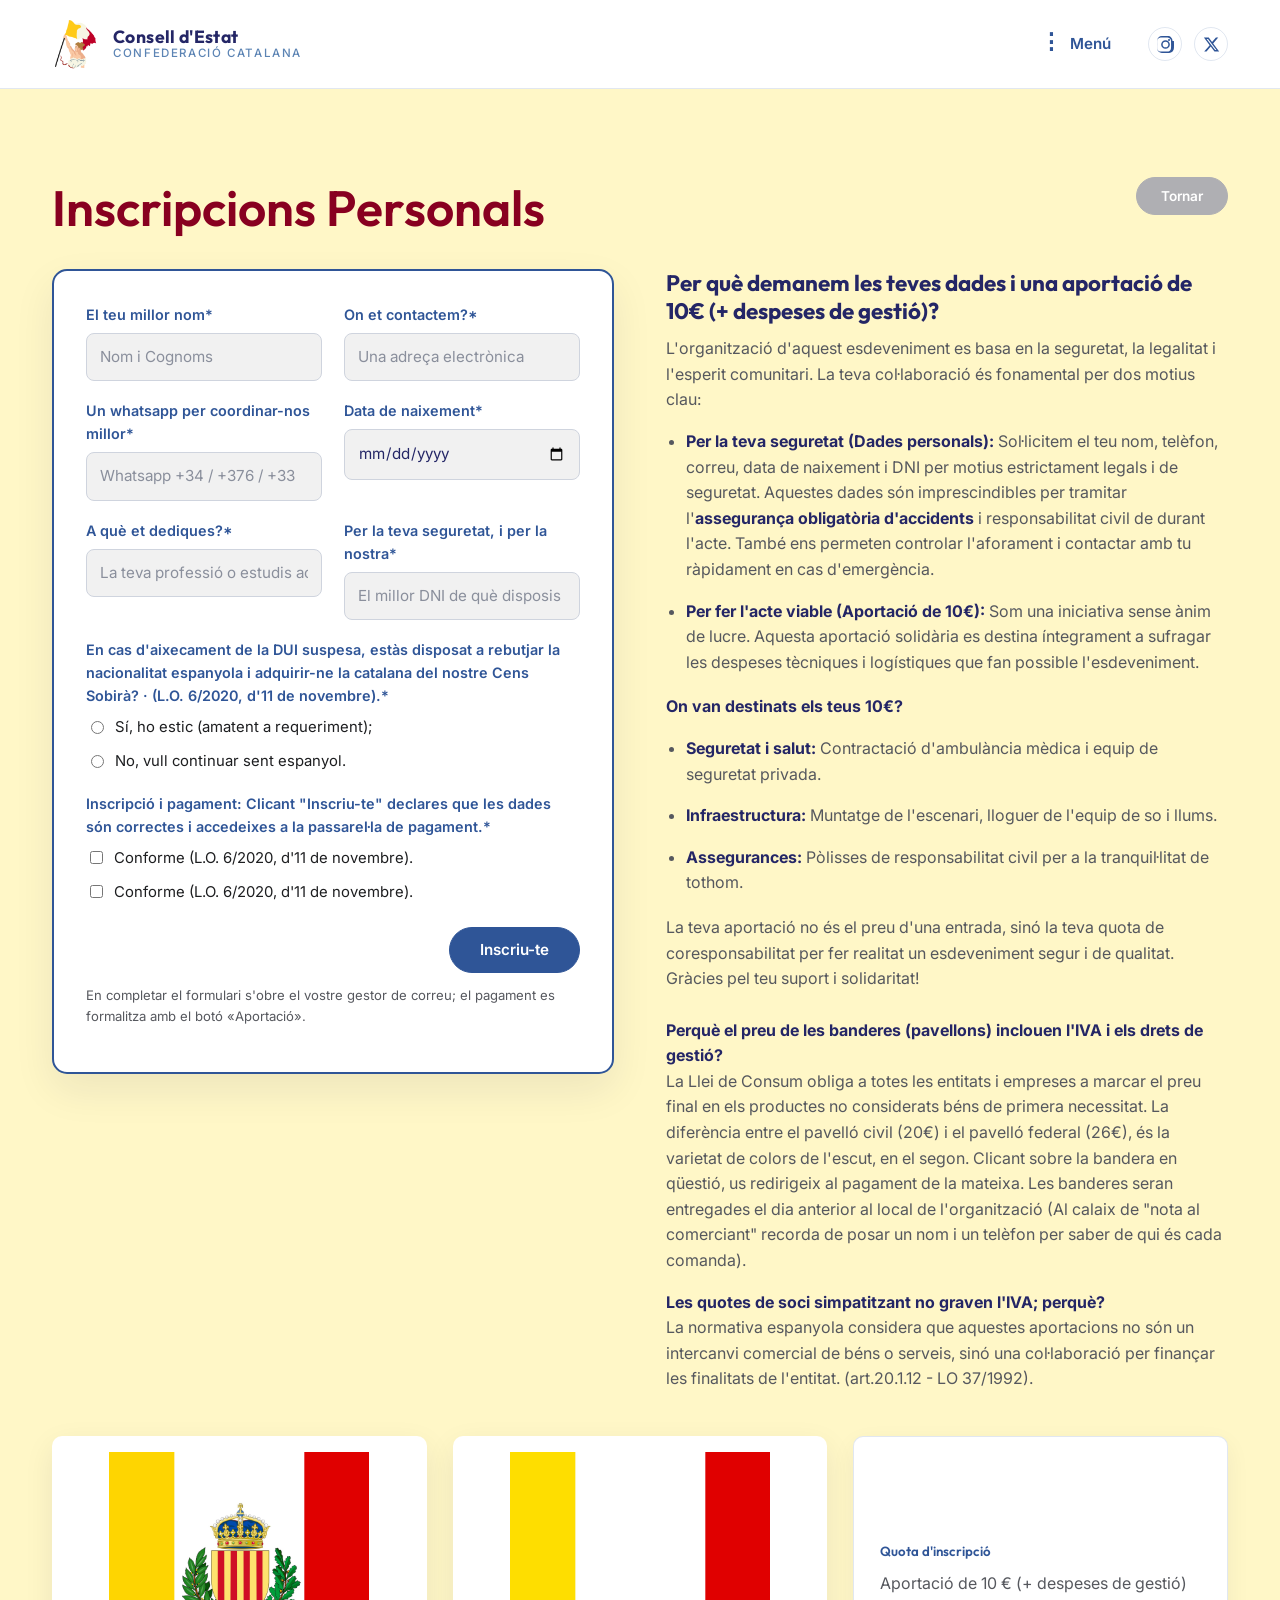
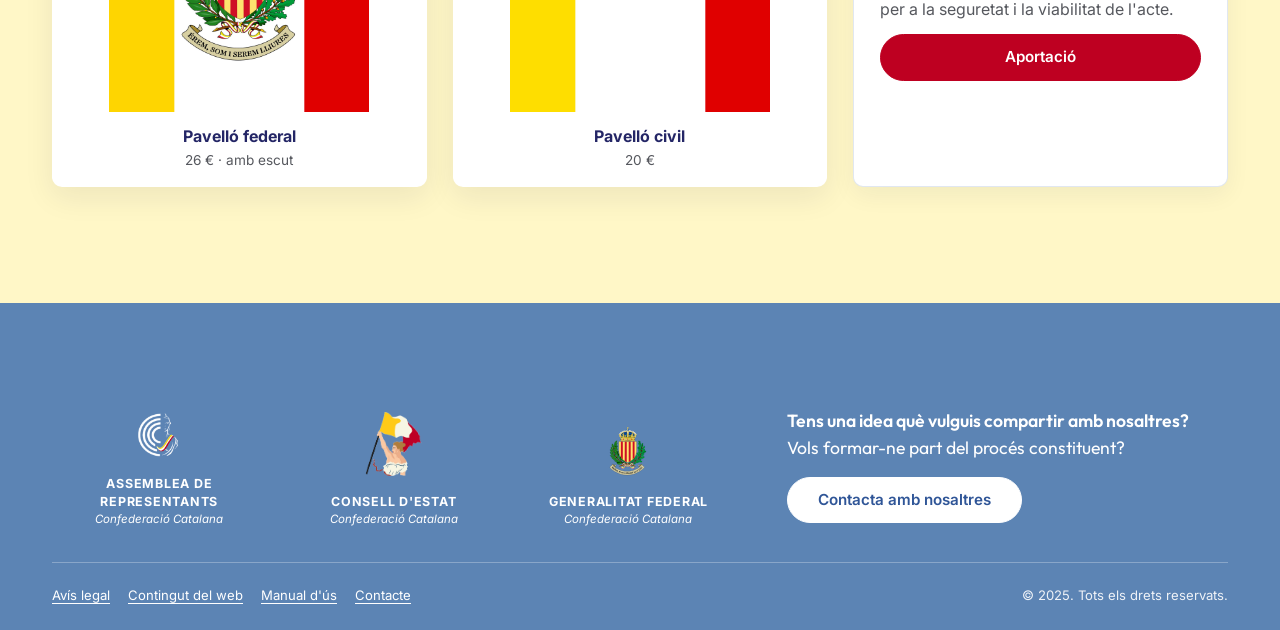
<file: diada.html>
<!DOCTYPE html>
<html lang="ca">
<head>
  <meta charset="utf-8">
  <meta name="viewport" content="width=device-width, initial-scale=1">
  <title>Inscripcions Personals · 11S 2026 | Consell d'Estat de la Confederació Catalana</title>
  <meta name="description" content="Inscripcions personals al Manifest de l'Onze de Setembre de 2026 a Lleida.">
  <link rel="icon" type="image/png" href="assets/img/julianna_cat.png">
  <link rel="preconnect" href="https://fonts.googleapis.com">
  <link rel="preconnect" href="https://fonts.gstatic.com" crossorigin>
  <link href="https://fonts.googleapis.com/css2?family=Inter:wght@300;400;500;600;700&family=Outfit:wght@400;500;600;700&display=swap" rel="stylesheet">
  <link rel="stylesheet" href="assets/css/style.css">
</head>
<body>
<header class="site-header">
  <div class="container header-inner">
    <a class="brand" href="index.html">
      <img class="brand__mark" src="assets/img/logo-consell.png" alt="Emblema del Consell d'Estat">
      <span class="brand__text">
        <span class="brand__name">Consell d'Estat</span>
        <span class="brand__sub">Confederació Catalana</span>
      </span>
    </a>
    <nav class="site-nav" aria-label="Navegació principal">
      <details class="menu">
        <summary><span class="menu__dots" aria-hidden="true">⋮</span> Menú</summary>
        <div class="menu__panel"><a href="index.html">Inici</a><a href="info.html">Objectius</a><a href="cens.html">Cens Sobirà</a><a href="cancelleria.html">Cancelleria</a><a href="11s2026manifest.html">11S 2026</a><a href="drets-linguistics.html">Drets Lingüístics</a><a href="alliberament-nacional.html">Alliberament nacional</a><a href="contacte.html">Contacte</a><a href="legal.html">Avís legal</a><a href="contingut.html">Contingut del web</a><a href="manual.html">Manual d'ús</a></div>
      </details>
      <div class="socials">
        <a href="https://www.instagram.com/assemblearepcat" target="_blank" rel="noopener" title="Instagram de l'Assemblea de Representants" aria-label="Instagram">
          <svg viewBox="0 0 24 24" fill="none" aria-hidden="true"><path d="M12 5.85A6.15 6.15 0 1 0 18.15 12A6.16 6.16 0 0 0 12 5.85Zm0 10.15A4 4 0 1 1 16 12a4 4 0 0 1-4 4Zm6.41-10.4a1.44 1.44 0 1 1-1.44-1.44a1.44 1.44 0 0 1 1.44 1.44Zm3.51 1.46a7.1 7.1 0 0 0-1.94-5.03A7.12 7.12 0 0 0 16.95.09C14.97-.02 9.03-.02 7.05.09A7.1 7.1 0 0 0 2.02 2.02A7.1 7.1 0 0 0 .08 7.05C-.03 9.03-.03 14.97.08 16.95a7.1 7.1 0 0 0 1.94 5.03a7.13 7.13 0 0 0 5.03 1.94c1.98.11 7.92.11 9.9 0a7.11 7.11 0 0 0 5.03-1.94a7.12 7.12 0 0 0 1.94-5.03c.11-1.98.11-7.91 0-9.89Zm-2.56 12.02a4.07 4.07 0 0 1-2.29 2.29c-1.58.63-5.33.48-7.07.48s-5.5.14-7.07-.48a4.07 4.07 0 0 1-2.29-2.29c-.63-1.58-.48-5.33-.48-7.07s-.14-5.5.48-7.07a4.07 4.07 0 0 1 2.29-2.29c1.58-.63 5.33-.48 7.07-.48s5.5-.14 7.07.48a4.07 4.07 0 0 1 2.29 2.29c.63 1.57.48 5.33.48 7.07s.15 5.5-.48 7.07Z" fill="currentColor"/></svg>
        </a>
        <a href="https://www.twitter.com/assemblearepcat" target="_blank" rel="noopener" title="X (Twitter) de l'Assemblea de Representants" aria-label="X">
          <svg viewBox="0 0 24 24" aria-hidden="true"><path d="M18.244 2.25h3.308l-7.227 8.26 8.502 11.24H16.17l-5.214-6.817L4.99 21.75H1.68l7.73-8.835L1.254 2.25H8.08l4.713 6.231 5.45-6.231Zm-1.161 17.52h1.833L7.084 4.126H5.117l11.966 15.644Z" fill="currentColor"/></svg>
        </a>
      </div>
    </nav>
  </div>
</header>
<main>
<section class="section section--yellow">
  <div class="container">
    <div class="page-head">
      <h1 style="color:var(--wine)">Inscripcions Personals</h1>
      <a class="btn btn--ghost" href="11s2026manifest.html">Tornar</a>
    </div>
    <div class="grid-2 grid-2--start">
      <div class="form-card">
      <form action="mailto:registre@consellestat.cat" method="post" enctype="text/plain" accept-charset="UTF-8">
        <div class="form-grid">
          <div class="form-field">
          <label for="d-nom">El teu millor nom*</label>
          <input id="d-nom" name="nom" type="text" placeholder="Nom i Cognoms" required>
        </div>
          <div class="form-field">
          <label for="d-email">On et contactem?*</label>
          <input id="d-email" name="email" type="email" placeholder="Una adreça electrònica" required>
        </div>
          <div class="form-field">
          <label for="d-tel">Un whatsapp per coordinar-nos millor*</label>
          <input id="d-tel" name="whatsapp" type="tel" placeholder="Whatsapp +34 / +376 / +33" required>
        </div>
          <div class="form-field">
          <label for="d-naix">Data de naixement*</label>
          <input id="d-naix" name="naixement" type="date" placeholder="dd/mm/aaaa" required>
        </div>
          <div class="form-field">
          <label for="d-feina">A què et dediques?*</label>
          <input id="d-feina" name="feina" type="text" placeholder="La teva professió o estudis actuals" required>
        </div>
          <div class="form-field">
          <label for="d-dni">Per la teva seguretat, i per la nostra*</label>
          <input id="d-dni" name="dni" type="text" placeholder="El millor DNI de què disposis (Ex: 99.999.999R)" required>
        </div>
          <div class="form-field form-field--full">
          <label>En cas d'aixecament de la DUI suspesa, estàs disposat a rebutjar la nacionalitat espanyola i adquirir-ne la catalana del nostre Cens Sobirà? · (L.O. 6/2020, d'11 de novembre).*</label>
          <div class="radio-group"><label><input type="radio" name="nacionalitat" value="Sí, ho estic (amatent a requeriment);" required> Sí, ho estic (amatent a requeriment);</label><label><input type="radio" name="nacionalitat" value="No, vull continuar sent espanyol."> No, vull continuar sent espanyol.</label></div>
        </div>
          <div class="form-field form-field--full">
            <label>Inscripció i pagament: Clicant "Inscriu-te" declares que les dades són correctes i accedeixes a la passarel·la de pagament.*</label>
            <div class="radio-group"><label><input type="checkbox" name="conforme-1" required> Conforme (L.O. 6/2020, d'11 de novembre).</label><label><input type="checkbox" name="conforme-2" required> Conforme (L.O. 6/2020, d'11 de novembre).</label></div>
          </div>
        </div>
        <div class="form-actions"><button class="btn btn--solid" type="submit">Inscriu-te</button></div>
        <p class="form-note">En completar el formulari s'obre el vostre gestor de correu; el pagament es formalitza amb el botó «Aportació».</p>
      </form>
    </div>
      <div class="prose"><h3><strong>Per què demanem les teves dades i una aportació de 10€ (+ despeses de gestió)?</strong></h3><p>L'organització d'aquest esdeveniment es basa en la seguretat, la legalitat i l'esperit comunitari. La teva col·laboració és fonamental per dos motius clau:</p><ul><li><p><span><strong>Per la teva seguretat (Dades personals):</strong> Sol·licitem el teu nom, telèfon, correu, data de naixement i DNI per motius estrictament legals i de seguretat. Aquestes dades són imprescindibles per tramitar l'<strong>assegurança obligatòria d'accidents</strong> i responsabilitat civil de durant l'acte. També ens permeten controlar l'aforament i contactar amb tu ràpidament en cas d'emergència.</span></p></li><li><p><span><strong>Per fer l'acte viable (Aportació de 10€):</strong> Som una iniciativa sense ànim de lucre. Aquesta aportació solidària es destina íntegrament a sufragar les despeses tècniques i logístiques que fan possible l'esdeveniment.</span></p></li></ul><p><strong>On van destinats els teus 10€?</strong></p><ul><li><p><span><strong>Seguretat i salut:</strong> Contractació d'ambulància mèdica i equip de seguretat privada.</span></p></li><li><p><span><strong>Infraestructura:</strong> Muntatge de l'escenari, lloguer de l'equip de so i llums.</span></p></li><li><p><span><strong>Assegurances:</strong> Pòlisses de responsabilitat civil per a la tranquil·litat de tothom.</span></p></li></ul><p>La teva aportació no és el preu d'una entrada, sinó la teva quota de coresponsabilitat per fer realitat un esdeveniment segur i de qualitat. Gràcies pel teu suport i solidaritat!<br/><br/><span><strong>Perquè el preu de les banderes (pavellons) inclouen l'IVA i els drets de gestió?</strong></span><br/><span>La Llei de Consum obliga a totes les entitats i empreses a marcar el preu final en els productes no considerats béns de primera necessitat. La diferència entre el pavelló civil (20€) i el pavelló federal (26€), és la varietat de colors de l'escut, en el segon. Clicant sobre la bandera en qüestió, us redirigeix al pagament de la mateixa. Les banderes seran entregades el dia anterior al local de l'organització (Al calaix de "nota al comerciant" recorda de posar un nom i un telèfon per saber de qui és cada comanda).</span></p><p><span><strong>Les quotes de soci simpatitzant no graven l'IVA; perquè?</strong></span><br/>La normativa espanyola considera que aquestes aportacions no són un intercanvi comercial de béns o serveis, sinó una col·laboració per finançar les finalitats de l'entitat. (art.20.1.12 - LO 37/1992).</p></div>
    </div>
    <div class="grid-3" style="margin:28px 0">
      <a class="flag-card" href="https://pay.sumup.com/b2c/Q4MQT242" target="_blank" rel="noopener"><img src="assets/img/tricolor-federal-amb-escut.png" alt="Pavelló federal amb escut"><strong>Pavelló federal</strong><span>26 € · amb escut</span></a>
      <a class="flag-card" href="https://pay.sumup.com/b2c/Q0P6H279" target="_blank" rel="noopener"><img src="assets/img/tricolor-federal.png" alt="Pavelló civil tricolor"><strong>Pavelló civil</strong><span>20 €</span></a>
      <div class="card" style="display:flex;flex-direction:column;justify-content:center;gap:12px">
        <h5 style="margin:0">Quota d'inscripció</h5>
        <p style="margin:0;color:var(--muted)">Aportació de 10 € (+ despeses de gestió) per a la seguretat i la viabilitat de l'acte.</p>
        <a class="btn btn--red" href="https://pay.sumup.com/b2c/QY2SY8UU" target="_blank" rel="noopener">Aportació</a>
      </div>
    </div>
  </div>
</section>
</main>
<footer class="site-footer">
  <div class="container">
    <div class="footer-main">
      <div class="footer-logos">
        <div class="footer-logo"><img src="assets/img/emblema-arc-2023.png" alt="Emblema de l'Assemblea de Representants"><p>Assemblea de Representants<em>Confederació Catalana</em></p></div>
        <div class="footer-logo footer-logo--portrait"><img src="assets/img/julianna-flag.png" alt="Emblema del Consell d'Estat"><p>Consell d'Estat<em>Confederació Catalana</em></p></div>
        <div class="footer-logo"><img src="assets/img/01a-assemblea-representants-escut-d-armes-01.svg" alt="Escut de la Generalitat Federal"><p>Generalitat Federal<em>Confederació Catalana</em></p></div>
      </div>
      <div class="footer-cta">
        <h2>Tens una idea què vulguis compartir amb nosaltres? <span>Vols formar-ne part del procés constituent?</span></h2>
        <a class="btn btn--white" href="contacte.html">Contacta amb nosaltres</a>
      </div>
    </div>
    <div class="footer-bottom">
      <nav class="footer-links" aria-label="Enllaços legals">
        <a href="legal.html">Avís legal</a>
        <a href="contingut.html">Contingut del web</a>
        <a href="manual.html">Manual d'ús</a>
        <a href="contacte.html">Contacte</a>
      </nav>
      <p>© 2025. Tots els drets reservats.</p>
    </div>
  </div>
</footer>
</body>
</html>
</file>
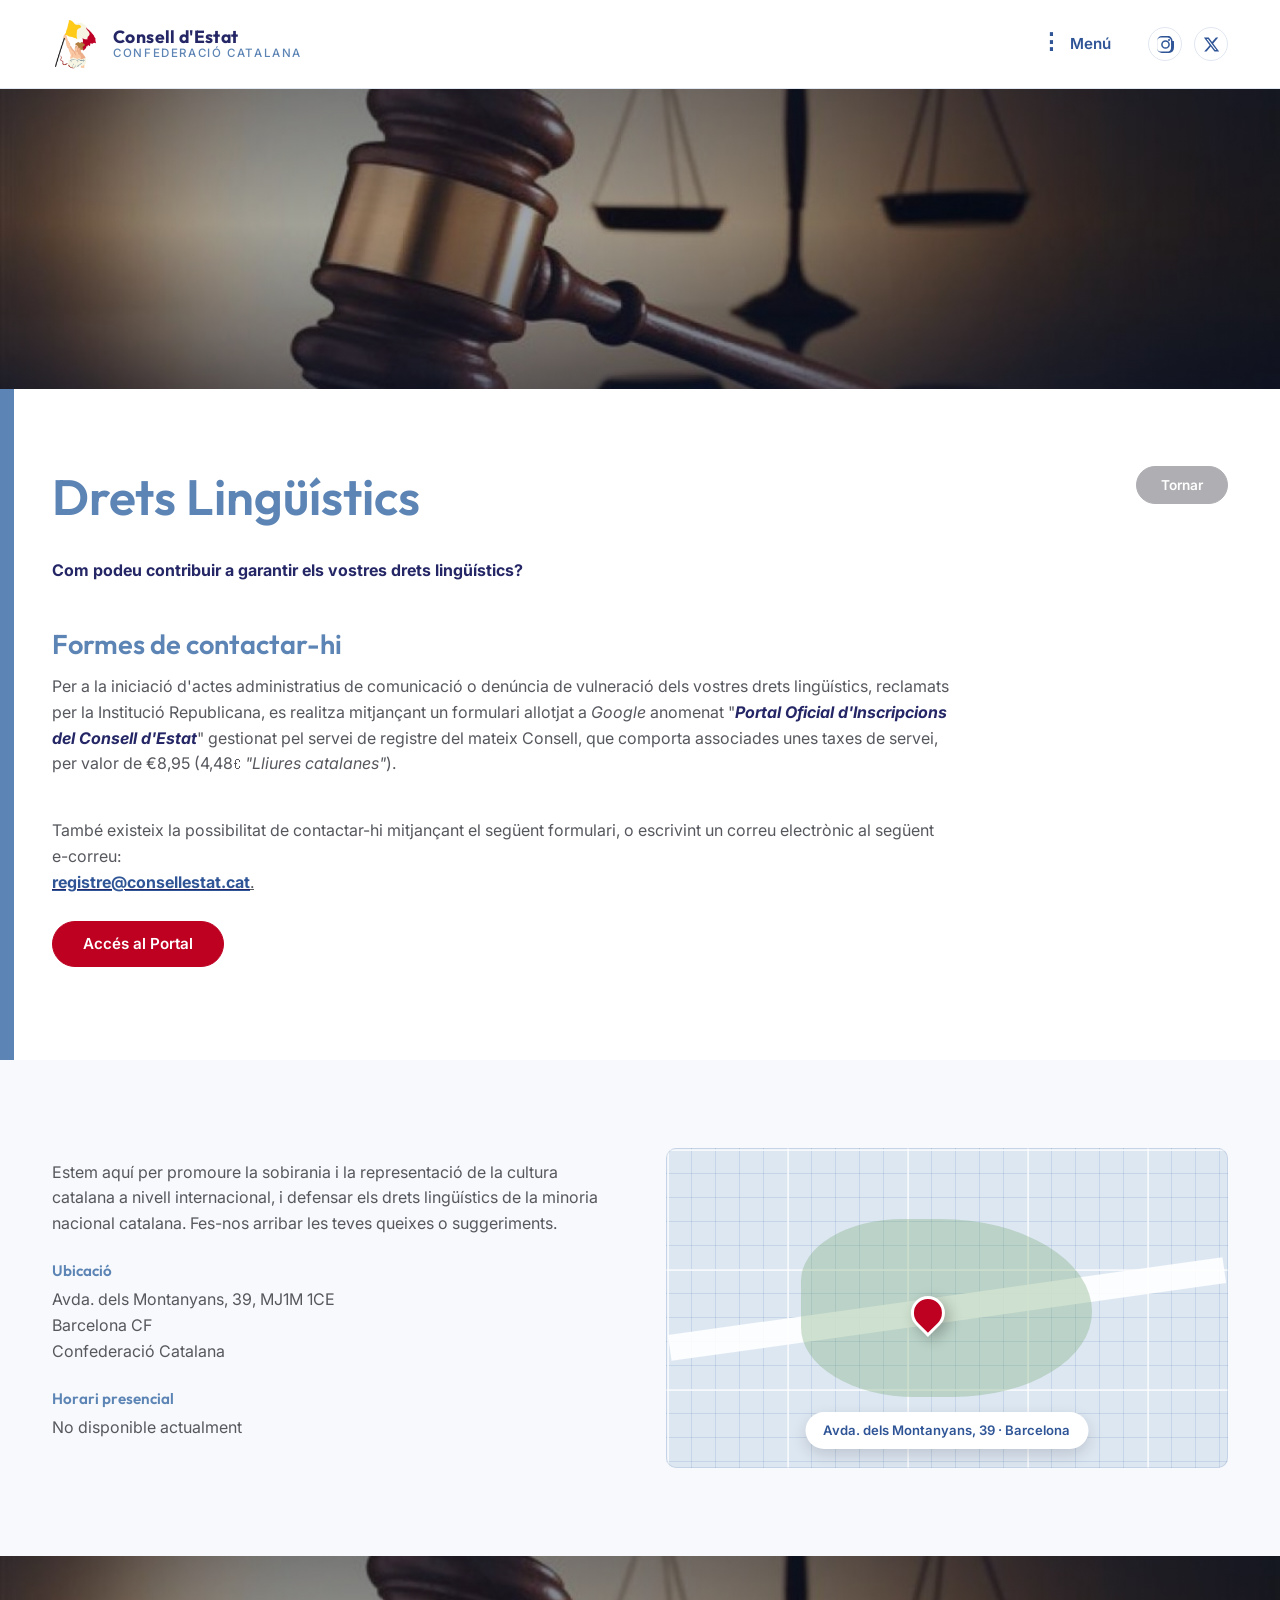
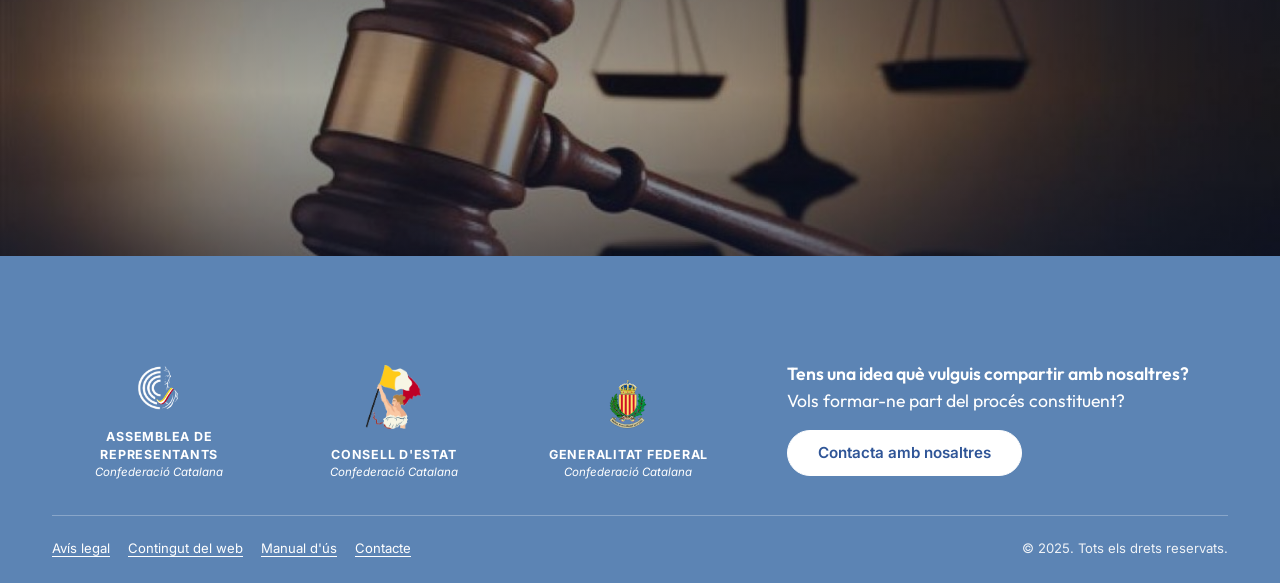
<file: drets-linguistics.html>
<!DOCTYPE html>
<html lang="ca">
<head>
  <meta charset="utf-8">
  <meta name="viewport" content="width=device-width, initial-scale=1">
  <title>Drets Lingüístics | Consell d'Estat de la Confederació Catalana</title>
  <meta name="description" content="Defensa dels drets lingüístics de la minoria nacional catalana: com contribuir-hi i accés al Portal Oficial d'Inscripcions.">
  <link rel="icon" type="image/png" href="assets/img/julianna_cat.png">
  <link rel="preconnect" href="https://fonts.googleapis.com">
  <link rel="preconnect" href="https://fonts.gstatic.com" crossorigin>
  <link href="https://fonts.googleapis.com/css2?family=Inter:wght@300;400;500;600;700&family=Outfit:wght@400;500;600;700&display=swap" rel="stylesheet">
  <link rel="stylesheet" href="assets/css/style.css">
</head>
<body>
<header class="site-header">
  <div class="container header-inner">
    <a class="brand" href="index.html">
      <img class="brand__mark" src="assets/img/logo-consell.png" alt="Emblema del Consell d'Estat">
      <span class="brand__text">
        <span class="brand__name">Consell d'Estat</span>
        <span class="brand__sub">Confederació Catalana</span>
      </span>
    </a>
    <nav class="site-nav" aria-label="Navegació principal">
      <details class="menu">
        <summary><span class="menu__dots" aria-hidden="true">⋮</span> Menú</summary>
        <div class="menu__panel"><a href="index.html">Inici</a><a href="info.html">Objectius</a><a href="cens.html">Cens Sobirà</a><a href="cancelleria.html">Cancelleria</a><a href="11s2026manifest.html">11S 2026</a><a href="drets-linguistics.html" class="is-active">Drets Lingüístics</a><a href="alliberament-nacional.html">Alliberament nacional</a><a href="contacte.html">Contacte</a><a href="legal.html">Avís legal</a><a href="contingut.html">Contingut del web</a><a href="manual.html">Manual d'ús</a></div>
      </details>
      <div class="socials">
        <a href="https://www.instagram.com/assemblearepcat" target="_blank" rel="noopener" title="Instagram de l'Assemblea de Representants" aria-label="Instagram">
          <svg viewBox="0 0 24 24" fill="none" aria-hidden="true"><path d="M12 5.85A6.15 6.15 0 1 0 18.15 12A6.16 6.16 0 0 0 12 5.85Zm0 10.15A4 4 0 1 1 16 12a4 4 0 0 1-4 4Zm6.41-10.4a1.44 1.44 0 1 1-1.44-1.44a1.44 1.44 0 0 1 1.44 1.44Zm3.51 1.46a7.1 7.1 0 0 0-1.94-5.03A7.12 7.12 0 0 0 16.95.09C14.97-.02 9.03-.02 7.05.09A7.1 7.1 0 0 0 2.02 2.02A7.1 7.1 0 0 0 .08 7.05C-.03 9.03-.03 14.97.08 16.95a7.1 7.1 0 0 0 1.94 5.03a7.13 7.13 0 0 0 5.03 1.94c1.98.11 7.92.11 9.9 0a7.11 7.11 0 0 0 5.03-1.94a7.12 7.12 0 0 0 1.94-5.03c.11-1.98.11-7.91 0-9.89Zm-2.56 12.02a4.07 4.07 0 0 1-2.29 2.29c-1.58.63-5.33.48-7.07.48s-5.5.14-7.07-.48a4.07 4.07 0 0 1-2.29-2.29c-.63-1.58-.48-5.33-.48-7.07s-.14-5.5.48-7.07a4.07 4.07 0 0 1 2.29-2.29c1.58-.63 5.33-.48 7.07-.48s5.5-.14 7.07.48a4.07 4.07 0 0 1 2.29 2.29c.63 1.57.48 5.33.48 7.07s.15 5.5-.48 7.07Z" fill="currentColor"/></svg>
        </a>
        <a href="https://www.twitter.com/assemblearepcat" target="_blank" rel="noopener" title="X (Twitter) de l'Assemblea de Representants" aria-label="X">
          <svg viewBox="0 0 24 24" aria-hidden="true"><path d="M18.244 2.25h3.308l-7.227 8.26 8.502 11.24H16.17l-5.214-6.817L4.99 21.75H1.68l7.73-8.835L1.254 2.25H8.08l4.713 6.231 5.45-6.231Zm-1.161 17.52h1.833L7.084 4.126H5.117l11.966 15.644Z" fill="currentColor"/></svg>
        </a>
      </div>
    </nav>
  </div>
</header>
<main>
<section class="hero hero--short" style="background-image:url('assets/img/2023_02_23_13_44_16_jutge.jpg')" ></section><section class="page-rail">
  <div class="container">
    <div class="page-head">
      <h1>Drets Lingüístics</h1>
      <a class="btn btn--ghost" href="index.html">Tornar</a>
    </div>
    <div class="prose"><p><span><strong>Com podeu contribuir a garantir els vostres drets lingüístics?</strong></span></p><h2>Formes de contactar-hi</h2><p><span>Per a la  iniciació d'actes administratius de comunicació o denúncia de vulneració dels vostres drets lingüístics, reclamats per la Institució Republicana, es realitza mitjançant un formulari allotjat a <em>Google</em> anomenat "</span><span><strong><em>Portal Oficial d'Inscripcions del Consell d'Estat</em></strong></span><span>" gestionat pel servei de registre del mateix Consell, que comporta associades unes taxes de servei, per valor de €8,95 (4,48</span><span>Ꞓ <em>"Lliures catalanes"</em></span><span>).</span></p><p><br/><span>També existeix la possibilitat de contactar-hi mitjançant el següent formulari, o escrivint un correu electrònic al següent e-correu:</span><br/><span><strong><u><a href="mailto:registre@consellestat.cat">registre@consellestat.cat</a></u></strong></span><span><u>.</u></span><br/></p></div>
    <p style="margin-top:26px"><a class="btn btn--red" href="https://scur.cat/JGN7GY" target="_blank" rel="noopener">Accés al Portal</a></p>
  </div>
</section><section class="section section--paper">
  <div class="container">
    <div class="grid-2">
      <div class="prose">
        <p>Estem aquí per promoure la sobirania i la representació de la cultura catalana a nivell internacional, i defensar els drets lingüístics de la minoria nacional catalana. Fes-nos arribar les teves queixes o suggeriments.</p>
        <h6>Ubicació</h6>
        <p>Avda. dels Montanyans, 39, MJ1M 1CE<br/>Barcelona CF<br/>Confederació Catalana</p>
        <h6>Horari presencial</h6>
        <p>No disponible actualment</p>
      </div>
      <div class="map" role="img" aria-label="Avda. dels Montanyans, 39 · Barcelona">
      <span class="map__pin" aria-hidden="true"></span>
      <span class="map__label">Avda. dels Montanyans, 39 · Barcelona</span>
    </div>
    </div>
  </div>
</section><section class="hero hero--short" style="background-image:url('assets/img/2023_02_23_13_44_16_jutge.jpg')" ></section>
</main>
<footer class="site-footer">
  <div class="container">
    <div class="footer-main">
      <div class="footer-logos">
        <div class="footer-logo"><img src="assets/img/emblema-arc-2023.png" alt="Emblema de l'Assemblea de Representants"><p>Assemblea de Representants<em>Confederació Catalana</em></p></div>
        <div class="footer-logo footer-logo--portrait"><img src="assets/img/julianna-flag.png" alt="Emblema del Consell d'Estat"><p>Consell d'Estat<em>Confederació Catalana</em></p></div>
        <div class="footer-logo"><img src="assets/img/01a-assemblea-representants-escut-d-armes-01.svg" alt="Escut de la Generalitat Federal"><p>Generalitat Federal<em>Confederació Catalana</em></p></div>
      </div>
      <div class="footer-cta">
        <h2>Tens una idea què vulguis compartir amb nosaltres? <span>Vols formar-ne part del procés constituent?</span></h2>
        <a class="btn btn--white" href="contacte.html">Contacta amb nosaltres</a>
      </div>
    </div>
    <div class="footer-bottom">
      <nav class="footer-links" aria-label="Enllaços legals">
        <a href="legal.html">Avís legal</a>
        <a href="contingut.html">Contingut del web</a>
        <a href="manual.html">Manual d'ús</a>
        <a href="contacte.html">Contacte</a>
      </nav>
      <p>© 2025. Tots els drets reservats.</p>
    </div>
  </div>
</footer>
</body>
</html>
</file>
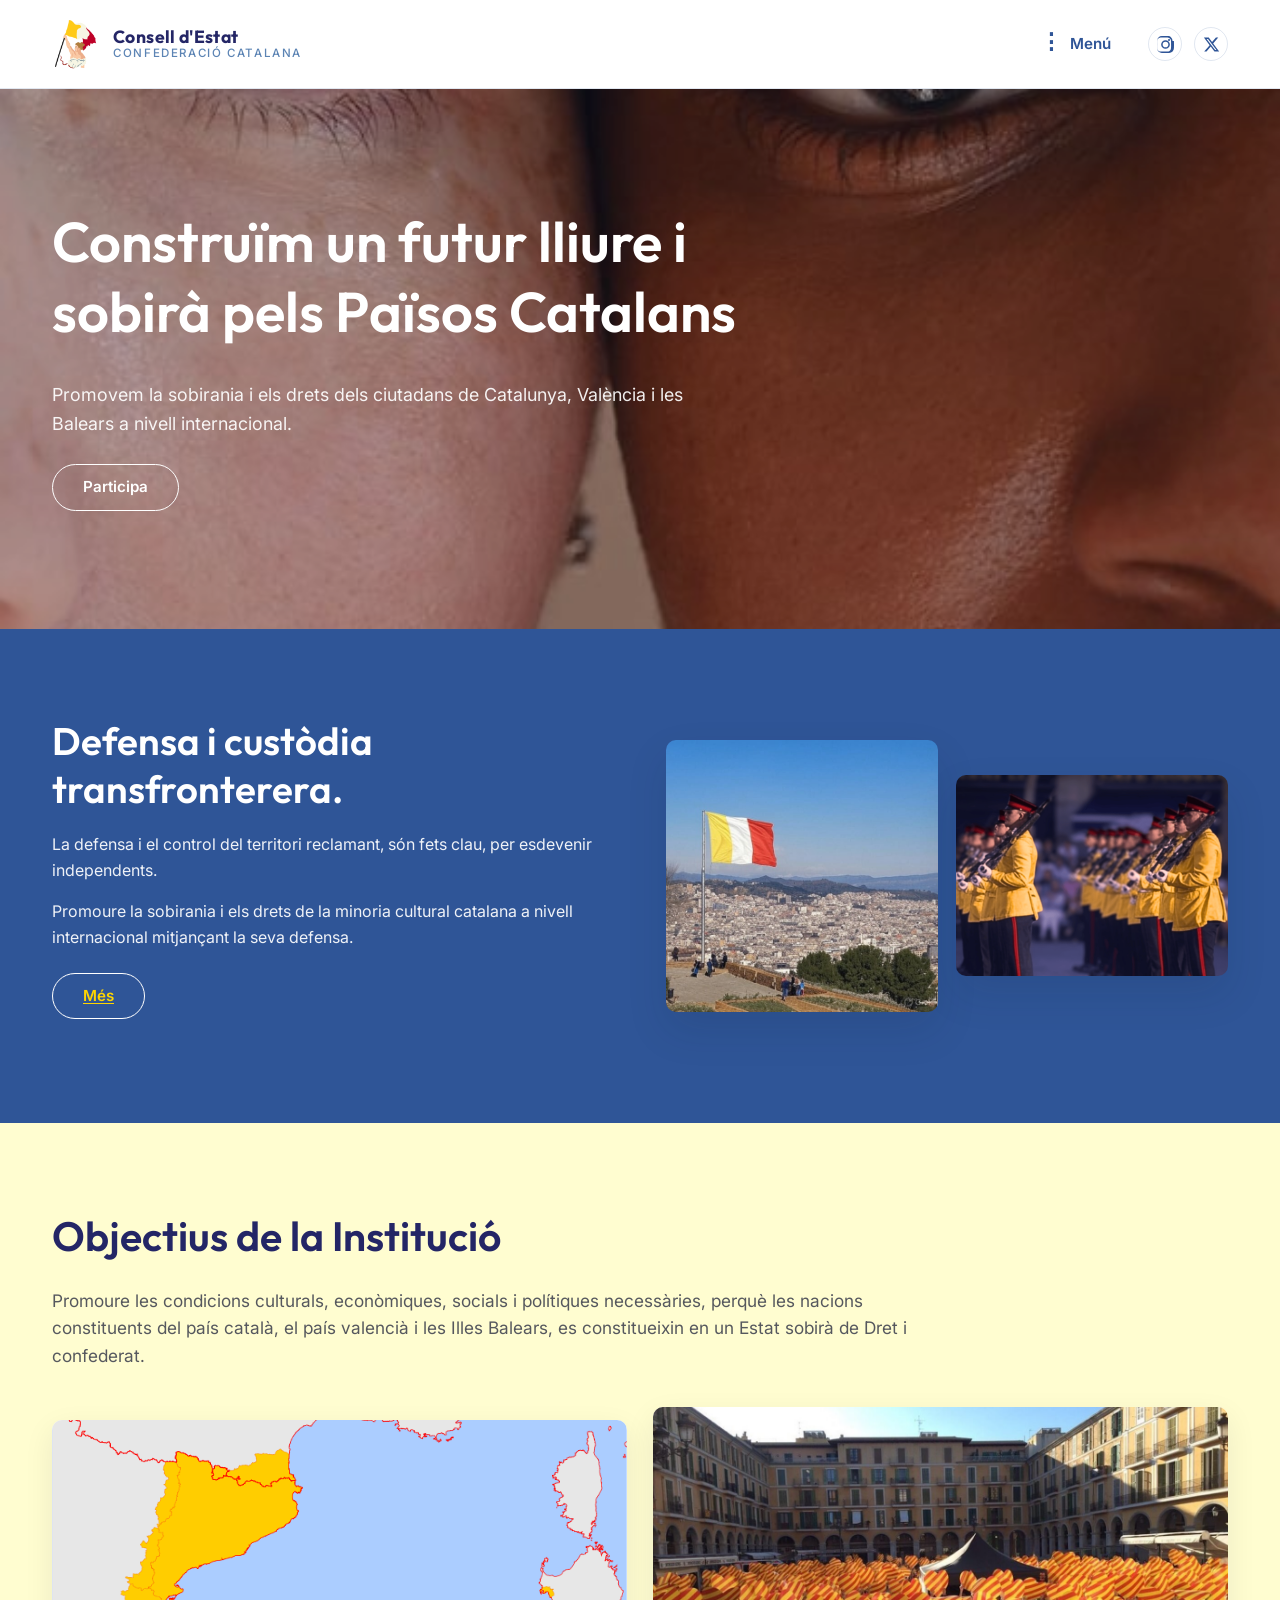
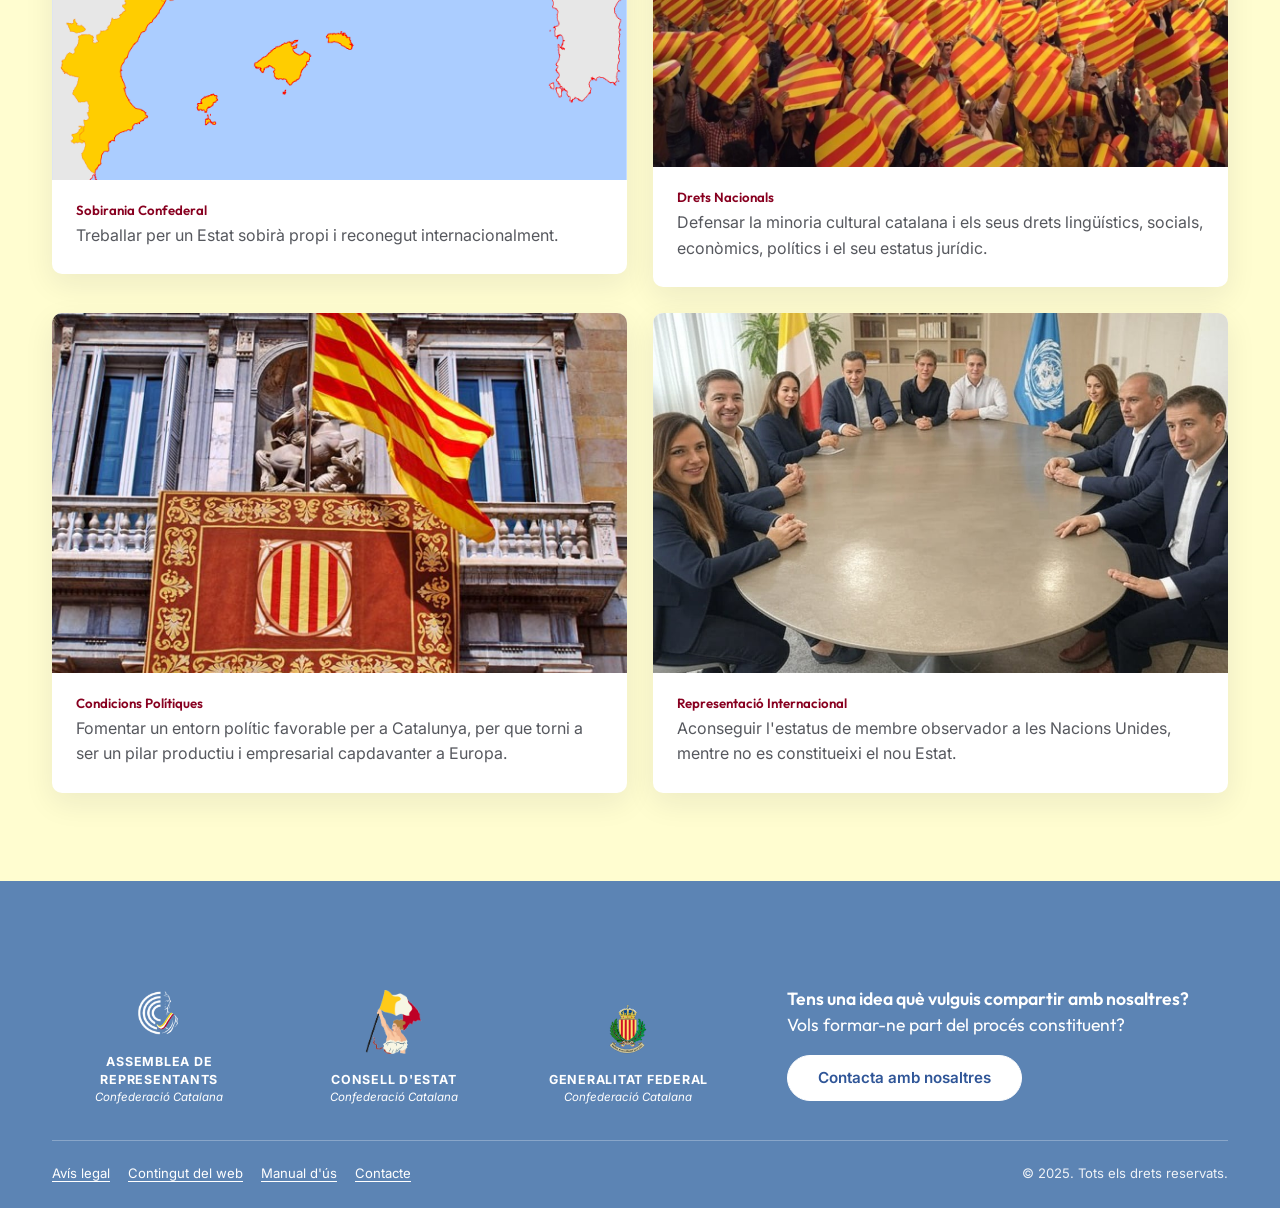
<file: info.html>
<!DOCTYPE html>
<html lang="ca">
<head>
  <meta charset="utf-8">
  <meta name="viewport" content="width=device-width, initial-scale=1">
  <title>Objectius | Consell d'Estat de la Confederació Catalana</title>
  <meta name="description" content="Objectius de la Institució: sobirania confederal, drets nacionals, condicions polítiques i representació internacional.">
  <link rel="icon" type="image/png" href="assets/img/julianna_cat.png">
  <link rel="preconnect" href="https://fonts.googleapis.com">
  <link rel="preconnect" href="https://fonts.gstatic.com" crossorigin>
  <link href="https://fonts.googleapis.com/css2?family=Inter:wght@300;400;500;600;700&family=Outfit:wght@400;500;600;700&display=swap" rel="stylesheet">
  <link rel="stylesheet" href="assets/css/style.css">
</head>
<body>
<header class="site-header">
  <div class="container header-inner">
    <a class="brand" href="index.html">
      <img class="brand__mark" src="assets/img/logo-consell.png" alt="Emblema del Consell d'Estat">
      <span class="brand__text">
        <span class="brand__name">Consell d'Estat</span>
        <span class="brand__sub">Confederació Catalana</span>
      </span>
    </a>
    <nav class="site-nav" aria-label="Navegació principal">
      <details class="menu">
        <summary><span class="menu__dots" aria-hidden="true">⋮</span> Menú</summary>
        <div class="menu__panel"><a href="index.html">Inici</a><a href="info.html" class="is-active">Objectius</a><a href="cens.html">Cens Sobirà</a><a href="cancelleria.html">Cancelleria</a><a href="11s2026manifest.html">11S 2026</a><a href="drets-linguistics.html">Drets Lingüístics</a><a href="alliberament-nacional.html">Alliberament nacional</a><a href="contacte.html">Contacte</a><a href="legal.html">Avís legal</a><a href="contingut.html">Contingut del web</a><a href="manual.html">Manual d'ús</a></div>
      </details>
      <div class="socials">
        <a href="https://www.instagram.com/assemblearepcat" target="_blank" rel="noopener" title="Instagram de l'Assemblea de Representants" aria-label="Instagram">
          <svg viewBox="0 0 24 24" fill="none" aria-hidden="true"><path d="M12 5.85A6.15 6.15 0 1 0 18.15 12A6.16 6.16 0 0 0 12 5.85Zm0 10.15A4 4 0 1 1 16 12a4 4 0 0 1-4 4Zm6.41-10.4a1.44 1.44 0 1 1-1.44-1.44a1.44 1.44 0 0 1 1.44 1.44Zm3.51 1.46a7.1 7.1 0 0 0-1.94-5.03A7.12 7.12 0 0 0 16.95.09C14.97-.02 9.03-.02 7.05.09A7.1 7.1 0 0 0 2.02 2.02A7.1 7.1 0 0 0 .08 7.05C-.03 9.03-.03 14.97.08 16.95a7.1 7.1 0 0 0 1.94 5.03a7.13 7.13 0 0 0 5.03 1.94c1.98.11 7.92.11 9.9 0a7.11 7.11 0 0 0 5.03-1.94a7.12 7.12 0 0 0 1.94-5.03c.11-1.98.11-7.91 0-9.89Zm-2.56 12.02a4.07 4.07 0 0 1-2.29 2.29c-1.58.63-5.33.48-7.07.48s-5.5.14-7.07-.48a4.07 4.07 0 0 1-2.29-2.29c-.63-1.58-.48-5.33-.48-7.07s-.14-5.5.48-7.07a4.07 4.07 0 0 1 2.29-2.29c1.58-.63 5.33-.48 7.07-.48s5.5-.14 7.07.48a4.07 4.07 0 0 1 2.29 2.29c.63 1.57.48 5.33.48 7.07s.15 5.5-.48 7.07Z" fill="currentColor"/></svg>
        </a>
        <a href="https://www.twitter.com/assemblearepcat" target="_blank" rel="noopener" title="X (Twitter) de l'Assemblea de Representants" aria-label="X">
          <svg viewBox="0 0 24 24" aria-hidden="true"><path d="M18.244 2.25h3.308l-7.227 8.26 8.502 11.24H16.17l-5.214-6.817L4.99 21.75H1.68l7.73-8.835L1.254 2.25H8.08l4.713 6.231 5.45-6.231Zm-1.161 17.52h1.833L7.084 4.126H5.117l11.966 15.644Z" fill="currentColor"/></svg>
        </a>
      </div>
    </nav>
  </div>
</header>
<main>
<section class="hero hero--soft" style="background-image:url('assets/img/pexels-photo-7478341.jpeg')" ><div class="container"><div class="hero__content">
      <h1>Construïm un futur lliure i sobirà pels Països Catalans</h1>
      <p><p>Promovem la sobirania i els drets dels ciutadans de Catalunya, València i les Balears a nivell internacional.</p></p>
      <div class="hero__actions"><a class="btn btn--outline" href="#objectius">Participa</a></div>
    </div></div></section><section class="section section--navy">
  <div class="container">
    <div class="grid-2">
      <div class="prose prose--light">
        <h1 style="color:#fff;font-size:clamp(1.8rem,3vw,2.6rem)">Defensa i custòdia transfronterera.</h1>
        <p>La defensa i el control del territori reclamant, són fets clau, per esdevenir independents.</p>
        <p>Promoure la sobirania i els drets de la minoria cultural catalana a nivell internacional mitjançant la seva defensa.</p>
        <p style="margin-top:22px"><a class="btn btn--outline" href="#objectius">Més</a></p>
      </div>
      <div class="grid-2" style="gap:18px">
        <figure class="doc-shot" style="margin:0"><img src="assets/img/image-7.jpg" alt="Territori i paisatge dels Països Catalans"></figure>
        <figure class="doc-shot" style="margin:0"><img src="assets/img/exercit-catala-2.png" alt="Il·lustració d'un membre de l'exèrcit català"></figure>
      </div>
    </div>
  </div>
</section><section class="section section--cream" id="objectius">
  <div class="container">
    <div class="section-head">
      <h2>Objectius de la Institució</h2>
      <p>Promoure les condicions culturals, econòmiques, socials i polítiques necessàries, perquè les nacions constituents del país català, el país valencià i les Illes Balears, es constitueixin en un Estat sobirà de Dret i confederat.</p>
    </div>
    <div class="grid-2" style="gap:26px"><article class="info-card">
          <img src="assets/img/mapa_dels_paa-sos_catalans.svg.png" alt="Mapa dels Països Catalans">
          <div class="info-card__body"><h5>Sobirania Confederal</h5><p>Treballar per un Estat sobirà propi i reconegut internacionalment.</p></div>
        </article><article class="info-card">
          <img src="assets/img/llengua-1024x768-03162152-1236x824.jpg" alt="Imatge sobre la llengua catalana">
          <div class="info-card__body"><h5>Drets Nacionals</h5><p>Defensar la minoria cultural catalana i els seus drets lingüístics, socials, econòmics, polítics i el seu estatus jurídic.</p></div>
        </article><article class="info-card">
          <img src="assets/img/senyera-genenralitat.jpg" alt="Senyera de la Generalitat">
          <div class="info-card__body"><h5>Condicions Polítiques</h5><p>Fomentar un entorn polític favorable per a Catalunya, per que torni a ser un pilar productiu i empresarial capdavanter a Europa.</p></div>
        </article><article class="info-card">
          <img src="assets/img/image-1.jpg" alt="Imatge de representació internacional">
          <div class="info-card__body"><h5>Representació Internacional</h5><p>Aconseguir l'estatus de membre observador a les Nacions Unides, mentre no es constitueixi el nou Estat.</p></div>
        </article></div>
  </div>
</section>
</main>
<footer class="site-footer">
  <div class="container">
    <div class="footer-main">
      <div class="footer-logos">
        <div class="footer-logo"><img src="assets/img/emblema-arc-2023.png" alt="Emblema de l'Assemblea de Representants"><p>Assemblea de Representants<em>Confederació Catalana</em></p></div>
        <div class="footer-logo footer-logo--portrait"><img src="assets/img/julianna-flag.png" alt="Emblema del Consell d'Estat"><p>Consell d'Estat<em>Confederació Catalana</em></p></div>
        <div class="footer-logo"><img src="assets/img/01a-assemblea-representants-escut-d-armes-01.svg" alt="Escut de la Generalitat Federal"><p>Generalitat Federal<em>Confederació Catalana</em></p></div>
      </div>
      <div class="footer-cta">
        <h2>Tens una idea què vulguis compartir amb nosaltres? <span>Vols formar-ne part del procés constituent?</span></h2>
        <a class="btn btn--white" href="contacte.html">Contacta amb nosaltres</a>
      </div>
    </div>
    <div class="footer-bottom">
      <nav class="footer-links" aria-label="Enllaços legals">
        <a href="legal.html">Avís legal</a>
        <a href="contingut.html">Contingut del web</a>
        <a href="manual.html">Manual d'ús</a>
        <a href="contacte.html">Contacte</a>
      </nav>
      <p>© 2025. Tots els drets reservats.</p>
    </div>
  </div>
</footer>
</body>
</html>
</file>
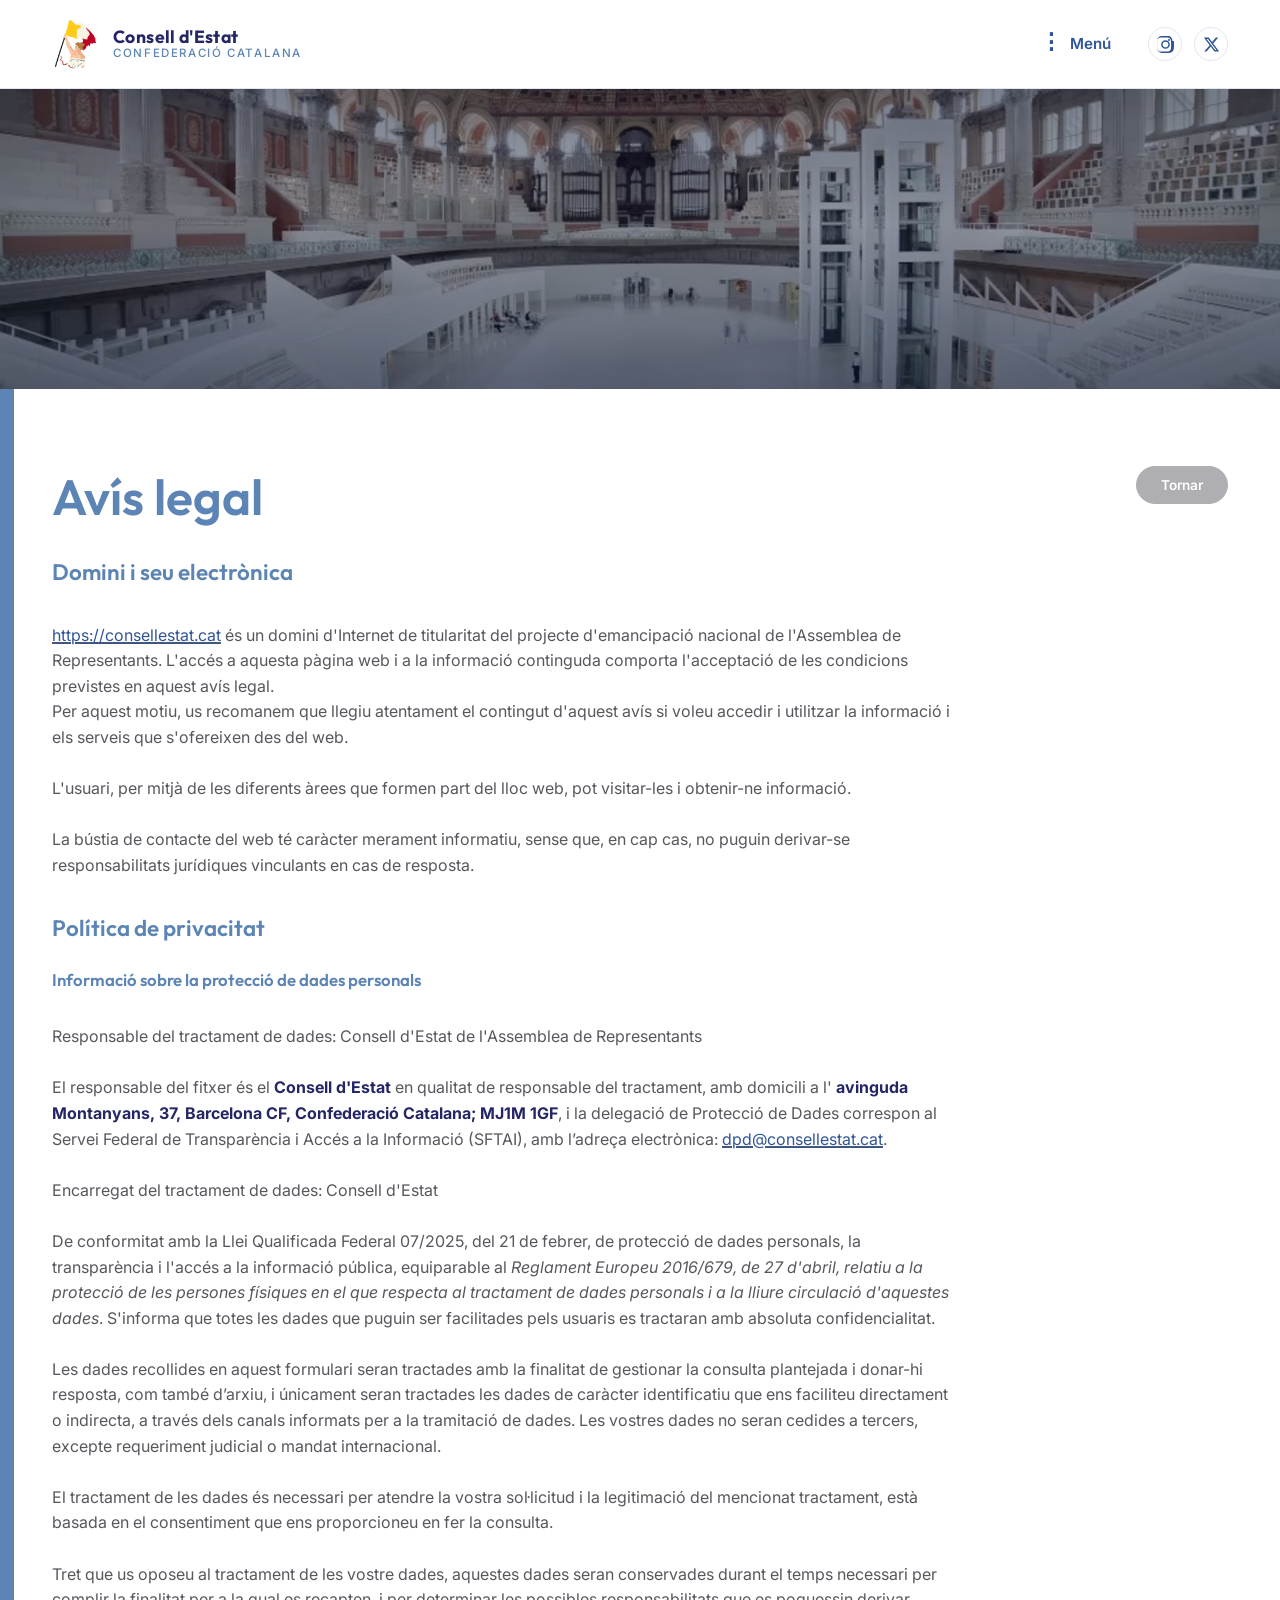
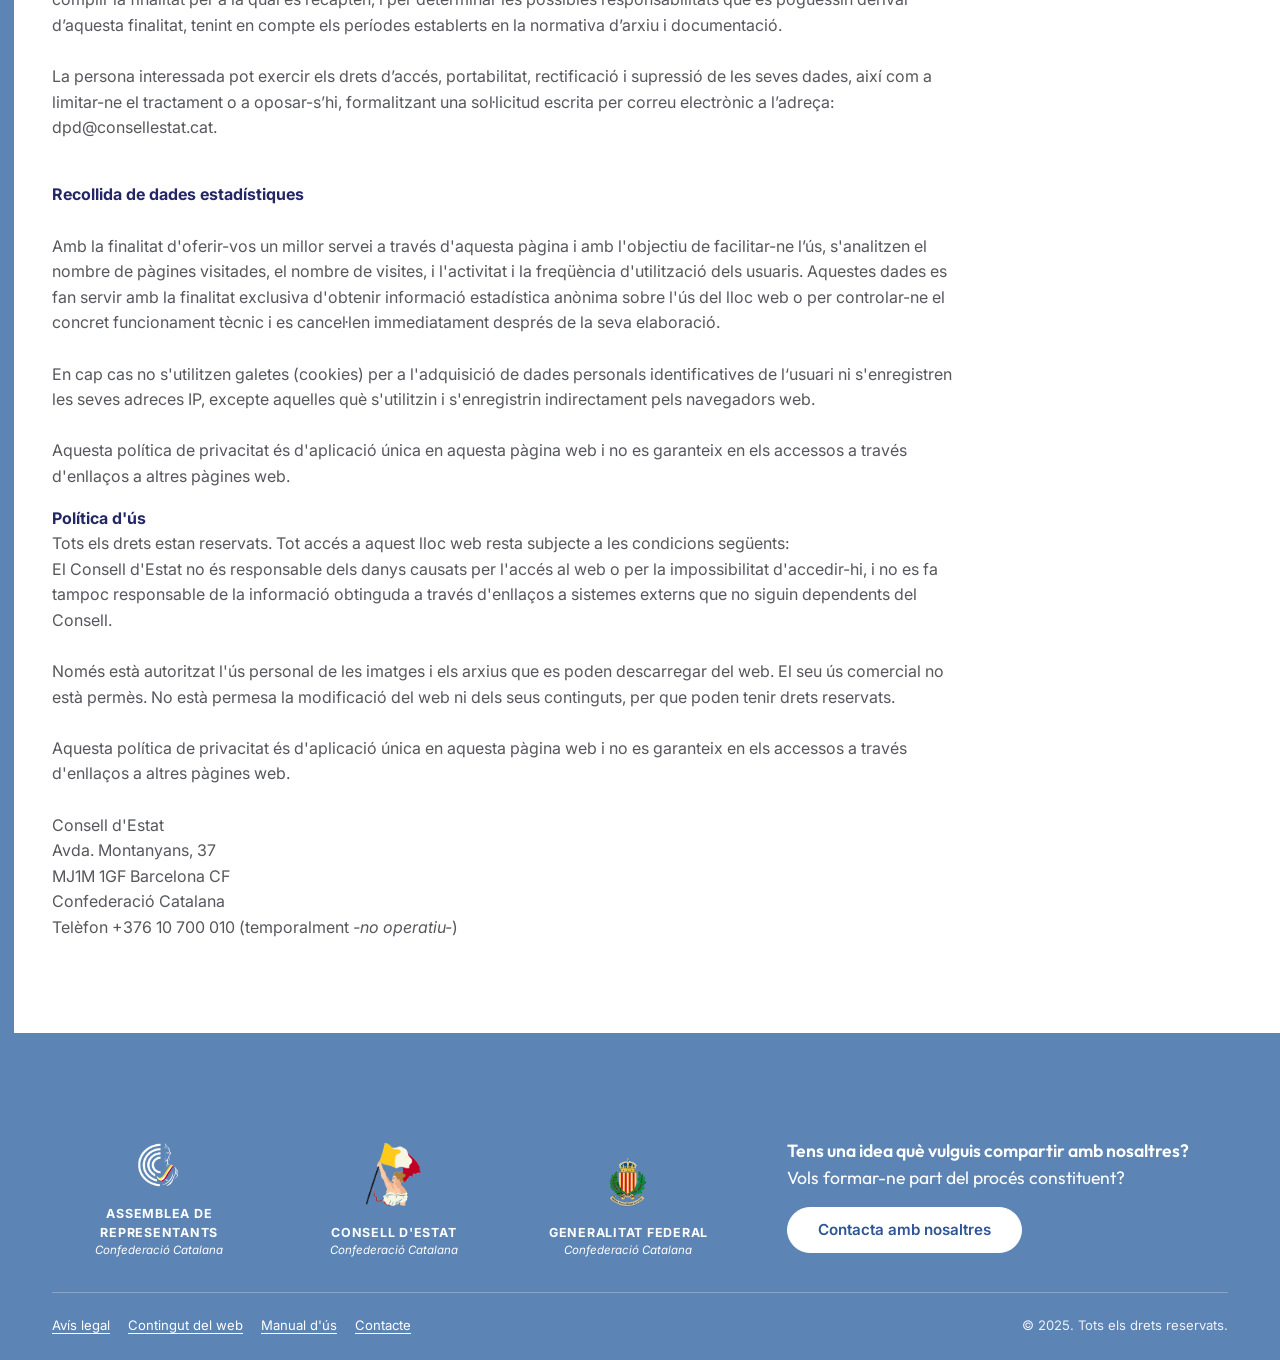
<file: legal.html>
<!DOCTYPE html>
<html lang="ca">
<head>
  <meta charset="utf-8">
  <meta name="viewport" content="width=device-width, initial-scale=1">
  <title>Avís legal | Consell d'Estat de la Confederació Catalana</title>
  <meta name="description" content="Avís legal, política de privacitat i política d'ús del web del Consell d'Estat.">
  <link rel="icon" type="image/png" href="assets/img/julianna_cat.png">
  <link rel="preconnect" href="https://fonts.googleapis.com">
  <link rel="preconnect" href="https://fonts.gstatic.com" crossorigin>
  <link href="https://fonts.googleapis.com/css2?family=Inter:wght@300;400;500;600;700&family=Outfit:wght@400;500;600;700&display=swap" rel="stylesheet">
  <link rel="stylesheet" href="assets/css/style.css">
</head>
<body>
<header class="site-header">
  <div class="container header-inner">
    <a class="brand" href="index.html">
      <img class="brand__mark" src="assets/img/logo-consell.png" alt="Emblema del Consell d'Estat">
      <span class="brand__text">
        <span class="brand__name">Consell d'Estat</span>
        <span class="brand__sub">Confederació Catalana</span>
      </span>
    </a>
    <nav class="site-nav" aria-label="Navegació principal">
      <details class="menu">
        <summary><span class="menu__dots" aria-hidden="true">⋮</span> Menú</summary>
        <div class="menu__panel"><a href="index.html">Inici</a><a href="info.html">Objectius</a><a href="cens.html">Cens Sobirà</a><a href="cancelleria.html">Cancelleria</a><a href="11s2026manifest.html">11S 2026</a><a href="drets-linguistics.html">Drets Lingüístics</a><a href="alliberament-nacional.html">Alliberament nacional</a><a href="contacte.html">Contacte</a><a href="legal.html" class="is-active">Avís legal</a><a href="contingut.html">Contingut del web</a><a href="manual.html">Manual d'ús</a></div>
      </details>
      <div class="socials">
        <a href="https://www.instagram.com/assemblearepcat" target="_blank" rel="noopener" title="Instagram de l'Assemblea de Representants" aria-label="Instagram">
          <svg viewBox="0 0 24 24" fill="none" aria-hidden="true"><path d="M12 5.85A6.15 6.15 0 1 0 18.15 12A6.16 6.16 0 0 0 12 5.85Zm0 10.15A4 4 0 1 1 16 12a4 4 0 0 1-4 4Zm6.41-10.4a1.44 1.44 0 1 1-1.44-1.44a1.44 1.44 0 0 1 1.44 1.44Zm3.51 1.46a7.1 7.1 0 0 0-1.94-5.03A7.12 7.12 0 0 0 16.95.09C14.97-.02 9.03-.02 7.05.09A7.1 7.1 0 0 0 2.02 2.02A7.1 7.1 0 0 0 .08 7.05C-.03 9.03-.03 14.97.08 16.95a7.1 7.1 0 0 0 1.94 5.03a7.13 7.13 0 0 0 5.03 1.94c1.98.11 7.92.11 9.9 0a7.11 7.11 0 0 0 5.03-1.94a7.12 7.12 0 0 0 1.94-5.03c.11-1.98.11-7.91 0-9.89Zm-2.56 12.02a4.07 4.07 0 0 1-2.29 2.29c-1.58.63-5.33.48-7.07.48s-5.5.14-7.07-.48a4.07 4.07 0 0 1-2.29-2.29c-.63-1.58-.48-5.33-.48-7.07s-.14-5.5.48-7.07a4.07 4.07 0 0 1 2.29-2.29c1.58-.63 5.33-.48 7.07-.48s5.5-.14 7.07.48a4.07 4.07 0 0 1 2.29 2.29c.63 1.57.48 5.33.48 7.07s.15 5.5-.48 7.07Z" fill="currentColor"/></svg>
        </a>
        <a href="https://www.twitter.com/assemblearepcat" target="_blank" rel="noopener" title="X (Twitter) de l'Assemblea de Representants" aria-label="X">
          <svg viewBox="0 0 24 24" aria-hidden="true"><path d="M18.244 2.25h3.308l-7.227 8.26 8.502 11.24H16.17l-5.214-6.817L4.99 21.75H1.68l7.73-8.835L1.254 2.25H8.08l4.713 6.231 5.45-6.231Zm-1.161 17.52h1.833L7.084 4.126H5.117l11.966 15.644Z" fill="currentColor"/></svg>
        </a>
      </div>
    </nav>
  </div>
</header>
<main>
<section class="hero hero--short" style="background-image:url('assets/img/sala-oval-mnac.webp')" ></section><section class="page-rail">
  <div class="container">
    <div class="page-head">
      <h1>Avís legal</h1>
      <a class="btn btn--ghost" href="index.html">Tornar</a>
    </div>
    <div class="prose"><h3><span>Domini i seu electrònica</span></h3><p><br/><span><u><a href="index.html">https://consellestat.cat</a></u> és un domini d'Internet de titularitat del projecte d'emancipació nacional de l'Assemblea de Representants. L'accés a aquesta pàgina web i a la informació continguda comporta l'acceptació de les condicions previstes en aquest avís legal.</span><br/><span>Per aquest motiu, us recomanem que llegiu atentament el contingut d'aquest avís si voleu accedir i utilitzar la informació i els serveis que s'ofereixen des del web.</span><br/><br/><span>L'usuari, per mitjà de les diferents àrees que formen part del lloc web, pot visitar-les i obtenir-ne informació.</span><br/><br/><span>La bústia de contacte del web té caràcter merament informatiu, sense que, en cap cas, no puguin derivar-se responsabilitats jurídiques vinculants en cas de resposta.</span></p><h3><span>Política de privacitat</span></h3><h5>Informació sobre la protecció de dades personals</h5><p><br/><span>Responsable del tractament de dades: Consell d'Estat de l'Assemblea de Representants</span><br/><br/><span>El responsable del fitxer és el </span><span><strong>Consell d'Estat</strong></span><span> en qualitat de responsable del tractament, amb domicili a l' </span><span><strong>avinguda Montanyans, 37, Barcelona CF, Confederació Catalana; MJ1M 1GF</strong></span><span>, i la delegació de Protecció de Dades correspon al </span><span>Servei Federal de Transparència i Accés a la Informació (SFTAI)</span><span>, amb l’adreça electrònica: <u><a href="mailto:dpd@consellestat.cat">dpd@consellestat.cat</a></u>.</span><br/><br/><span>Encarregat del tractament de dades: Consell d'Estat</span><br/><br/><span>De conformitat amb la Llei Qualificada Federal 07/2025, del 21 de febrer, de protecció de dades personals, la transparència i l'accés a la informació pública, equiparable al <em>Reglament Europeu 2016/679, de 27 d'abril, relatiu a la protecció de les persones físiques en el que respecta al tractament de dades personals i a la lliure circulació d'aquestes dades</em>. S'informa que totes les dades que puguin ser facilitades pels usuaris es tractaran amb absoluta confidencialitat.</span><br/><br/><span>Les dades recollides en aquest formulari seran tractades amb la finalitat de gestionar la consulta plantejada i donar-hi resposta, com també d’arxiu, i únicament seran tractades les dades de caràcter identificatiu que ens faciliteu directament o indirecta, a través dels canals informats per a la tramitació de dades. Les vostres dades no seran cedides a tercers, excepte requeriment judicial o mandat internacional.</span><br/><br/><span>El tractament de les dades és necessari per atendre la vostra sol·licitud i la legitimació del mencionat tractament, està basada en el consentiment que ens proporcioneu en fer la consulta.</span><br/><br/><span>Tret que us oposeu al tractament de les vostre dades, aquestes dades seran conservades durant el temps necessari per complir la finalitat per a la qual es recapten, i per determinar les possibles responsabilitats que es poguessin derivar d’aquesta finalitat, tenint en compte els períodes establerts en la normativa d’arxiu i documentació.</span><br/><br/><span>La persona interessada pot exercir els drets d’accés, portabilitat, rectificació i supressió de les seves dades, així com a limitar-ne el tractament o a oposar-s’hi, formalitzant una sol·licitud escrita per correu electrònic a l’adreça: dpd@consellestat.cat.</span></p><p><br/><span><strong>Recollida de dades estadístiques</strong></span><br/><br/><span>Amb la finalitat d'oferir-vos un millor servei a través d'aquesta pàgina i amb l'objectiu de facilitar-ne l’ús, s'analitzen el nombre de pàgines visitades, el nombre de visites, i l'activitat i la freqüència d'utilització dels usuaris. Aquestes dades es fan servir amb la finalitat exclusiva d'obtenir informació estadística anònima sobre l'ús del lloc web o per controlar-ne el concret funcionament tècnic i es cancel·len immediatament després de la seva elaboració.</span><br/><br/><span>En cap cas no s'utilitzen galetes (cookies) per a l'adquisició de dades personals identificatives de l‘usuari ni s'enregistren les seves adreces IP, excepte aquelles què s'utilitzin i s'enregistrin indirectament pels navegadors web.</span><br/><br/><span>Aquesta política de privacitat és d'aplicació única en aquesta pàgina web i no es garanteix en els accessos a través d'enllaços a altres pàgines web.</span></p><p><span><strong>Política d'ús</strong></span><br/><span>Tots els drets estan reservats. Tot accés a aquest lloc web resta subjecte a les condicions següents:</span><br/><span>El Consell d'Estat no és responsable dels danys causats per l'accés al web o per la impossibilitat d'accedir-hi, i no es fa tampoc responsable de la informació obtinguda a través d'enllaços a sistemes externs que no siguin dependents del Consell.</span><br/><br/><span>Només està autoritzat l'ús personal de les imatges i els arxius que es poden descarregar del web. El seu ús comercial no està permès. No està permesa la modificació del web ni dels seus continguts, per que poden tenir drets reservats.</span><br/><br/><span>Aquesta política de privacitat és d'aplicació única en aquesta pàgina web i no es garanteix en els accessos a través d'enllaços a altres pàgines web.</span><br/><br/><span>Consell d'Estat</span><br/><span>Avda. Montanyans, 37</span><br/><span>MJ1M 1GF Barcelona CF</span><br/><span>Confederació Catalana</span><br/><span>Telèfon +376 10 700 010 (temporalment <em>-no operatiu-</em>)</span><br/></p></div>
    
  </div>
</section>
</main>
<footer class="site-footer">
  <div class="container">
    <div class="footer-main">
      <div class="footer-logos">
        <div class="footer-logo"><img src="assets/img/emblema-arc-2023.png" alt="Emblema de l'Assemblea de Representants"><p>Assemblea de Representants<em>Confederació Catalana</em></p></div>
        <div class="footer-logo footer-logo--portrait"><img src="assets/img/julianna-flag.png" alt="Emblema del Consell d'Estat"><p>Consell d'Estat<em>Confederació Catalana</em></p></div>
        <div class="footer-logo"><img src="assets/img/01a-assemblea-representants-escut-d-armes-01.svg" alt="Escut de la Generalitat Federal"><p>Generalitat Federal<em>Confederació Catalana</em></p></div>
      </div>
      <div class="footer-cta">
        <h2>Tens una idea què vulguis compartir amb nosaltres? <span>Vols formar-ne part del procés constituent?</span></h2>
        <a class="btn btn--white" href="contacte.html">Contacta amb nosaltres</a>
      </div>
    </div>
    <div class="footer-bottom">
      <nav class="footer-links" aria-label="Enllaços legals">
        <a href="legal.html">Avís legal</a>
        <a href="contingut.html">Contingut del web</a>
        <a href="manual.html">Manual d'ús</a>
        <a href="contacte.html">Contacte</a>
      </nav>
      <p>© 2025. Tots els drets reservats.</p>
    </div>
  </div>
</footer>
</body>
</html>
</file>
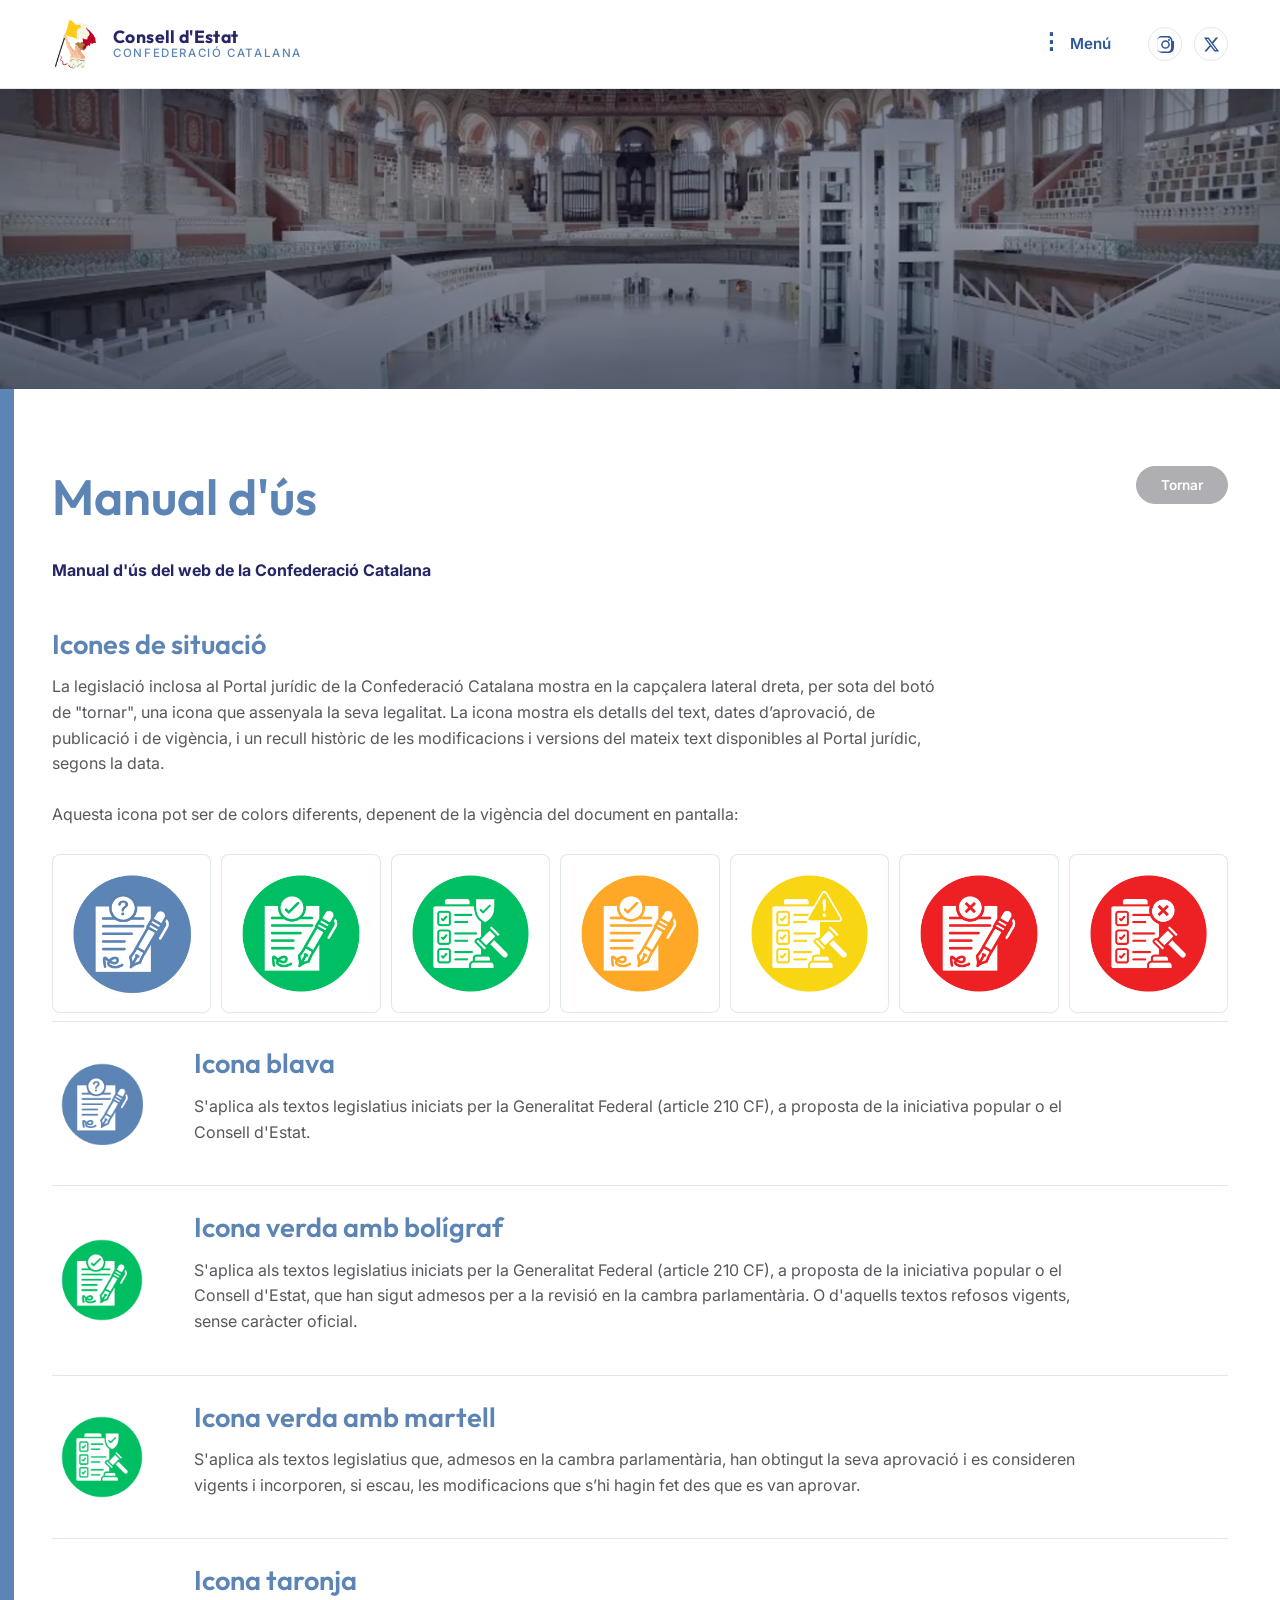
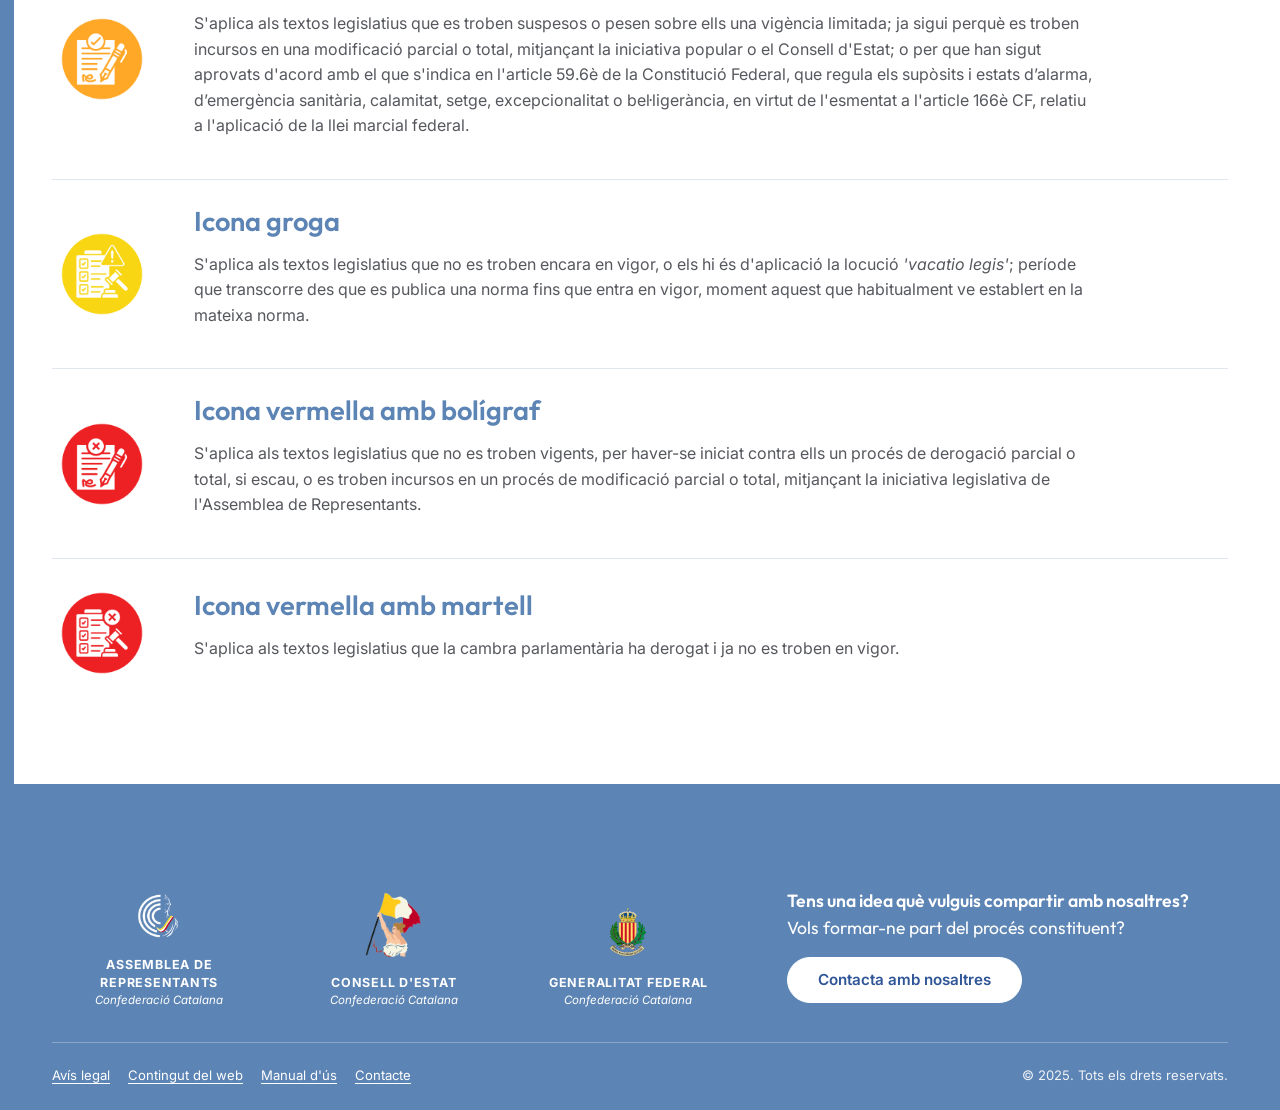
<file: manual.html>
<!DOCTYPE html>
<html lang="ca">
<head>
  <meta charset="utf-8">
  <meta name="viewport" content="width=device-width, initial-scale=1">
  <title>Manual d'ús | Consell d'Estat de la Confederació Catalana</title>
  <meta name="description" content="Manual d'ús del web de la Confederació Catalana i significat de les icones de situació legislativa.">
  <link rel="icon" type="image/png" href="assets/img/julianna_cat.png">
  <link rel="preconnect" href="https://fonts.googleapis.com">
  <link rel="preconnect" href="https://fonts.gstatic.com" crossorigin>
  <link href="https://fonts.googleapis.com/css2?family=Inter:wght@300;400;500;600;700&family=Outfit:wght@400;500;600;700&display=swap" rel="stylesheet">
  <link rel="stylesheet" href="assets/css/style.css">
</head>
<body>
<header class="site-header">
  <div class="container header-inner">
    <a class="brand" href="index.html">
      <img class="brand__mark" src="assets/img/logo-consell.png" alt="Emblema del Consell d'Estat">
      <span class="brand__text">
        <span class="brand__name">Consell d'Estat</span>
        <span class="brand__sub">Confederació Catalana</span>
      </span>
    </a>
    <nav class="site-nav" aria-label="Navegació principal">
      <details class="menu">
        <summary><span class="menu__dots" aria-hidden="true">⋮</span> Menú</summary>
        <div class="menu__panel"><a href="index.html">Inici</a><a href="info.html">Objectius</a><a href="cens.html">Cens Sobirà</a><a href="cancelleria.html">Cancelleria</a><a href="11s2026manifest.html">11S 2026</a><a href="drets-linguistics.html">Drets Lingüístics</a><a href="alliberament-nacional.html">Alliberament nacional</a><a href="contacte.html">Contacte</a><a href="legal.html">Avís legal</a><a href="contingut.html">Contingut del web</a><a href="manual.html" class="is-active">Manual d'ús</a></div>
      </details>
      <div class="socials">
        <a href="https://www.instagram.com/assemblearepcat" target="_blank" rel="noopener" title="Instagram de l'Assemblea de Representants" aria-label="Instagram">
          <svg viewBox="0 0 24 24" fill="none" aria-hidden="true"><path d="M12 5.85A6.15 6.15 0 1 0 18.15 12A6.16 6.16 0 0 0 12 5.85Zm0 10.15A4 4 0 1 1 16 12a4 4 0 0 1-4 4Zm6.41-10.4a1.44 1.44 0 1 1-1.44-1.44a1.44 1.44 0 0 1 1.44 1.44Zm3.51 1.46a7.1 7.1 0 0 0-1.94-5.03A7.12 7.12 0 0 0 16.95.09C14.97-.02 9.03-.02 7.05.09A7.1 7.1 0 0 0 2.02 2.02A7.1 7.1 0 0 0 .08 7.05C-.03 9.03-.03 14.97.08 16.95a7.1 7.1 0 0 0 1.94 5.03a7.13 7.13 0 0 0 5.03 1.94c1.98.11 7.92.11 9.9 0a7.11 7.11 0 0 0 5.03-1.94a7.12 7.12 0 0 0 1.94-5.03c.11-1.98.11-7.91 0-9.89Zm-2.56 12.02a4.07 4.07 0 0 1-2.29 2.29c-1.58.63-5.33.48-7.07.48s-5.5.14-7.07-.48a4.07 4.07 0 0 1-2.29-2.29c-.63-1.58-.48-5.33-.48-7.07s-.14-5.5.48-7.07a4.07 4.07 0 0 1 2.29-2.29c1.58-.63 5.33-.48 7.07-.48s5.5-.14 7.07.48a4.07 4.07 0 0 1 2.29 2.29c.63 1.57.48 5.33.48 7.07s.15 5.5-.48 7.07Z" fill="currentColor"/></svg>
        </a>
        <a href="https://www.twitter.com/assemblearepcat" target="_blank" rel="noopener" title="X (Twitter) de l'Assemblea de Representants" aria-label="X">
          <svg viewBox="0 0 24 24" aria-hidden="true"><path d="M18.244 2.25h3.308l-7.227 8.26 8.502 11.24H16.17l-5.214-6.817L4.99 21.75H1.68l7.73-8.835L1.254 2.25H8.08l4.713 6.231 5.45-6.231Zm-1.161 17.52h1.833L7.084 4.126H5.117l11.966 15.644Z" fill="currentColor"/></svg>
        </a>
      </div>
    </nav>
  </div>
</header>
<main>
<section class="hero hero--short" style="background-image:url('assets/img/sala-oval-mnac.webp')" ></section><section class="page-rail">
  <div class="container">
    <div class="page-head">
      <h1>Manual d'ús</h1>
      <a class="btn btn--ghost" href="index.html">Tornar</a>
    </div>
    <div class="prose"><p><span><strong>Manual d'ús del web de la Confederació Catalana</strong></span></p><h2>Icones de situació</h2><p><span>La legislació inclosa al Portal jurídic de la Confederació Catalana mostra en la capçalera lateral dreta, per sota del botó de "tornar", una icona que assenyala la seva legalitat. La icona mostra els detalls del text, dates d’aprovació, de publicació i de vigència, i un recull històric de les modificacions i versions del mateix text disponibles al Portal jurídic, segons la data.</span><br/><br/><span>Aquesta icona pot ser de colors diferents, depenent de la vigència del document en pantalla:</span><br/></p></div>
    <div class="gallery"><img src="assets/img/19.png" alt="Icona de situació legislativa"><img src="assets/img/17.png" alt="Icona de situació legislativa"><img src="assets/img/18.png" alt="Icona de situació legislativa"><img src="assets/img/15.png" alt="Icona de situació legislativa"><img src="assets/img/16.png" alt="Icona de situació legislativa"><img src="assets/img/14.png" alt="Icona de situació legislativa"><img src="assets/img/13.png" alt="Icona de situació legislativa"></div>
    <div class="manual-row"><img src="assets/img/19.png" alt="Icona de situació legislativa"><div class="prose"><h2>Icona blava</h2><p><span>S'aplica als textos legislatius iniciats per la Generalitat Federal (article 210 CF), a proposta de la iniciativa popular o el Consell d'Estat.</span></p></div></div><div class="manual-row"><img src="assets/img/17.png" alt="Icona de situació legislativa"><div class="prose"><h2>Icona verda amb bolígraf</h2><p><span>S'aplica als textos legislatius iniciats per la Generalitat Federal (article 210 CF), a proposta de la iniciativa popular o el Consell d'Estat, que han sigut admesos per a la revisió en la cambra parlamentària. O d'aquells textos refosos vigents, sense caràcter oficial.</span></p></div></div><div class="manual-row"><img src="assets/img/18.png" alt="Icona de situació legislativa"><div class="prose"><h2>Icona verda amb martell</h2><p><span>S'aplica als textos legislatius que, admesos en la cambra parlamentària, han obtingut la seva aprovació i es consideren vigents i incorporen, si escau, les modificacions que s’hi hagin fet des que es van aprovar.</span></p></div></div><div class="manual-row"><img src="assets/img/15.png" alt="Icona de situació legislativa"><div class="prose"><h2>Icona taronja</h2><p><span>S'aplica als textos legislatius que es troben suspesos o pesen sobre ells una vigència limitada; ja sigui perquè es troben incursos en una modificació parcial o total, mitjançant la iniciativa popular o el Consell d'Estat; o per que han sigut aprovats d'acord amb el que s'indica en l'article 59.6è de la Constitució Federal, que </span><span>regula els supòsits i estats d’alarma, d’emergència sanitària, calamitat, setge, excepcionalitat o bel·ligerància,</span><span> en virtut de l'esmentat a l'article 166è CF, relatiu a l'aplicació de la llei marcial federal.</span></p></div></div><div class="manual-row"><img src="assets/img/16.png" alt="Icona de situació legislativa"><div class="prose"><h2>Icona groga</h2><p><span>S'aplica als textos legislatius que no es troben encara en vigor, o els hi és d'aplicació la locució <em>'vacatio legis'</em>; període que transcorre des que es publica una norma fins que entra en vigor, moment aquest que habitualment ve establert en la mateixa norma.</span></p></div></div><div class="manual-row"><img src="assets/img/14.png" alt="Icona de situació legislativa"><div class="prose"><h2>Icona vermella amb bolígraf</h2><p><span>S'aplica als textos legislatius que no es troben vigents, per haver-se iniciat contra ells un procés de derogació parcial o total, si escau, o es troben incursos en un procés de modificació parcial o total, mitjançant la iniciativa legislativa de l'Assemblea de Representants.</span></p></div></div><div class="manual-row"><img src="assets/img/13.png" alt="Icona de situació legislativa"><div class="prose"><h2>Icona vermella amb martell</h2><p><span>S'aplica als textos legislatius que la cambra parlamentària ha derogat i ja no es troben en vigor.</span></p></div></div>
  </div>
</section>
</main>
<footer class="site-footer">
  <div class="container">
    <div class="footer-main">
      <div class="footer-logos">
        <div class="footer-logo"><img src="assets/img/emblema-arc-2023.png" alt="Emblema de l'Assemblea de Representants"><p>Assemblea de Representants<em>Confederació Catalana</em></p></div>
        <div class="footer-logo footer-logo--portrait"><img src="assets/img/julianna-flag.png" alt="Emblema del Consell d'Estat"><p>Consell d'Estat<em>Confederació Catalana</em></p></div>
        <div class="footer-logo"><img src="assets/img/01a-assemblea-representants-escut-d-armes-01.svg" alt="Escut de la Generalitat Federal"><p>Generalitat Federal<em>Confederació Catalana</em></p></div>
      </div>
      <div class="footer-cta">
        <h2>Tens una idea què vulguis compartir amb nosaltres? <span>Vols formar-ne part del procés constituent?</span></h2>
        <a class="btn btn--white" href="contacte.html">Contacta amb nosaltres</a>
      </div>
    </div>
    <div class="footer-bottom">
      <nav class="footer-links" aria-label="Enllaços legals">
        <a href="legal.html">Avís legal</a>
        <a href="contingut.html">Contingut del web</a>
        <a href="manual.html">Manual d'ús</a>
        <a href="contacte.html">Contacte</a>
      </nav>
      <p>© 2025. Tots els drets reservats.</p>
    </div>
  </div>
</footer>
</body>
</html>
</file>
<file: assets/css/style.css>
/* ============================================================
   Consell d'Estat de la Confederació Catalana
   Full estil propi — HTML5 + CSS3
   ============================================================ */

/* ---------- Reset ---------- */
*,
*::before,
*::after { box-sizing: border-box; }

html { -webkit-text-size-adjust: 100%; scroll-behavior: smooth; }

body {
  margin: 0;
  font-family: "Inter", -apple-system, BlinkMacSystemFont, "Segoe UI", Roboto, sans-serif;
  font-size: 16px;
  line-height: 1.6;
  color: var(--ink);
  background: #fff;
}

img { max-width: 100%; display: block; }

a { color: var(--blue); text-decoration: none; }
a:hover { color: var(--wine); }

h1, h2, h3, h4, h5, h6 {
  font-family: "Outfit", "Inter", sans-serif;
  font-weight: 600;
  line-height: 1.25;
  margin: 0 0 .6em;
  color: var(--navy);
}

p { margin: 0 0 1em; }
ul, ol { margin: 0 0 1em; padding-left: 1.3em; }
li { margin-bottom: .35em; }

button, input, textarea, select { font: inherit; }

/* ---------- Tokens ---------- */
:root {
  --blue: #2f5597;
  --blue-dark: #243f73;
  --sky: #5c84b4;
  --sky-soft: #e8eef6;
  --navy: #242666;
  --wine: #880020;
  --red: #be0021;
  --yellow: #fed500;
  --cream: #fffdd0;
  --ink: #1d1e20;
  --muted: #56585e;
  --line: rgba(47, 85, 151, .14);
  --white: #fff;
  --radius: 10px;
  --shadow: 0 18px 40px rgba(20, 30, 60, .12);
  --container: 1224px;
}

/* ---------- Utilitats ---------- */
.container {
  width: 100%;
  max-width: var(--container);
  margin: 0 auto;
  padding: 0 24px;
}

.sr-only {
  position: absolute;
  width: 1px; height: 1px;
  padding: 0; margin: -1px;
  overflow: hidden;
  clip: rect(0, 0, 0, 0);
  white-space: nowrap;
  border: 0;
}

.lead { font-size: 1.15rem; }

/* ---------- Capçalera ---------- */
.site-header {
  background: var(--white);
  border-bottom: 1px solid var(--line);
  position: relative;
  z-index: 30;
}

.header-inner {
  min-height: 88px;
  display: flex;
  align-items: center;
  justify-content: space-between;
  gap: 24px;
}

.brand {
  display: flex;
  align-items: center;
  gap: 14px;
  color: var(--navy);
}
.brand:hover { color: var(--blue); }

.brand__mark { height: 54px; width: auto; }

.brand__text {
  display: flex;
  flex-direction: column;
  line-height: 1.15;
}
.brand__name {
  font-family: "Outfit", sans-serif;
  font-weight: 700;
  font-size: 1.1rem;
  letter-spacing: .02em;
  color: var(--navy);
}
.brand__sub {
  font-size: .72rem;
  font-weight: 500;
  text-transform: uppercase;
  letter-spacing: .14em;
  color: var(--sky);
}

.site-nav {
  display: flex;
  align-items: center;
  gap: 22px;
}

.menu { position: relative; }

.menu > summary {
  list-style: none;
  cursor: pointer;
  display: flex;
  align-items: center;
  gap: 8px;
  font-weight: 600;
  font-size: .95rem;
  color: var(--blue);
  padding: 10px 14px;
  border-radius: 999px;
  border: 1px solid transparent;
  transition: background .15s ease, border-color .15s ease;
}
.menu > summary::-webkit-details-marker { display: none; }
.menu > summary:hover { background: var(--sky-soft); border-color: var(--line); }
.menu[open] > summary { background: var(--sky-soft); border-color: var(--line); }

.menu__dots { font-size: 1.35rem; line-height: 1; transform: translateY(-2px); }

.menu__panel {
  position: absolute;
  right: 0;
  top: calc(100% + 10px);
  width: 270px;
  background: #fff;
  border: 1px solid var(--line);
  border-radius: 12px;
  box-shadow: var(--shadow);
  padding: 10px;
  z-index: 50;
}
.menu__panel a {
  display: block;
  padding: 9px 12px;
  border-radius: 8px;
  color: var(--navy);
  font-size: .95rem;
  font-weight: 500;
}
.menu__panel a:hover { background: var(--sky-soft); color: var(--blue); }
.menu__panel .is-active { background: var(--sky-soft); color: var(--blue); font-weight: 700; }

.socials { display: flex; align-items: center; gap: 12px; }
.socials a {
  width: 34px; height: 34px;
  display: grid; place-items: center;
  border: 1px solid var(--line);
  border-radius: 50%;
  color: var(--blue);
  transition: background .15s ease, color .15s ease;
}
.socials a:hover { background: var(--blue); color: #fff; }
.socials svg { width: 17px; height: 17px; }

/* ---------- Botons ---------- */
.btn {
  display: inline-flex;
  align-items: center;
  justify-content: center;
  gap: 8px;
  padding: 13px 30px;
  border-radius: 999px;
  border: 1px solid transparent;
  font-family: "Inter", sans-serif;
  font-size: .95rem;
  font-weight: 600;
  line-height: 1.2;
  text-align: center;
  cursor: pointer;
  transition: background .18s ease, color .18s ease, border-color .18s ease, transform .18s ease;
}
.btn:hover { transform: translateY(-1px); }

.btn--solid { background: var(--blue); color: #fff; border-color: var(--blue); }
.btn--solid:hover { background: var(--wine); border-color: var(--wine); color: #fff; }

.btn--white { background: #fff; color: var(--blue); border-color: #fff; }
.btn--white:hover { background: var(--blue); color: #fff; border-color: var(--blue); }

.btn--outline { background: transparent; color: #fff; border-color: #fff; }
.btn--outline:hover { background: #fff; color: var(--blue); }

.btn--red { background: var(--red); color: #fff; border-color: var(--red); }
.btn--red:hover { background: var(--wine); border-color: var(--wine); color: #fff; }

.btn--yellow { background: var(--yellow); color: var(--wine); border-color: var(--yellow); }
.btn--yellow:hover { background: #fff; color: var(--wine); }

.btn--ghost {
  background: #afafb3;
  color: #fff;
  border-color: #afafb3;
  padding: 10px 24px;
  font-size: .85rem;
}
.btn--ghost:hover { background: var(--muted); border-color: var(--muted); color: #fff; }

.btn--sm { padding: 10px 20px; font-size: .85rem; }

/* ---------- Hero ---------- */
.hero {
  position: relative;
  display: flex;
  align-items: center;
  color: #fff;
  min-height: clamp(420px, 60vh, 700px);
  padding: 96px 0;
  background-color: var(--navy);
  background-size: cover;
  background-position: center;
  overflow: hidden;
}
.hero::before {
  content: "";
  position: absolute;
  inset: 0;
  background: linear-gradient(180deg, rgba(10, 22, 48, .55) 0%, rgba(10, 22, 48, .38) 45%, rgba(10, 22, 48, .62) 100%);
}
.hero--soft::before { background: rgba(15, 28, 55, .30); }
.hero--strong::before { background: rgba(12, 20, 40, .62); }

.hero > .container { position: relative; z-index: 1; }

.hero--short { min-height: 300px; padding: 56px 0; }
.hero--medium { min-height: 430px; }

.hero h1, .hero h2, .hero h3 { color: #fff; }
.hero h1 { font-size: clamp(2rem, 4.4vw, 3.5rem); max-width: 22ch; }
.hero p { color: rgba(255, 255, 255, .92); font-size: 1.12rem; max-width: 62ch; }

.hero__actions { display: flex; flex-wrap: wrap; gap: 14px; margin-top: 26px; }

.hero__content { max-width: 760px; }

/* Home: graella d'icones */
.home-hero { min-height: min(86vh, 860px); }

.icon-panel {
  background: rgba(0, 0, 0, .56);
  border-radius: 6px;
  padding: clamp(16px, 2.4vw, 30px);
  max-width: 580px;
  margin: 0 auto;
  box-shadow: 0 30px 80px rgba(0, 0, 0, .35);
}
.icon-grid {
  display: grid;
  grid-template-columns: repeat(3, minmax(0, 1fr));
  gap: clamp(10px, 1.6vw, 20px);
}
.icon-tile {
  display: grid;
  place-items: center;
  min-width: 0;
  min-height: 152px;
  align-content: center;
  padding: 8px;
  border-radius: 4px;
  background: transparent;
  transition: background .18s ease, transform .18s ease;
}
.icon-tile:hover { background: rgba(255, 255, 255, .12); transform: translateY(-3px); }
.icon-tile img { width: 100%; max-width: 150px; max-height: 150px; height: auto; object-fit: contain; }
.icon-tile--static { cursor: default; }
.icon-tile--static:hover { transform: none; background: transparent; }

/* ---------- Seccions ---------- */
.section { padding: clamp(48px, 7vw, 88px) 0; }
.section--tight { padding: clamp(36px, 4vw, 56px) 0; }
.section--white { background: #fff; }
.section--paper { background: #f7f9fc; }
.section--sky { background: var(--sky); color: #fff; }
.section--sky h1, .section--sky h2, .section--sky h3,
.section--sky h4, .section--sky h5, .section--sky h6 { color: #fff; }
.section--navy { background: var(--blue); color: #fff; }
.section--navy h1, .section--navy h2, .section--navy h3,
.section--navy h4, .section--navy h5, .section--navy h6 { color: #fff; }
.section--cream { background: var(--cream); }
.section--yellow { background: #fff7c7; }
.section--green { background: #e2f9e9; }

.section-head { max-width: 860px; margin-bottom: 38px; }
.section-head h2 { font-size: clamp(1.8rem, 3.2vw, 2.6rem); }
.section-head p { color: var(--muted); font-size: 1.08rem; }
.section--navy .section-head p,
.section--sky .section-head p { color: rgba(255, 255, 255, .9); }

/* ---------- Pàgines de document ---------- */
.page-rail {
  position: relative;
  background: #fff;
  padding: clamp(46px, 6vw, 84px) 0;
}
.page-rail::before {
  content: "";
  position: absolute;
  left: 0;
  top: 0;
  bottom: 0;
  width: 14px;
  background: var(--sky);
}

.page-head {
  display: flex;
  flex-wrap: wrap;
  align-items: flex-start;
  justify-content: space-between;
  gap: 18px;
  margin-bottom: 30px;
}
.page-head h1 {
  font-size: clamp(2.1rem, 4vw, 3.1rem);
  color: var(--sky);
  margin: 0;
}
.page-head .btn { flex: 0 0 auto; }

/* ---------- Prosa ---------- */
.prose { max-width: 900px; }
.prose--wide { max-width: 100%; }
.prose h1, .prose h2, .prose h3, .prose h4, .prose h5, .prose h6 {
  color: var(--sky);
  margin: 1.6em 0 .5em;
}
.prose h1 { font-size: clamp(1.6rem, 2.8vw, 2.1rem); }
.prose h2 { font-size: clamp(1.4rem, 2.4vw, 1.7rem); }
.prose h3 { font-size: clamp(1.2rem, 2vw, 1.4rem); }
.prose h5 { font-size: 1.05rem; }
.prose h6 { font-size: .95rem; }
.prose p, .prose li { color: var(--muted); }
.prose strong { color: var(--navy); }
.prose a { text-decoration: underline; text-underline-offset: 2px; }
.prose ul { margin-bottom: 1.2em; }
.prose > :first-child { margin-top: 0; }

.prose--light p, .prose--light li { color: rgba(255, 255, 255, .92); }
.prose--light h1, .prose--light h2, .prose--light h3,
.prose--light h4, .prose--light h5, .prose--light h6 { color: #fff; }
.prose--light strong { color: var(--yellow); }
.prose--light a { color: var(--yellow); }

.doc-shot {
  margin: 0;
  border-radius: var(--radius);
  overflow: hidden;
  box-shadow: var(--shadow);
}
.doc-shot img { width: 100%; height: 100%; object-fit: cover; }

/* ---------- Graelles i targetes ---------- */
.grid-2 {
  display: grid;
  grid-template-columns: repeat(2, minmax(0, 1fr));
  gap: clamp(24px, 4vw, 56px);
  align-items: center;
}
.grid-3 {
  display: grid;
  grid-template-columns: repeat(3, minmax(0, 1fr));
  gap: 26px;
}
.grid-4 {
  display: grid;
  grid-template-columns: repeat(4, minmax(0, 1fr));
  gap: 22px;
}
.grid-2--start { align-items: start; }
.grid-2--reverse .grid__media { order: 2; }

.split {
  display: grid;
  grid-template-columns: minmax(0, 1fr) minmax(0, 1fr);
  gap: clamp(24px, 4vw, 60px);
  align-items: center;
}
.split + .split { margin-top: clamp(36px, 5vw, 64px); }
.split__media img {
  width: 100%;
  border-radius: var(--radius);
  box-shadow: var(--shadow);
  object-fit: cover;
}
.split__media--tall img { aspect-ratio: 4 / 5; }
.split--reverse .split__media { order: 2; }

.card {
  background: #fff;
  border: 1px solid var(--line);
  border-radius: var(--radius);
  padding: 26px;
  box-shadow: 0 8px 24px rgba(20, 30, 60, .06);
}
.card h3, .card h4, .card h5 { color: var(--blue); }
.card p:last-child { margin-bottom: 0; }

.feature {
  display: flex;
  flex-direction: column;
  gap: 14px;
}
.feature__media img {
  width: 100%;
  aspect-ratio: 5 / 4;
  object-fit: cover;
  border-radius: var(--radius);
}
.feature h3, .feature h5 { margin: 0 0 .3em; }
.feature p { margin: 0; }

.info-card {
  background: #fff;
  border-radius: var(--radius);
  overflow: hidden;
  box-shadow: 0 10px 30px rgba(20, 30, 60, .08);
}
.info-card__body { padding: 22px 24px 26px; }
.info-card__body h5 { color: var(--wine); margin-bottom: .35em; }
.info-card__body p { margin: 0; color: var(--muted); }
.info-card img { width: 100%; aspect-ratio: 16 / 10; object-fit: cover; }

/* ---------- Llistes de passos ---------- */
.steps { display: grid; gap: clamp(34px, 5vw, 60px); }
.step {
  display: grid;
  grid-template-columns: minmax(0, .9fr) minmax(0, 1.1fr);
  gap: clamp(24px, 4vw, 56px);
  align-items: center;
}
.step:nth-child(even) .step__media { order: 2; }
.step__media img {
  width: 100%;
  border-radius: var(--radius);
  box-shadow: var(--shadow);
  object-fit: cover;
}
.step__body h2, .step__body h3 { color: var(--blue); }
.step__body p { color: var(--muted); }

.step__num {
  display: inline-grid;
  place-items: center;
  width: 46px; height: 46px;
  border-radius: 50%;
  background: var(--blue);
  color: #fff;
  font-family: "Outfit", sans-serif;
  font-weight: 700;
  font-size: 1.15rem;
  margin-bottom: 14px;
}

/* ---------- Formularis ---------- */
.form-card {
  background: #fff;
  border: 2px solid var(--blue);
  border-radius: 15px;
  padding: clamp(20px, 3vw, 32px);
  box-shadow: 0 16px 40px rgba(20, 30, 60, .08);
}
.form-grid {
  display: grid;
  grid-template-columns: repeat(2, minmax(0, 1fr));
  gap: 18px 22px;
}
.form-field { display: flex; flex-direction: column; gap: 7px; }
.form-field--full { grid-column: 1 / -1; }
.form-field label {
  font-size: .9rem;
  font-weight: 600;
  color: var(--blue);
}
.form-field input[type="text"],
.form-field input[type="email"],
.form-field input[type="tel"],
.form-field input[type="date"],
.form-field textarea {
  width: 100%;
  min-height: 48px;
  padding: 11px 13px;
  border: 1px solid #cfd4de;
  border-radius: 8px;
  background: #f1f1f1;
  color: var(--navy);
  font-size: .95rem;
}
.form-field textarea { min-height: 130px; resize: vertical; }
.form-field input:focus,
.form-field textarea:focus {
  outline: 2px solid var(--sky);
  outline-offset: 1px;
  background: #fff;
}
.form-field input::placeholder,
.form-field textarea::placeholder { color: #8a8f9c; }

.radio-group { display: flex; flex-wrap: wrap; gap: 10px 22px; margin-top: 2px; }
.radio-group label {
  display: inline-flex;
  align-items: flex-start;
  gap: 8px;
  font-weight: 400;
  color: var(--ink);
  font-size: .93rem;
}
.radio-group input { margin-top: .3em; }

.form-actions {
  display: flex;
  justify-content: flex-end;
  margin-top: 22px;
}

.form-note { font-size: .82rem; color: var(--muted); margin-top: 12px; }

/* ---------- Mapa ---------- */
.map {
  position: relative;
  min-height: 320px;
  border-radius: var(--radius);
  overflow: hidden;
  border: 1px solid var(--line);
  background-color: #dde7f2;
  background-image:
    linear-gradient(rgba(255, 255, 255, .75) 2px, transparent 2px),
    linear-gradient(90deg, rgba(255, 255, 255, .75) 2px, transparent 2px),
    linear-gradient(rgba(92, 132, 180, .18) 1px, transparent 1px),
    linear-gradient(90deg, rgba(92, 132, 180, .18) 1px, transparent 1px);
  background-size: 120px 120px, 120px 120px, 24px 24px, 24px 24px;
}
.map::before {
  content: "";
  position: absolute;
  left: 0; right: 0;
  top: 46%;
  height: 26px;
  background: rgba(255, 255, 255, .9);
  transform: rotate(-8deg);
}
.map::after {
  content: "";
  position: absolute;
  left: 24%; top: 22%;
  width: 52%; height: 56%;
  background: rgba(122, 168, 118, .35);
  border-radius: 40% 60% 55% 45%;
}
.map__pin {
  position: absolute;
  left: 50%; top: 50%;
  transform: translate(-50%, -100%);
  z-index: 2;
  width: 34px; height: 34px;
  background: var(--red);
  border: 3px solid #fff;
  border-radius: 50% 50% 50% 0;
  rotate: -45deg;
  box-shadow: 0 6px 14px rgba(0, 0, 0, .25);
}
.map__label {
  position: absolute;
  z-index: 2;
  left: 50%; bottom: 18px;
  transform: translateX(-50%);
  background: #fff;
  border-radius: 999px;
  padding: 8px 18px;
  font-size: .82rem;
  font-weight: 600;
  color: var(--blue);
  box-shadow: 0 6px 16px rgba(0, 0, 0, .14);
  white-space: nowrap;
}

/* ---------- Insígnies / banderes ---------- */
.flag-card {
  display: block;
  background: #fff;
  border-radius: var(--radius);
  padding: 16px;
  box-shadow: 0 10px 30px rgba(20, 30, 60, .08);
  text-align: center;
  transition: transform .18s ease, box-shadow .18s ease;
}
.flag-card:hover { transform: translateY(-3px); box-shadow: 0 16px 40px rgba(20, 30, 60, .16); }
.flag-card img { margin: 0 auto; width: 100%; max-width: 260px; height: auto; }
.flag-card strong { display: block; margin-top: 12px; color: var(--navy); }
.flag-card span { display: block; font-size: .85rem; color: var(--muted); }

.affiliate {
  display: flex;
  flex-wrap: wrap;
  align-items: center;
  justify-content: space-between;
  gap: 18px;
  background: rgba(255, 255, 255, .55);
  border-radius: var(--radius);
  padding: 22px 26px;
  border: 1px solid var(--line);
}
.affiliate p { margin: 0; font-family: "Outfit", sans-serif; font-weight: 700; color: var(--red); font-size: 1.05rem; }

/* ---------- Manifest ---------- */
.manifest {
  position: relative;
  color: #fff;
  padding: clamp(48px, 6vw, 84px) 0;
  background-color: #1a2848;
  background-size: cover;
  background-position: center;
}
.manifest::before {
  content: "";
  position: absolute;
  inset: 0;
  background: linear-gradient(120deg, rgba(10, 18, 36, .92) 0%, rgba(10, 18, 36, .82) 58%, rgba(10, 18, 36, .55) 100%);
}
.manifest > .container { position: relative; z-index: 1; }
.manifest__grid {
  display: grid;
  grid-template-columns: minmax(0, 1.25fr) minmax(280px, .75fr);
  gap: clamp(28px, 5vw, 64px);
  align-items: start;
}
.manifest__title { font-size: clamp(1.8rem, 3.4vw, 2.7rem); color: #fff; margin-bottom: 26px; }
.manifest .page-head h1 { color: #fff; }
.manifest__aside { position: sticky; top: 24px; display: grid; gap: 18px; }
.manifest__poster { border-radius: 8px; box-shadow: 0 24px 60px rgba(0, 0, 0, .45); }
.manifest__flags { display: grid; grid-template-columns: 1fr 1fr; gap: 14px; }
.manifest__flags .flag-card { box-shadow: 0 14px 30px rgba(0, 0, 0, .35); }
.manifest .prose { max-width: 100%; }
.manifest .prose p { color: rgba(255, 255, 255, .92); }

/* ---------- Galeria ---------- */
.gallery {
  display: grid;
  grid-template-columns: repeat(7, minmax(0, 1fr));
  gap: 10px;
  margin: 26px 0 8px;
}
.gallery img {
  width: 100%;
  aspect-ratio: 1 / 1;
  object-fit: contain;
  background: #fff;
  border: 1px solid var(--line);
  border-radius: 8px;
  padding: 6px;
}

/* ---------- Manual ---------- */
.manual-row {
  display: grid;
  grid-template-columns: 110px minmax(0, 1fr);
  gap: clamp(18px, 3vw, 32px);
  align-items: center;
  padding: 24px 0;
  border-top: 1px solid var(--line);
}
.manual-row:first-of-type { border-top: 0; }
.manual-row > img { width: 100%; max-width: 100px; height: auto; }
.manual-row .prose h2 { margin-top: 0; }

@media (max-width: 560px) {
  .manual-row { grid-template-columns: 64px minmax(0, 1fr); }
}

/* ---------- Crides ---------- */
.cta-band {
  background: var(--blue);
  color: #fff;
  padding: clamp(30px, 4vw, 48px) 0;
}
.cta-band .container {
  display: flex;
  flex-wrap: wrap;
  align-items: center;
  justify-content: space-between;
  gap: 24px;
}
.cta-band h2 { color: #fff; margin: 0 0 .25em; font-size: clamp(1.3rem, 2.2vw, 1.7rem); }
.cta-band p { margin: 0; color: rgba(255, 255, 255, .85); }

/* ---------- Peu ---------- */
.site-footer { background: var(--sky); color: #fff; padding: 56px 0 24px; }
.site-footer a { color: #fff; }
.site-footer a:hover { color: var(--cream); }
.site-footer .btn--white { color: var(--blue); }
.site-footer .btn--white:hover { color: #fff; }

.footer-main {
  display: grid;
  grid-template-columns: minmax(0, 1.55fr) minmax(0, 1fr);
  gap: clamp(24px, 4vw, 56px);
  align-items: center;
  padding: 44px 0 34px;
  border-bottom: 1px solid rgba(255, 255, 255, .28);
}
.footer-cta h2 {
  color: #fff;
  font-size: clamp(.95rem, 1.4vw, 1.1rem);
  font-weight: 600;
  line-height: 1.5;
  margin: 0 0 16px;
  max-width: 38ch;
}
.footer-cta h2 span { display: block; font-weight: 400; }

.footer-logos {
  display: grid;
  grid-template-columns: repeat(3, minmax(0, 1fr));
  gap: 20px;
  align-items: end;
  padding: 0;
}
.footer-logo { text-align: center; }
.footer-logo img {
  height: 62px;
  width: auto;
  max-width: 100%;
  object-fit: contain;
  margin: 0 auto 10px;
}
.footer-logo--portrait img { height: 78px; }
.footer-logo p {
  margin: 0;
  font-size: .78rem;
  text-transform: uppercase;
  letter-spacing: .06em;
  line-height: 1.45;
  font-weight: 700;
}
.footer-logo p em { display: block; font-size: .72rem; font-weight: 400; text-transform: none; letter-spacing: 0; }

.footer-bottom {
  display: flex;
  flex-wrap: wrap;
  align-items: center;
  justify-content: space-between;
  gap: 14px;
  padding-top: 22px;
  font-size: .82rem;
}
.footer-bottom p { margin: 0; opacity: .9; }
.footer-links { display: flex; flex-wrap: wrap; gap: 8px 18px; }
.footer-links a { text-decoration: underline; text-underline-offset: 3px; }

/* ---------- Responsiu ---------- */
@media (max-width: 1024px) {
  .grid-4 { grid-template-columns: repeat(2, minmax(0, 1fr)); }
  .gallery { grid-template-columns: repeat(4, minmax(0, 1fr)); }
  .manifest__grid { grid-template-columns: 1fr; }
  .manifest__aside { position: static; grid-template-columns: minmax(0, 320px) minmax(0, 1fr); align-items: start; }
}

@media (max-width: 820px) {
  .brand__sub { display: none; }
  .header-inner { min-height: 74px; }
  .brand__mark { height: 44px; }
  .brand__name { font-size: 1rem; }
  .socials { display: none; }
  .hero { min-height: 440px; padding: 64px 0; }
  .hero--short { min-height: 220px; padding: 44px 0; }
  .grid-2, .grid-3, .split, .step { grid-template-columns: 1fr; }
  .step:nth-child(even) .step__media,
  .split--reverse .split__media,
  .grid-2--reverse .grid__media { order: 0; }
  .split--reverse .split__media { order: 2; }
  .grid-2--reverse .grid__media { order: 2; }
  .footer-logos { grid-template-columns: repeat(3, minmax(0, 1fr)); gap: 12px; }
  .footer-main { grid-template-columns: 1fr; text-align: left; }
  .footer-cta h2 { max-width: 46ch; }
  .form-grid { grid-template-columns: 1fr; }
  .manifest__aside { grid-template-columns: 1fr; }
}

@media (max-width: 560px) {
  .icon-grid { grid-template-columns: repeat(2, minmax(0, 1fr)); }
  .icon-tile { min-height: 136px; }
  .page-rail::before { width: 8px; }
  .footer-logos { gap: 18px; }
  .footer-logo img { height: 54px; }
  .footer-logo--portrait img { height: 68px; }
  .gallery { grid-template-columns: repeat(3, minmax(0, 1fr)); }
  .hero h1 { font-size: clamp(1.8rem, 8vw, 2.4rem); }
  .btn { width: 100%; }
  .hero__actions .btn { width: auto; }
}

/* ---------- Accessibilitat ---------- */
:focus-visible { outline: 3px solid var(--yellow); outline-offset: 2px; }

@media (prefers-reduced-motion: reduce) {
  *, *::before, *::after { transition: none !important; animation: none !important; }
  html { scroll-behavior: auto; }
}
</file>
